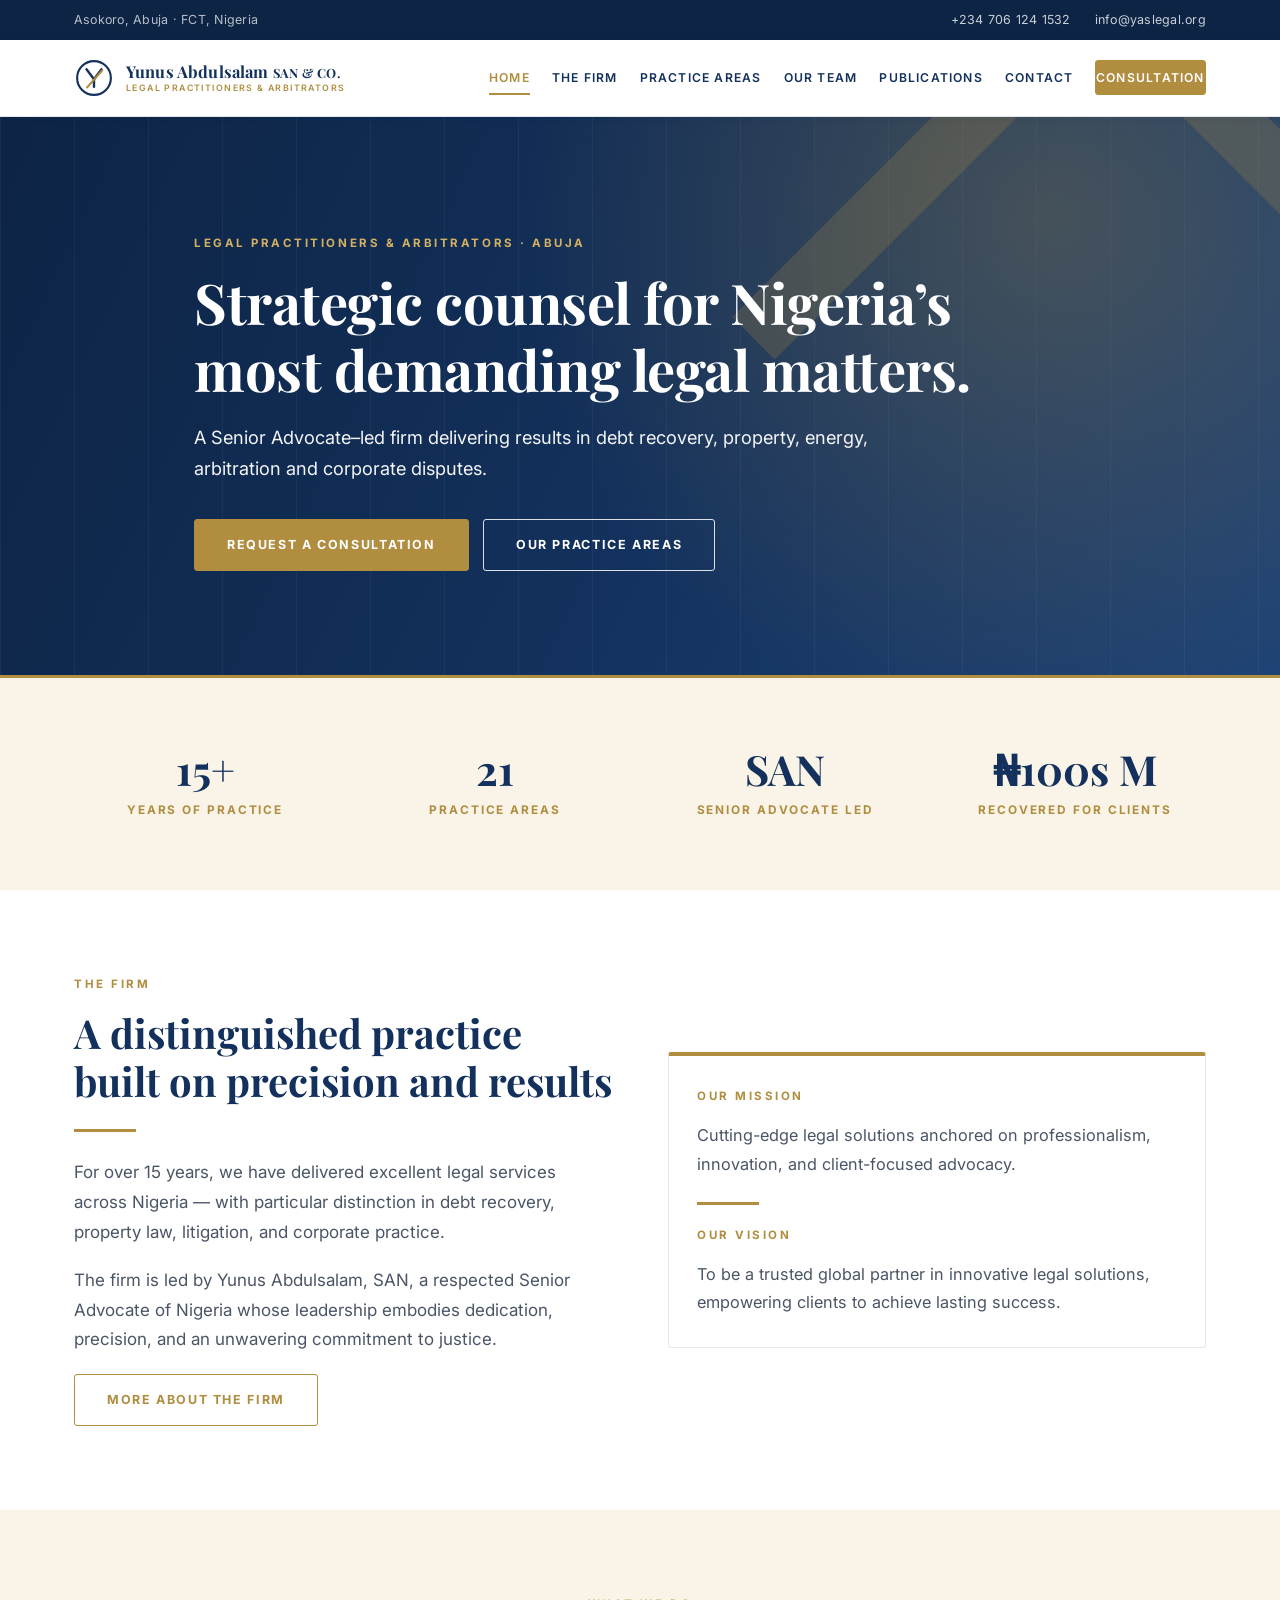
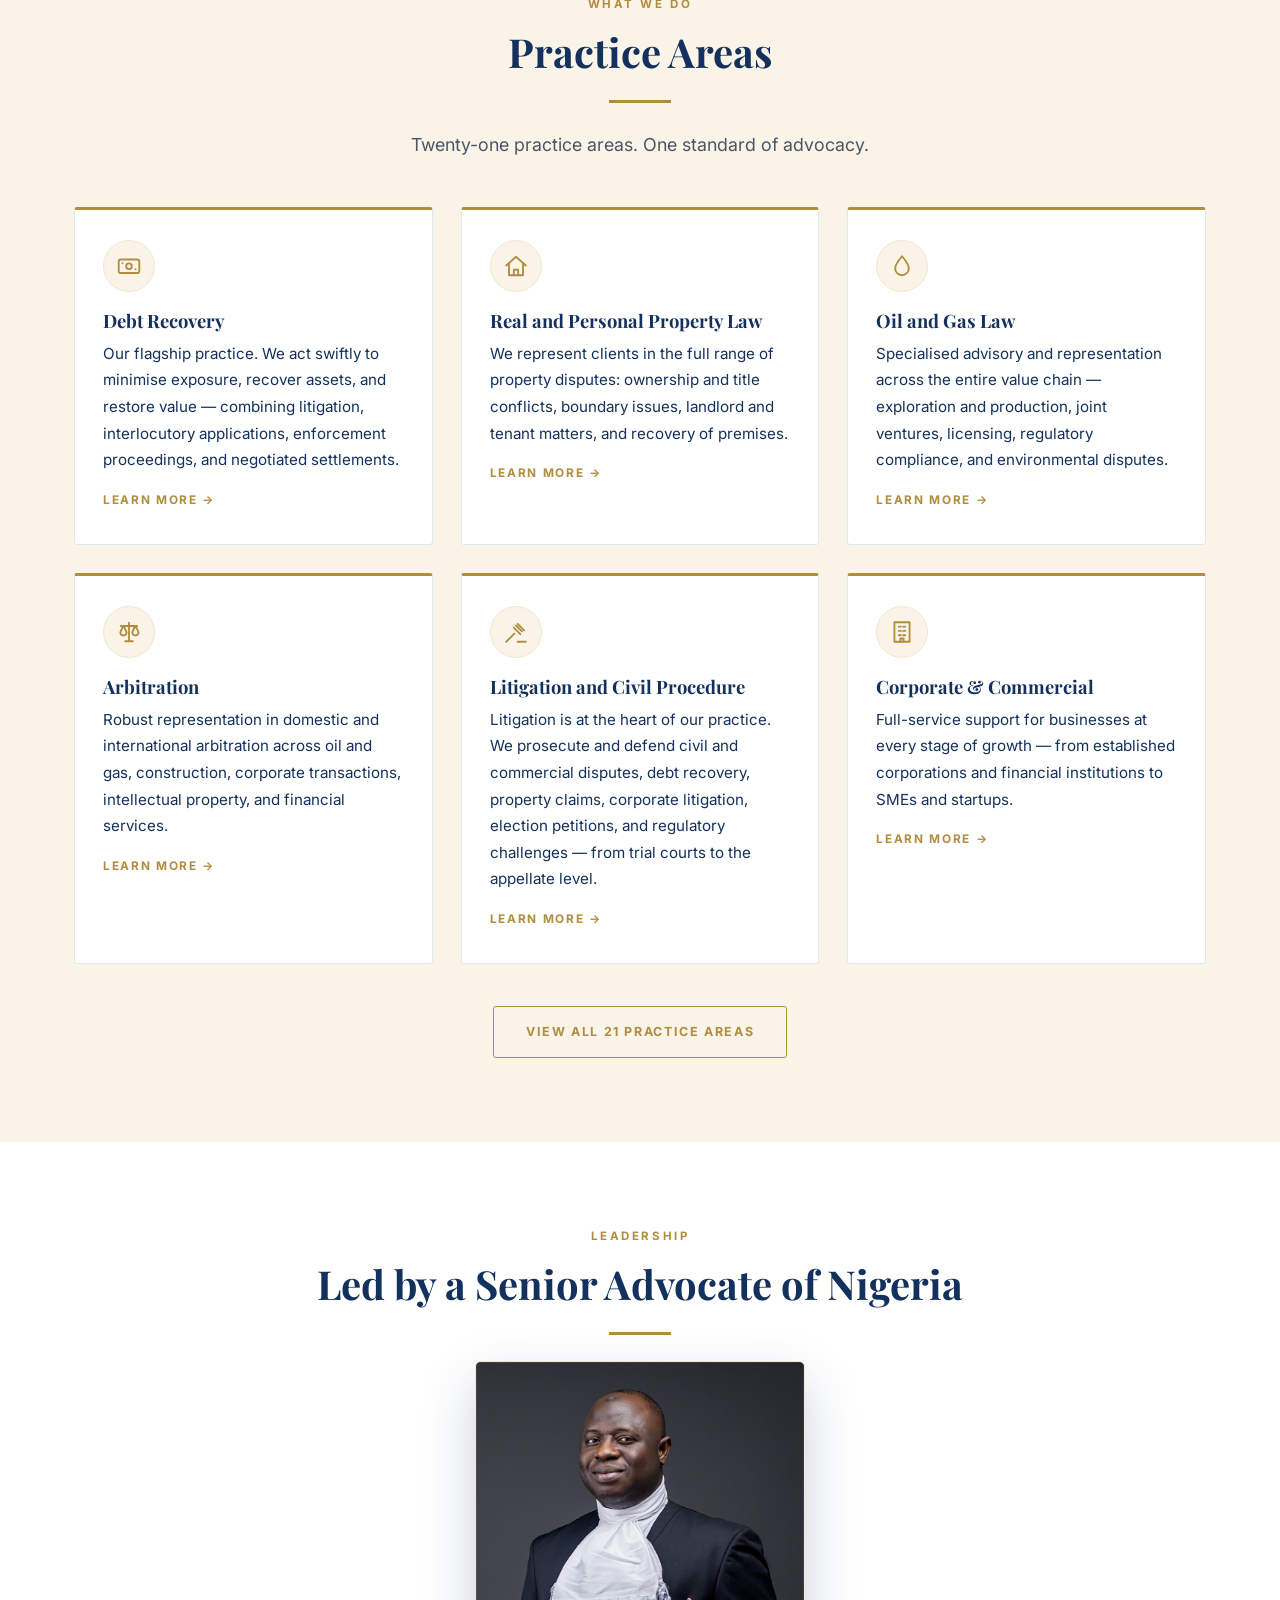
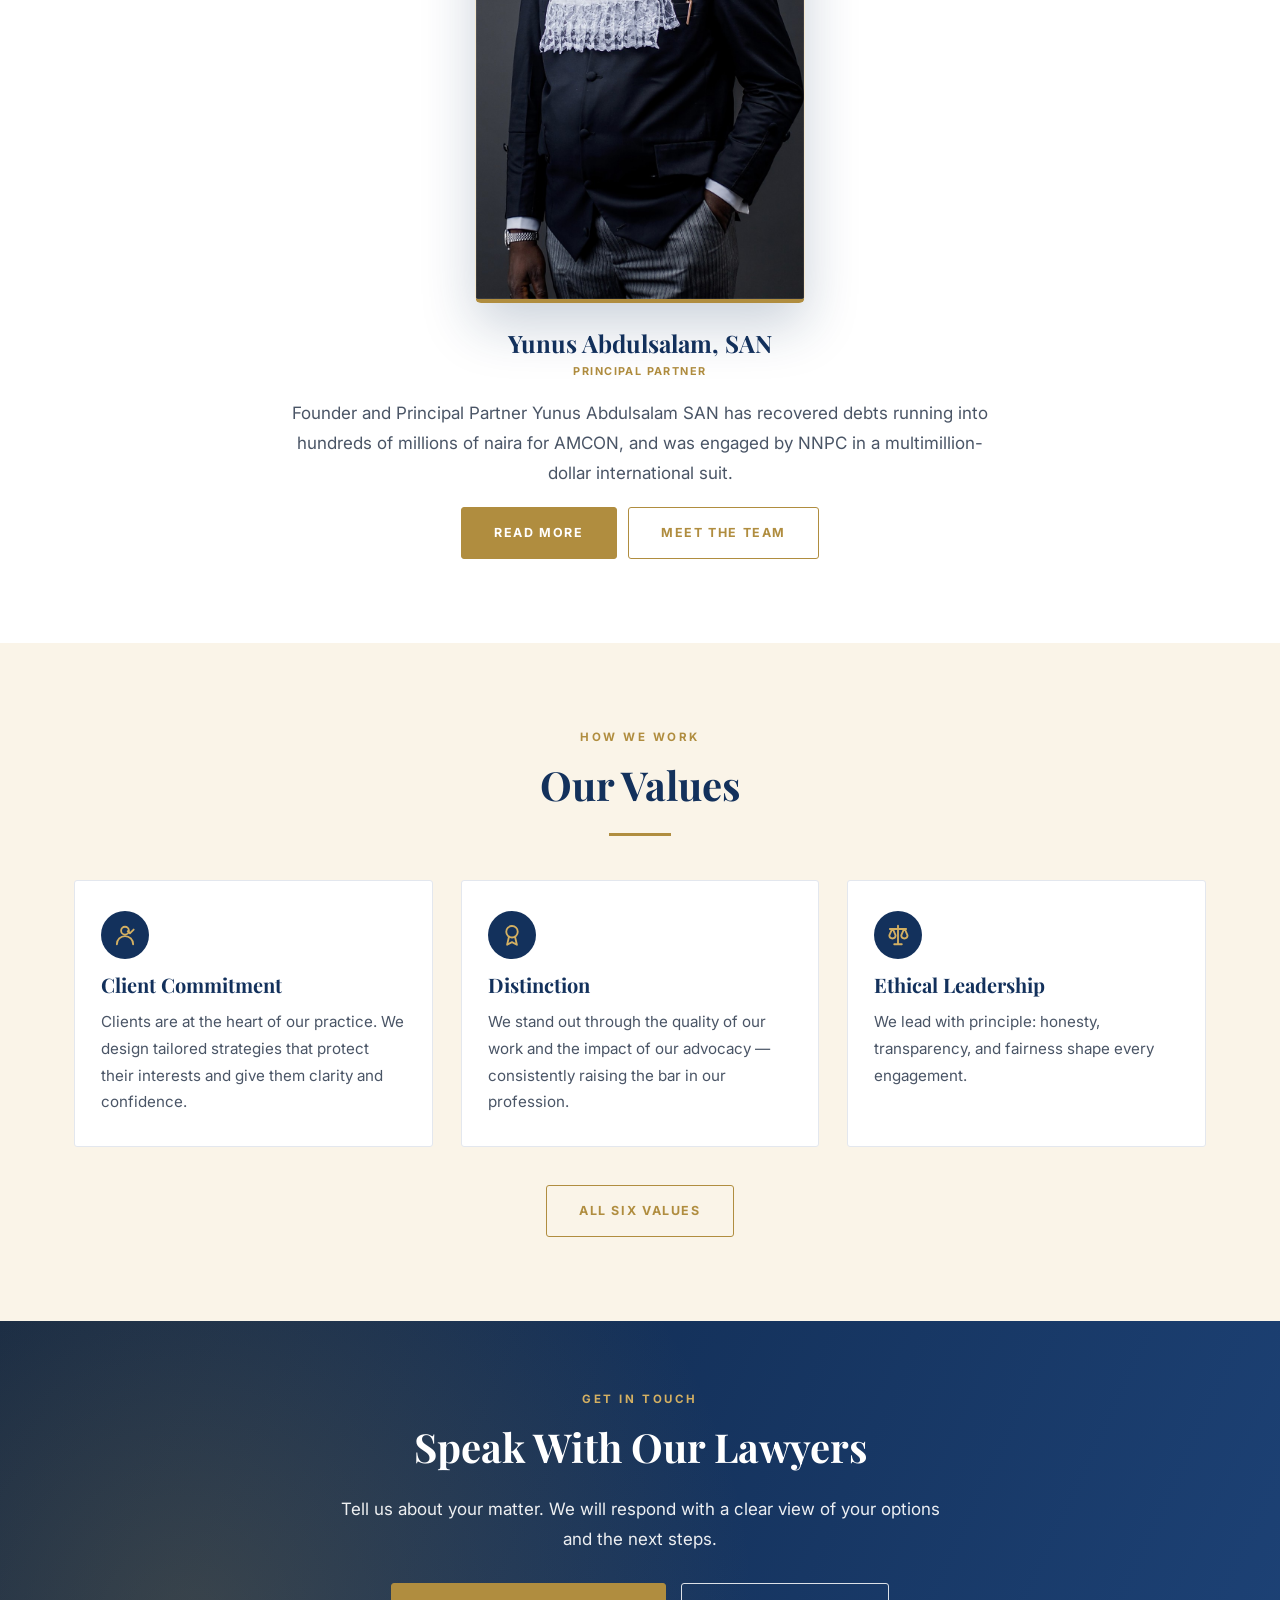
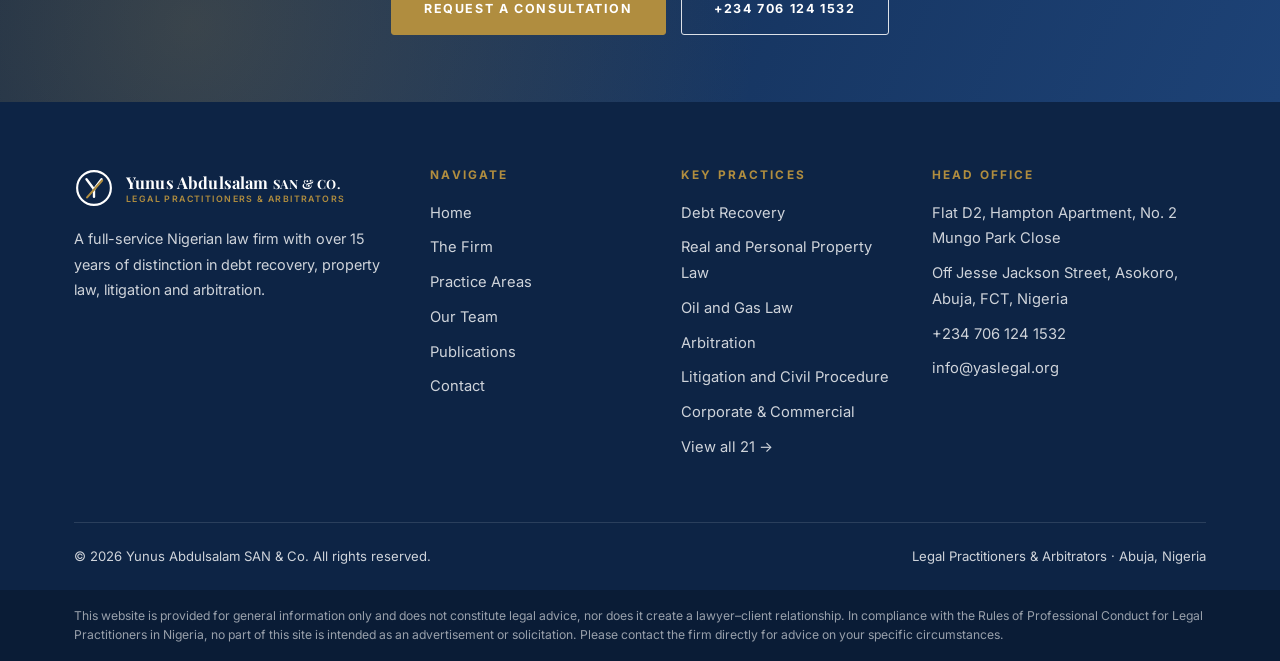
<file: index.html>
<!DOCTYPE html>
<html lang="en">
<head>
<meta charset="utf-8">
<meta name="viewport" content="width=device-width, initial-scale=1">
<title>Leading Law Firm in Abuja | Yunus Abdulsalam SAN &amp; Co.</title>
<meta name="description" content="Yunus Abdulsalam SAN & Co. is a full-service law firm in Asokoro, Abuja, with over 15 years of distinction in debt recovery, property law, litigation and arbitration.">
<meta name="theme-color" content="#13315c">
<meta property="og:title" content="Leading Law Firm in Abuja | Yunus Abdulsalam SAN &amp; Co.">
<meta property="og:description" content="Yunus Abdulsalam SAN & Co. is a full-service law firm in Asokoro, Abuja, with over 15 years of distinction in debt recovery, property law, litigation and arbitration.">
<meta property="og:type" content="website">
<meta property="og:site_name" content="Yunus Abdulsalam SAN &amp; Co.">
<meta property="og:locale" content="en_NG">
<meta property="og:url" content="https://yaslegal.org/">
<meta property="og:image" content="https://yaslegal.org/assets/img/og-card.jpg">
<meta property="og:image:width" content="1200">
<meta property="og:image:height" content="630">
<meta property="og:image:alt" content="Yunus Abdulsalam SAN &amp; Co., Legal Practitioners and Arbitrators, Asokoro, Abuja">
<meta name="twitter:card" content="summary_large_image">
<meta name="twitter:title" content="Leading Law Firm in Abuja | Yunus Abdulsalam SAN &amp; Co.">
<meta name="twitter:description" content="Yunus Abdulsalam SAN & Co. is a full-service law firm in Asokoro, Abuja, with over 15 years of distinction in debt recovery, property law, litigation and arbitration.">
<meta name="twitter:image" content="https://yaslegal.org/assets/img/og-card.jpg">
<meta name="robots" content="index, follow, max-image-preview:large, max-snippet:-1">
<meta name="geo.region" content="NG-FC">
<meta name="geo.placename" content="Asokoro, Abuja">
<link rel="canonical" href="https://yaslegal.org/">
<link rel="icon" href="/favicon.ico" sizes="any">
<link rel="apple-touch-icon" href="/apple-touch-icon.png">
<link rel="manifest" href="/site.webmanifest">
<script type="application/ld+json">{"@context": "https://schema.org", "@type": "LegalService", "name": "Yunus Abdulsalam SAN & Co.", "alternateName": "Yunus Abdulsalam SAN and Co", "description": "Full-service Nigerian law firm in Asokoro, Abuja — debt recovery, property law, litigation, arbitration, energy law and corporate practice.", "url": "https://yaslegal.org/", "telephone": "+2347061241532", "email": "info@yaslegal.org", "address": {"@type": "PostalAddress", "streetAddress": "Flat D2, Hampton Apartment, No. 2 Mungo Park Close, Off Jesse Jackson Street", "addressLocality": "Asokoro, Abuja", "addressRegion": "Federal Capital Territory", "addressCountry": "NG"}, "areaServed": "Nigeria", "founder": {"@type": "Person", "name": "Yunus Abdulsalam", "honorificSuffix": "SAN", "jobTitle": "Principal Partner"}, "knowsAbout": ["Debt Recovery", "Energy Law", "Tax Litigation", "Shipping and Maritime", "Real and Personal Property Law", "Oil and Gas Law", "Administrative Law", "Arbitration", "Litigation and Civil Procedure", "Labour and Employment", "Assets Recovery", "Chieftaincy Matters", "Intellectual Property", "Fundamental Rights", "Consultancy and Advisory Services", "Corporate & Commercial", "Family Law", "Election Petition", "Corporate Litigation", "Criminal Law", "Tort and Personal Injury"], "openingHours": "Mo-Fr 09:00-17:00"}</script>
<link rel="preconnect" href="https://fonts.googleapis.com">
<link rel="preconnect" href="https://fonts.gstatic.com" crossorigin>
<link href="https://fonts.googleapis.com/css2?family=Playfair+Display:wght@500;600;700&amp;family=Inter:wght@400;500;600;700&amp;display=swap" rel="stylesheet">
<link rel="stylesheet" href="assets/styles.css">
</head>
<body>

<div class="topbar">
  <div class="wrap">
    <div class="topbar-items">
      <span class="hide-sm">Asokoro, Abuja &middot; FCT, Nigeria</span>
    </div>
    <div class="topbar-items">
      <a href="tel:+2347061241532">+234 706 124 1532</a>
      <a href="mailto:info@yaslegal.org">info@yaslegal.org</a>
    </div>
  </div>
</div>

<header class="site-header">
  <div class="wrap">
    <a class="logo" href="index.html" aria-label="Yunus Abdulsalam SAN &amp; Co. home">
      <svg viewBox="0 0 64 64" role="img" aria-label="Yunus Abdulsalam SAN &amp; Co. monogram"><circle cx="32" cy="32" r="27" fill="none" stroke="#13315c" stroke-width="3.4"/><path d="M20 18 L32 34 L44 18" fill="none" stroke="#13315c" stroke-width="3.8" stroke-linecap="round" stroke-linejoin="round"/><path d="M32 34 L32 46" fill="none" stroke="#13315c" stroke-width="3.8" stroke-linecap="round"/><path d="M45 20 L21 47" fill="none" stroke="#b08d3f" stroke-width="3.4" stroke-linecap="round"/></svg>
      <span class="logo-text">
        <span class="logo-name">Yunus Abdulsalam <span class="san">SAN &amp; CO.</span></span>
        <span class="logo-tag">Legal Practitioners &amp; Arbitrators</span>
      </span>
    </a>
    <button class="burger" id="burger" aria-label="Menu" aria-expanded="false" aria-controls="nav">
      <span></span><span></span><span></span>
    </button>
    <nav class="nav" id="nav">
        <a href="index.html" class="active">Home</a>
        <a href="about.html">The Firm</a>
        <a href="practice-areas.html">Practice Areas</a>
        <a href="team.html">Our Team</a>
        <a href="publications.html">Publications</a>
        <a href="contact.html">Contact</a>
        <a class="btn btn--nav" href="contact.html">Consultation</a>
    </nav>
  </div>
</header>

<section class="hero">
  <div class="hero-chev" aria-hidden="true"></div>
  <div class="wrap hero-in">
    <span class="eyebrow">Legal Practitioners &amp; Arbitrators &middot; Abuja</span>
    <h1>Strategic counsel for Nigeria&rsquo;s most demanding legal matters.</h1>
    <p>A Senior Advocate&ndash;led firm delivering results in debt recovery, property, energy, arbitration and corporate disputes.</p>
    <div class="hero-actions">
      <a class="btn" href="contact.html">Request a Consultation</a>
      <a class="btn btn--light" href="practice-areas.html">Our Practice Areas</a>
    </div>
  </div>
</section>

<section class="stats section--tight">
  <div class="wrap">
    <div class="grid grid-4">
      <div class="stat"><b>15+</b><span>Years of practice</span></div>
      <div class="stat"><b>21</b><span>Practice areas</span></div>
      <div class="stat"><b>SAN</b><span>Senior Advocate led</span></div>
      <div class="stat"><b>&#8358;100s M</b><span>Recovered for clients</span></div>
    </div>
  </div>
</section>

<section class="section">
  <div class="wrap">
    <div class="grid grid-2" style="gap:56px;align-items:center">
      <div>
        <span class="eyebrow">The Firm</span>
        <h2>A distinguished practice built on precision and results</h2>
        <hr class="rule">
        <p>For over 15 years, we have delivered excellent legal services across Nigeria &mdash; with particular distinction in debt recovery, property law, litigation, and corporate practice.</p>
        <p>The firm is led by Yunus Abdulsalam, SAN, a respected Senior Advocate of Nigeria whose leadership embodies dedication, precision, and an unwavering commitment to justice.</p>
        <a class="btn btn--ghost" href="about.html">More About the Firm</a>
      </div>
      <div>
        <div class="card" style="border-top-width:4px">
          <span class="eyebrow">Our Mission</span>
          <p style="font-size:1.02rem">Cutting-edge legal solutions anchored on professionalism, innovation, and client-focused advocacy.</p>
          <hr class="rule" style="margin:24px 0 20px">
          <span class="eyebrow">Our Vision</span>
          <p style="font-size:1.02rem;margin-bottom:0">To be a trusted global partner in innovative legal solutions, empowering clients to achieve lasting success.</p>
        </div>
      </div>
    </div>
  </div>
</section>

<section class="section section--sand">
  <div class="wrap">
    <div class="center" style="max-width:640px;margin:0 auto 46px">
      <span class="eyebrow">What We Do</span>
      <h2>Practice Areas</h2>
      <hr class="rule rule--center">
      <p class="lead">Twenty-one practice areas. One standard of advocacy.</p>
    </div>
    <div class="grid grid-3">
      <a class="card" href="practice-areas.html#debt-recovery">
        <span class="card-ico"><svg class="ico" viewBox="0 0 24 24" fill="none" stroke="currentColor" stroke-width="1.7" stroke-linecap="round" stroke-linejoin="round" aria-hidden="true"><rect x="2.5" y="6" width="19" height="12.5" rx="2"/><circle cx="12" cy="12.2" r="2.6"/><path d="M6 9.5h.01M18 15h.01"/></svg></span>
        <h3>Debt Recovery</h3><p>Our flagship practice. We act swiftly to minimise exposure, recover assets, and restore value — combining litigation, interlocutory applications, enforcement proceedings, and negotiated settlements.</p>
        <span class="card-more">Learn more &rarr;</span>
      </a>
      <a class="card" href="practice-areas.html#property-law">
        <span class="card-ico"><svg class="ico" viewBox="0 0 24 24" fill="none" stroke="currentColor" stroke-width="1.7" stroke-linecap="round" stroke-linejoin="round" aria-hidden="true"><path d="M3 11.5 12 3.5l9 8"/><path d="M5.5 10v10.5h13V10"/><path d="M10 20.5v-5h4v5"/></svg></span>
        <h3>Real and Personal Property Law</h3><p>We represent clients in the full range of property disputes: ownership and title conflicts, boundary issues, landlord and tenant matters, and recovery of premises.</p>
        <span class="card-more">Learn more &rarr;</span>
      </a>
      <a class="card" href="practice-areas.html#oil-and-gas">
        <span class="card-ico"><svg class="ico" viewBox="0 0 24 24" fill="none" stroke="currentColor" stroke-width="1.7" stroke-linecap="round" stroke-linejoin="round" aria-hidden="true"><path d="M12 3s6.3 7.3 6.3 11.2a6.3 6.3 0 0 1-12.6 0C5.7 10.3 12 3 12 3z"/></svg></span>
        <h3>Oil and Gas Law</h3><p>Specialised advisory and representation across the entire value chain — exploration and production, joint ventures, licensing, regulatory compliance, and environmental disputes.</p>
        <span class="card-more">Learn more &rarr;</span>
      </a>
      <a class="card" href="practice-areas.html#arbitration">
        <span class="card-ico"><svg class="ico" viewBox="0 0 24 24" fill="none" stroke="currentColor" stroke-width="1.7" stroke-linecap="round" stroke-linejoin="round" aria-hidden="true"><path d="M12 3.5v17M8.5 20.5h7M4.5 6.5h15"/><path d="M6.5 6.5 4 12.3a2.9 2.9 0 0 0 5.8 0L7.3 6.5M17.5 6.5l-2.5 5.8a2.9 2.9 0 0 0 5.8 0l-2.5-5.8"/></svg></span>
        <h3>Arbitration</h3><p>Robust representation in domestic and international arbitration across oil and gas, construction, corporate transactions, intellectual property, and financial services.</p>
        <span class="card-more">Learn more &rarr;</span>
      </a>
      <a class="card" href="practice-areas.html#litigation">
        <span class="card-ico"><svg class="ico" viewBox="0 0 24 24" fill="none" stroke="currentColor" stroke-width="1.7" stroke-linecap="round" stroke-linejoin="round" aria-hidden="true"><path d="m13.5 4.5 6 6"/><path d="m10 8 6 6"/><path d="m12 6 5.5 5.5"/><path d="M3 21l7.5-7.5"/><path d="M13.5 21H21"/></svg></span>
        <h3>Litigation and Civil Procedure</h3><p>Litigation is at the heart of our practice. We prosecute and defend civil and commercial disputes, debt recovery, property claims, corporate litigation, election petitions, and regulatory challenges — from trial courts to the appellate level.</p>
        <span class="card-more">Learn more &rarr;</span>
      </a>
      <a class="card" href="practice-areas.html#corporate-commercial">
        <span class="card-ico"><svg class="ico" viewBox="0 0 24 24" fill="none" stroke="currentColor" stroke-width="1.7" stroke-linecap="round" stroke-linejoin="round" aria-hidden="true"><rect x="5" y="3" width="14" height="18"/><path d="M9 7h2m2 0h2M9 11h2m2 0h2M9 15h2m2 0h2"/><path d="M10.5 21v-3h3v3"/></svg></span>
        <h3>Corporate &amp; Commercial</h3><p>Full-service support for businesses at every stage of growth — from established corporations and financial institutions to SMEs and startups.</p>
        <span class="card-more">Learn more &rarr;</span>
      </a>
    </div>
    <div class="center" style="margin-top:42px">
      <a class="btn btn--ghost" href="practice-areas.html">View All 21 Practice Areas</a>
    </div>
  </div>
</section>

<section class="section">
  <div class="wrap center" style="max-width:760px">
    <span class="eyebrow">Leadership</span>
    <h2>Led by a Senior Advocate of Nigeria</h2>
    <hr class="rule rule--center">
    <span class="lead-portrait reveal">
      <img src="assets/img/yunus-abdulsalam-robe.jpg" alt="Yunus Abdulsalam, SAN, Principal Partner, in Senior Advocate robes" width="880" height="1441" loading="lazy" decoding="async">
    </span>
    <h3 style="font-size:1.5rem;margin-bottom:.15em">Yunus Abdulsalam, SAN</h3>
    <p class="mini-role" style="margin-bottom:18px">Principal Partner</p>
    <p>Founder and Principal Partner Yunus Abdulsalam SAN has recovered debts running into hundreds of millions of naira for AMCON, and was engaged by NNPC in a multimillion-dollar international suit.</p>
    <div style="display:flex;gap:12px;justify-content:center;flex-wrap:wrap;margin-top:6px">
      <a class="btn" href="yunus-abdulsalam.html">Read More</a>
      <a class="btn btn--ghost" href="team.html">Meet the Team</a>
    </div>
  </div>
</section>

<section class="section section--sand">
  <div class="wrap">
    <div class="center" style="max-width:620px;margin:0 auto 44px">
      <span class="eyebrow">How We Work</span>
      <h2>Our Values</h2>
      <hr class="rule rule--center">
    </div>
    <div class="grid grid-3">
      <div class="value-card"><span class="value-ico"><svg class="ico" viewBox="0 0 24 24" fill="none" stroke="currentColor" stroke-width="1.7" stroke-linecap="round" stroke-linejoin="round" aria-hidden="true"><circle cx="12" cy="8" r="3.6"/><path d="M4.5 20.5a7.5 7.5 0 0 1 15 0"/><path d="m14.5 8.5 2 2 3.5-3.5"/></svg></span><h3>Client Commitment</h3><p style="font-size:.95rem;margin:0">Clients are at the heart of our practice. We design tailored strategies that protect their interests and give them clarity and confidence.</p></div>
      <div class="value-card"><span class="value-ico"><svg class="ico" viewBox="0 0 24 24" fill="none" stroke="currentColor" stroke-width="1.7" stroke-linecap="round" stroke-linejoin="round" aria-hidden="true"><circle cx="12" cy="9" r="5.3"/><path d="M9.2 13.6 7.5 21l4.5-2.4L16.5 21l-1.7-7.4"/></svg></span><h3>Distinction</h3><p style="font-size:.95rem;margin:0">We stand out through the quality of our work and the impact of our advocacy — consistently raising the bar in our profession.</p></div>
      <div class="value-card"><span class="value-ico"><svg class="ico" viewBox="0 0 24 24" fill="none" stroke="currentColor" stroke-width="1.7" stroke-linecap="round" stroke-linejoin="round" aria-hidden="true"><path d="M12 3.5v17M8.5 20.5h7M4.5 6.5h15"/><path d="M6.5 6.5 4 12.3a2.9 2.9 0 0 0 5.8 0L7.3 6.5M17.5 6.5l-2.5 5.8a2.9 2.9 0 0 0 5.8 0l-2.5-5.8"/></svg></span><h3>Ethical Leadership</h3><p style="font-size:.95rem;margin:0">We lead with principle: honesty, transparency, and fairness shape every engagement.</p></div>
    </div>
    <div class="center" style="margin-top:38px"><a class="btn btn--ghost" href="about.html#values">All Six Values</a></div>
  </div>
</section>

<section class="cta">
  <div class="wrap">
    <span class="eyebrow" style="color:var(--gold-light)">Get in touch</span>
    <h2>Speak With Our Lawyers</h2>
    <p>Tell us about your matter. We will respond with a clear view of your options and the next steps.</p>
    <a class="btn" href="contact.html">Request a Consultation</a>
    <a class="btn btn--light" href="tel:+2347061241532" style="margin-left:10px">+234 706 124 1532</a>
  </div>
</section>

<footer class="site-footer">
  <div class="wrap">
    <div class="footer-grid">
      <div class="footer-brand">
        <a class="logo logo--light" href="index.html" aria-label="Yunus Abdulsalam SAN &amp; Co. home">
      <svg viewBox="0 0 64 64" role="img" aria-label="Yunus Abdulsalam SAN &amp; Co. monogram"><circle cx="32" cy="32" r="27" fill="none" stroke="#ffffff" stroke-width="3.4"/><path d="M20 18 L32 34 L44 18" fill="none" stroke="#ffffff" stroke-width="3.8" stroke-linecap="round" stroke-linejoin="round"/><path d="M32 34 L32 46" fill="none" stroke="#ffffff" stroke-width="3.8" stroke-linecap="round"/><path d="M45 20 L21 47" fill="none" stroke="#b08d3f" stroke-width="3.4" stroke-linecap="round"/></svg>
      <span class="logo-text">
        <span class="logo-name">Yunus Abdulsalam <span class="san">SAN &amp; CO.</span></span>
        <span class="logo-tag">Legal Practitioners &amp; Arbitrators</span>
      </span>
    </a>
        <p>A full-service Nigerian law firm with over 15 years of distinction in debt recovery, property law, litigation and arbitration.</p>
      </div>
      <div>
        <h4>Navigate</h4>
        <ul>
      <li><a href="index.html">Home</a></li>
      <li><a href="about.html">The Firm</a></li>
      <li><a href="practice-areas.html">Practice Areas</a></li>
      <li><a href="team.html">Our Team</a></li>
      <li><a href="publications.html">Publications</a></li>
      <li><a href="contact.html">Contact</a></li>
        </ul>
      </div>
      <div>
        <h4>Key Practices</h4>
        <ul>
      <li><a href="practice-areas.html#debt-recovery">Debt Recovery</a></li>
      <li><a href="practice-areas.html#property-law">Real and Personal Property Law</a></li>
      <li><a href="practice-areas.html#oil-and-gas">Oil and Gas Law</a></li>
      <li><a href="practice-areas.html#arbitration">Arbitration</a></li>
      <li><a href="practice-areas.html#litigation">Litigation and Civil Procedure</a></li>
      <li><a href="practice-areas.html#corporate-commercial">Corporate &amp; Commercial</a></li>
          <li><a href="practice-areas.html">View all 21 &rarr;</a></li>
        </ul>
      </div>
      <div>
        <h4>Head Office</h4>
        <ul>
          <li>Flat D2, Hampton Apartment, No. 2 Mungo Park Close</li>
          <li>Off Jesse Jackson Street, Asokoro, Abuja, FCT, Nigeria</li>
          <li><a href="tel:+2347061241532">+234 706 124 1532</a></li>
          <li><a href="mailto:info@yaslegal.org">info@yaslegal.org</a></li>
        </ul>
      </div>
    </div>
    <div class="footer-bottom">
      <span>&copy; 2026 Yunus Abdulsalam SAN &amp; Co. All rights reserved.</span>
      <span>Legal Practitioners &amp; Arbitrators &middot; Abuja, Nigeria</span>
    </div>
  </div>
  <div class="disclaimer">
    <div class="wrap">
      This website is provided for general information only and does not constitute legal advice, nor does it create a lawyer&ndash;client relationship. In compliance with the Rules of Professional Conduct for Legal Practitioners in Nigeria, no part of this site is intended as an advertisement or solicitation. Please contact the firm directly for advice on your specific circumstances.
    </div>
  </div>
</footer>

<script>
(function(){
  var b=document.getElementById('burger'), n=document.getElementById('nav');
  if(b&&n){
    b.addEventListener('click',function(){
      var open=n.classList.toggle('open');
      b.setAttribute('aria-expanded',open?'true':'false');
      document.body.style.overflow=open?'hidden':'';
    });
    n.addEventListener('click',function(e){
      if(e.target.tagName==='A'){n.classList.remove('open');b.setAttribute('aria-expanded','false');document.body.style.overflow='';}
    });
  }
  var reduce = window.matchMedia && window.matchMedia('(prefers-reduced-motion: reduce)').matches;
  var els = document.querySelectorAll('.reveal, .card, .value-card, .person, .pub-item, .fact, .stat');
  if (reduce || !('IntersectionObserver' in window)) {
    for (var i=0;i<els.length;i++) els[i].classList.add('is-in');
  } else {
    for (var j=0;j<els.length;j++) els[j].classList.add('will-reveal');
    var io = new IntersectionObserver(function(entries){
      entries.forEach(function(en){
        if (en.isIntersecting) { en.target.classList.add('is-in'); io.unobserve(en.target); }
      });
    }, { rootMargin: '0px 0px -40px 0px', threshold: 0.06 });
    for (var k=0;k<els.length;k++) io.observe(els[k]);
  }
  var f=document.getElementById('enquiry');
  if(f){
    f.addEventListener('submit',function(e){
      e.preventDefault();
      var d=new FormData(f);
      var body='Name: '+d.get('name')+'%0D%0APhone: '+d.get('phone')
        +'%0D%0AArea of interest: '+d.get('area')+'%0D%0A%0D%0A'+encodeURIComponent(d.get('message')||'');
      window.location.href='mailto:info@yaslegal.org?subject='
        +encodeURIComponent('Website enquiry — '+(d.get('name')||''))+'&body='+body;
      document.getElementById('formStatus').textContent='Opening your email client…';
    });
  }
})();
</script>
</body>
</html>
</file>
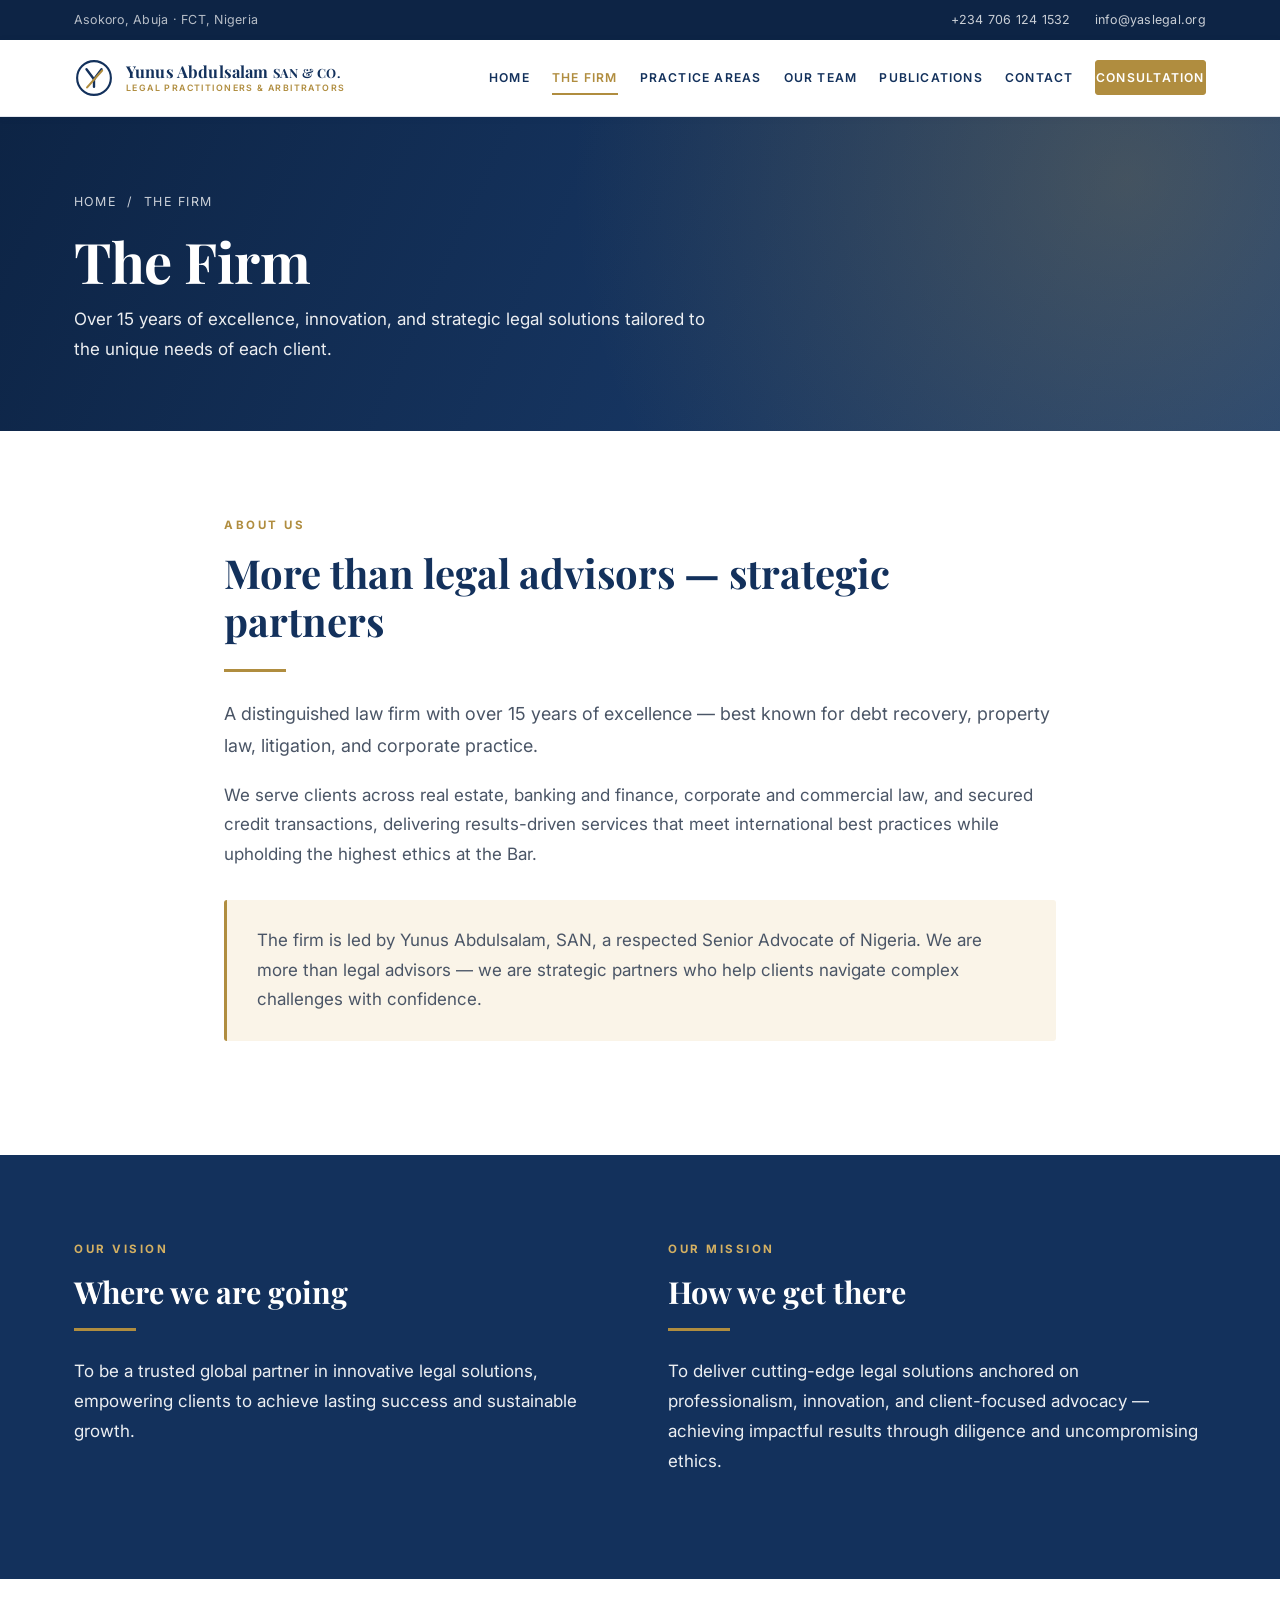
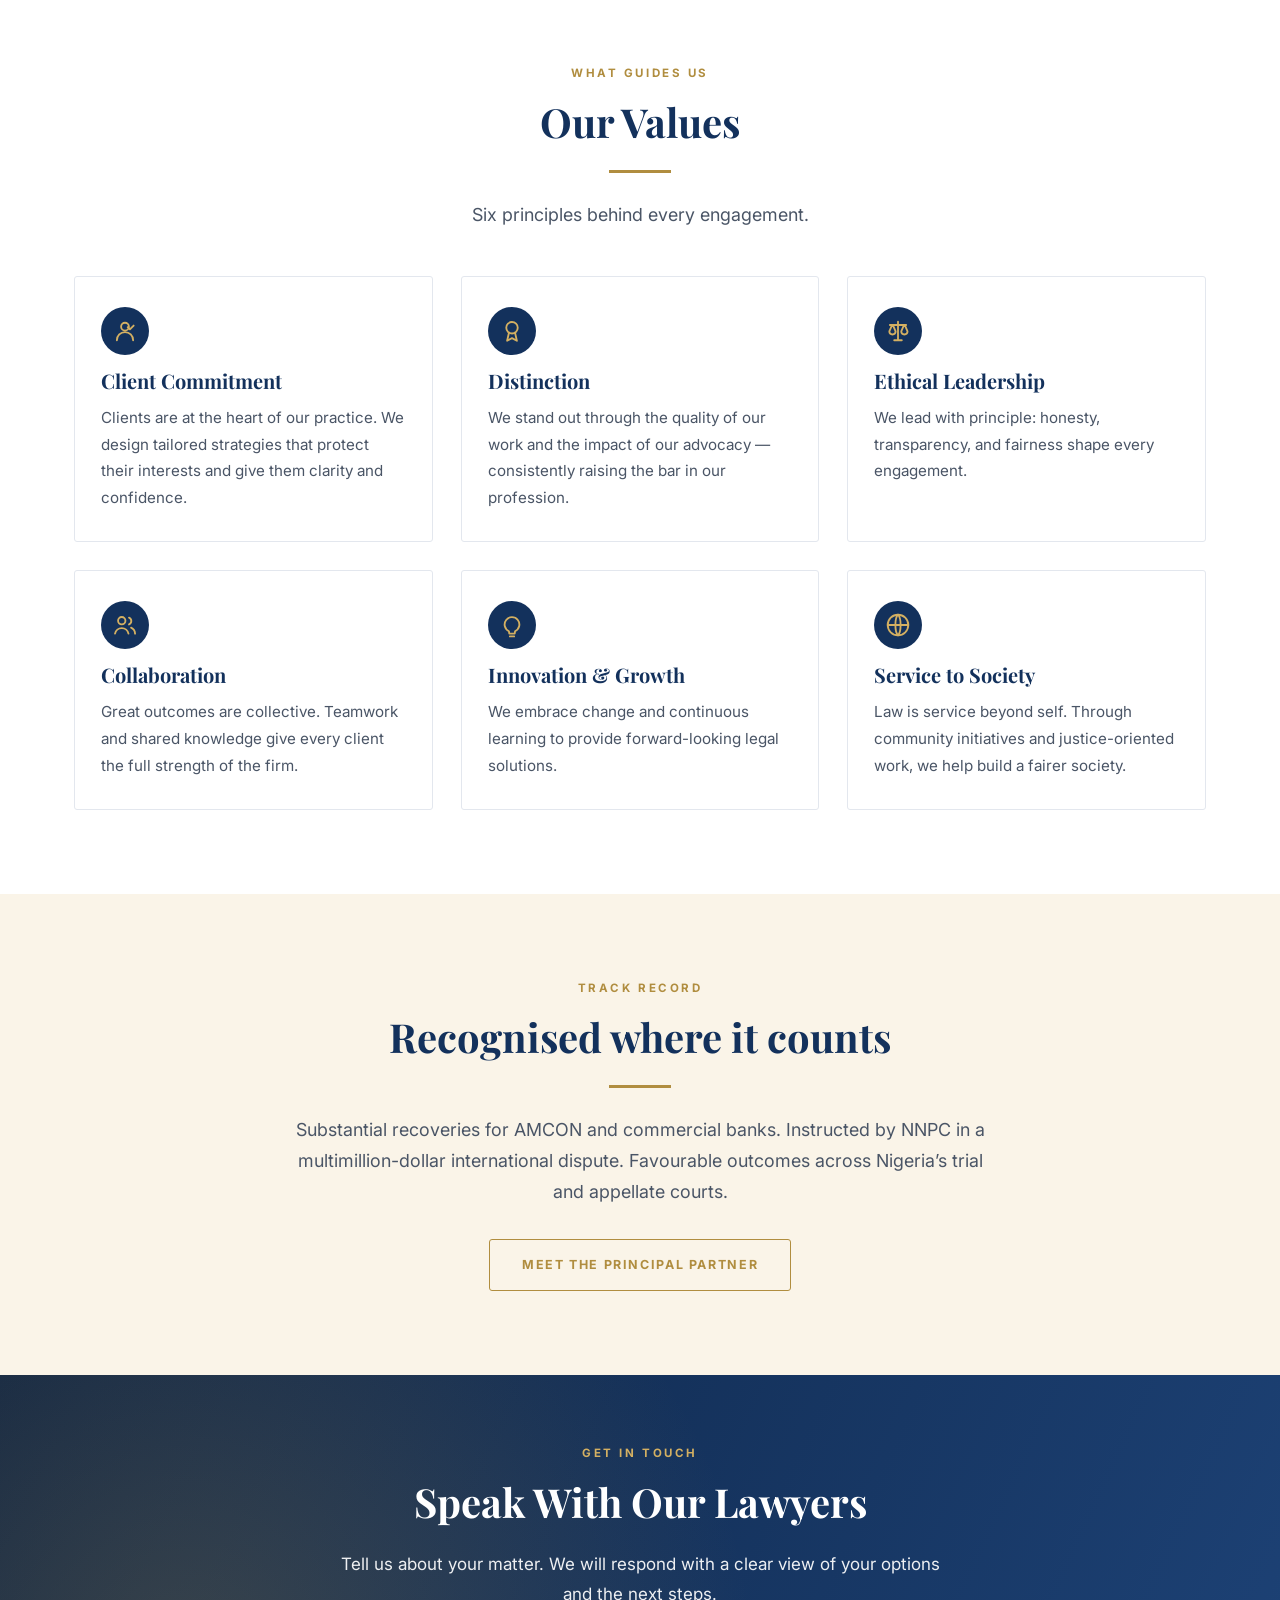
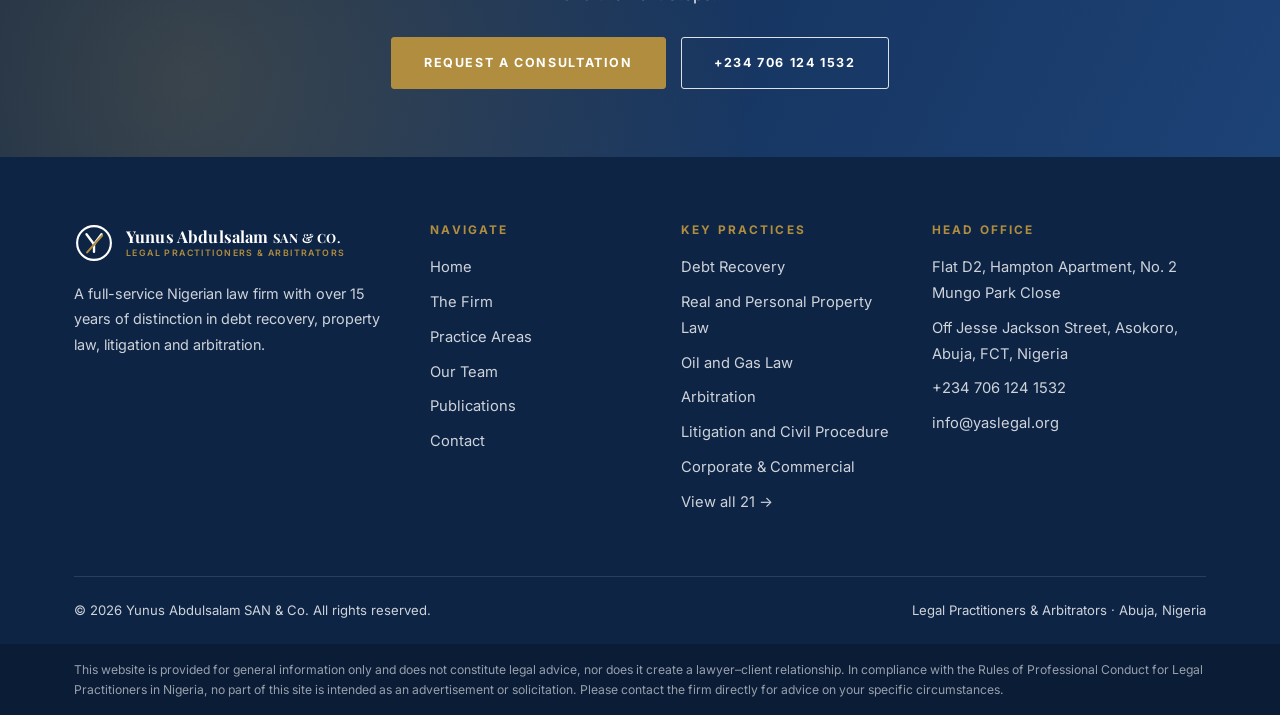
<file: about.html>
<!DOCTYPE html>
<html lang="en">
<head>
<meta charset="utf-8">
<meta name="viewport" content="width=device-width, initial-scale=1">
<title>The Firm | Yunus Abdulsalam SAN &amp; Co.</title>
<meta name="description" content="Learn about Yunus Abdulsalam SAN & Co. — a distinguished Abuja law firm with over 15 years of excellence in Nigerian legal practice.">
<meta name="theme-color" content="#13315c">
<meta property="og:title" content="The Firm | Yunus Abdulsalam SAN &amp; Co.">
<meta property="og:description" content="Learn about Yunus Abdulsalam SAN & Co. — a distinguished Abuja law firm with over 15 years of excellence in Nigerian legal practice.">
<meta property="og:type" content="website">
<meta property="og:site_name" content="Yunus Abdulsalam SAN &amp; Co.">
<meta property="og:locale" content="en_NG">
<meta property="og:url" content="https://yaslegal.org/about.html">
<meta property="og:image" content="https://yaslegal.org/assets/img/og-card.jpg">
<meta property="og:image:width" content="1200">
<meta property="og:image:height" content="630">
<meta property="og:image:alt" content="Yunus Abdulsalam SAN &amp; Co., Legal Practitioners and Arbitrators, Asokoro, Abuja">
<meta name="twitter:card" content="summary_large_image">
<meta name="twitter:title" content="The Firm | Yunus Abdulsalam SAN &amp; Co.">
<meta name="twitter:description" content="Learn about Yunus Abdulsalam SAN & Co. — a distinguished Abuja law firm with over 15 years of excellence in Nigerian legal practice.">
<meta name="twitter:image" content="https://yaslegal.org/assets/img/og-card.jpg">
<meta name="robots" content="index, follow, max-image-preview:large, max-snippet:-1">
<meta name="geo.region" content="NG-FC">
<meta name="geo.placename" content="Asokoro, Abuja">
<link rel="canonical" href="https://yaslegal.org/about.html">
<link rel="icon" href="/favicon.ico" sizes="any">
<link rel="apple-touch-icon" href="/apple-touch-icon.png">
<link rel="manifest" href="/site.webmanifest">
<script type="application/ld+json">{"@context": "https://schema.org", "@type": "LegalService", "name": "Yunus Abdulsalam SAN & Co.", "alternateName": "Yunus Abdulsalam SAN and Co", "description": "Full-service Nigerian law firm in Asokoro, Abuja — debt recovery, property law, litigation, arbitration, energy law and corporate practice.", "url": "https://yaslegal.org/", "telephone": "+2347061241532", "email": "info@yaslegal.org", "address": {"@type": "PostalAddress", "streetAddress": "Flat D2, Hampton Apartment, No. 2 Mungo Park Close, Off Jesse Jackson Street", "addressLocality": "Asokoro, Abuja", "addressRegion": "Federal Capital Territory", "addressCountry": "NG"}, "areaServed": "Nigeria", "founder": {"@type": "Person", "name": "Yunus Abdulsalam", "honorificSuffix": "SAN", "jobTitle": "Principal Partner"}, "knowsAbout": ["Debt Recovery", "Energy Law", "Tax Litigation", "Shipping and Maritime", "Real and Personal Property Law", "Oil and Gas Law", "Administrative Law", "Arbitration", "Litigation and Civil Procedure", "Labour and Employment", "Assets Recovery", "Chieftaincy Matters", "Intellectual Property", "Fundamental Rights", "Consultancy and Advisory Services", "Corporate & Commercial", "Family Law", "Election Petition", "Corporate Litigation", "Criminal Law", "Tort and Personal Injury"], "openingHours": "Mo-Fr 09:00-17:00"}</script>
<script type="application/ld+json">{"@context": "https://schema.org", "@type": "BreadcrumbList", "itemListElement": [{"@type": "ListItem", "position": 1, "name": "Home", "item": "https://yaslegal.org/"}, {"@type": "ListItem", "position": 2, "name": "The Firm", "item": "https://yaslegal.org/about.html"}]}</script>
<link rel="preconnect" href="https://fonts.googleapis.com">
<link rel="preconnect" href="https://fonts.gstatic.com" crossorigin>
<link href="https://fonts.googleapis.com/css2?family=Playfair+Display:wght@500;600;700&amp;family=Inter:wght@400;500;600;700&amp;display=swap" rel="stylesheet">
<link rel="stylesheet" href="assets/styles.css">
</head>
<body>

<div class="topbar">
  <div class="wrap">
    <div class="topbar-items">
      <span class="hide-sm">Asokoro, Abuja &middot; FCT, Nigeria</span>
    </div>
    <div class="topbar-items">
      <a href="tel:+2347061241532">+234 706 124 1532</a>
      <a href="mailto:info@yaslegal.org">info@yaslegal.org</a>
    </div>
  </div>
</div>

<header class="site-header">
  <div class="wrap">
    <a class="logo" href="index.html" aria-label="Yunus Abdulsalam SAN &amp; Co. home">
      <svg viewBox="0 0 64 64" role="img" aria-label="Yunus Abdulsalam SAN &amp; Co. monogram"><circle cx="32" cy="32" r="27" fill="none" stroke="#13315c" stroke-width="3.4"/><path d="M20 18 L32 34 L44 18" fill="none" stroke="#13315c" stroke-width="3.8" stroke-linecap="round" stroke-linejoin="round"/><path d="M32 34 L32 46" fill="none" stroke="#13315c" stroke-width="3.8" stroke-linecap="round"/><path d="M45 20 L21 47" fill="none" stroke="#b08d3f" stroke-width="3.4" stroke-linecap="round"/></svg>
      <span class="logo-text">
        <span class="logo-name">Yunus Abdulsalam <span class="san">SAN &amp; CO.</span></span>
        <span class="logo-tag">Legal Practitioners &amp; Arbitrators</span>
      </span>
    </a>
    <button class="burger" id="burger" aria-label="Menu" aria-expanded="false" aria-controls="nav">
      <span></span><span></span><span></span>
    </button>
    <nav class="nav" id="nav">
        <a href="index.html">Home</a>
        <a href="about.html" class="active">The Firm</a>
        <a href="practice-areas.html">Practice Areas</a>
        <a href="team.html">Our Team</a>
        <a href="publications.html">Publications</a>
        <a href="contact.html">Contact</a>
        <a class="btn btn--nav" href="contact.html">Consultation</a>
    </nav>
  </div>
</header>

<section class="pagehead">
  <div class="wrap">
    <div class="crumbs"><a href="index.html">Home</a> &nbsp;/&nbsp; The Firm</div>
    <h1>The Firm</h1>
    <p>Over 15 years of excellence, innovation, and strategic legal solutions tailored to the unique needs of each client.</p>
  </div>
</section>

<section class="section">
  <div class="wrap" style="max-width:880px">
    <span class="eyebrow">About Us</span>
    <h2>More than legal advisors &mdash; strategic partners</h2>
    <hr class="rule">
    <p class="lead">A distinguished law firm with over 15 years of excellence &mdash; best known for debt recovery, property law, litigation, and corporate practice.</p>
    <p>We serve clients across real estate, banking and finance, corporate and commercial law, and secured credit transactions, delivering results-driven services that meet international best practices while upholding the highest ethics at the Bar.</p>
    <div class="highlight-box">
      <p>The firm is led by Yunus Abdulsalam, SAN, a respected Senior Advocate of Nigeria. We are more than legal advisors &mdash; we are strategic partners who help clients navigate complex challenges with confidence.</p>
    </div>
  </div>
</section>

<section class="section section--navy">
  <div class="wrap">
    <div class="grid grid-2" style="gap:56px">
      <div>
        <span class="eyebrow" style="color:var(--gold-light)">Our Vision</span>
        <h2 style="font-size:1.9rem">Where we are going</h2>
        <hr class="rule">
        <p>To be a trusted global partner in innovative legal solutions, empowering clients to achieve lasting success and sustainable growth.</p>
      </div>
      <div>
        <span class="eyebrow" style="color:var(--gold-light)">Our Mission</span>
        <h2 style="font-size:1.9rem">How we get there</h2>
        <hr class="rule">
        <p>To deliver cutting-edge legal solutions anchored on professionalism, innovation, and client-focused advocacy &mdash; achieving impactful results through diligence and uncompromising ethics.</p>
      </div>
    </div>
  </div>
</section>

<section class="section" id="values">
  <div class="wrap">
    <div class="center" style="max-width:640px;margin:0 auto 46px">
      <span class="eyebrow">What Guides Us</span>
      <h2>Our Values</h2>
      <hr class="rule rule--center">
      <p class="lead">Six principles behind every engagement.</p>
    </div>
    <div class="grid grid-3">
      <div class="value-card"><span class="value-ico"><svg class="ico" viewBox="0 0 24 24" fill="none" stroke="currentColor" stroke-width="1.7" stroke-linecap="round" stroke-linejoin="round" aria-hidden="true"><circle cx="12" cy="8" r="3.6"/><path d="M4.5 20.5a7.5 7.5 0 0 1 15 0"/><path d="m14.5 8.5 2 2 3.5-3.5"/></svg></span><h3>Client Commitment</h3><p style="font-size:.95rem;margin:0">Clients are at the heart of our practice. We design tailored strategies that protect their interests and give them clarity and confidence.</p></div>
      <div class="value-card"><span class="value-ico"><svg class="ico" viewBox="0 0 24 24" fill="none" stroke="currentColor" stroke-width="1.7" stroke-linecap="round" stroke-linejoin="round" aria-hidden="true"><circle cx="12" cy="9" r="5.3"/><path d="M9.2 13.6 7.5 21l4.5-2.4L16.5 21l-1.7-7.4"/></svg></span><h3>Distinction</h3><p style="font-size:.95rem;margin:0">We stand out through the quality of our work and the impact of our advocacy — consistently raising the bar in our profession.</p></div>
      <div class="value-card"><span class="value-ico"><svg class="ico" viewBox="0 0 24 24" fill="none" stroke="currentColor" stroke-width="1.7" stroke-linecap="round" stroke-linejoin="round" aria-hidden="true"><path d="M12 3.5v17M8.5 20.5h7M4.5 6.5h15"/><path d="M6.5 6.5 4 12.3a2.9 2.9 0 0 0 5.8 0L7.3 6.5M17.5 6.5l-2.5 5.8a2.9 2.9 0 0 0 5.8 0l-2.5-5.8"/></svg></span><h3>Ethical Leadership</h3><p style="font-size:.95rem;margin:0">We lead with principle: honesty, transparency, and fairness shape every engagement.</p></div>
      <div class="value-card"><span class="value-ico"><svg class="ico" viewBox="0 0 24 24" fill="none" stroke="currentColor" stroke-width="1.7" stroke-linecap="round" stroke-linejoin="round" aria-hidden="true"><circle cx="9" cy="8" r="3.4"/><path d="M2.8 20a6.3 6.3 0 0 1 12.4 0"/><path d="M15.7 5.2a3.4 3.4 0 0 1 0 6.3"/><path d="M17.6 14.4a6.3 6.3 0 0 1 3.7 5.6"/></svg></span><h3>Collaboration</h3><p style="font-size:.95rem;margin:0">Great outcomes are collective. Teamwork and shared knowledge give every client the full strength of the firm.</p></div>
      <div class="value-card"><span class="value-ico"><svg class="ico" viewBox="0 0 24 24" fill="none" stroke="currentColor" stroke-width="1.7" stroke-linecap="round" stroke-linejoin="round" aria-hidden="true"><path d="M9.2 17.8a6.8 6.8 0 1 1 5.6 0l-.3 2.2H9.5z"/><path d="M10 22.5h4"/></svg></span><h3>Innovation &amp; Growth</h3><p style="font-size:.95rem;margin:0">We embrace change and continuous learning to provide forward-looking legal solutions.</p></div>
      <div class="value-card"><span class="value-ico"><svg class="ico" viewBox="0 0 24 24" fill="none" stroke="currentColor" stroke-width="1.7" stroke-linecap="round" stroke-linejoin="round" aria-hidden="true"><circle cx="12" cy="12" r="9.5"/><path d="M2.5 12h19"/><path d="M12 2.5c3.2 3.2 3.2 15.8 0 19-3.2-3.2-3.2-15.8 0-19z"/></svg></span><h3>Service to Society</h3><p style="font-size:.95rem;margin:0">Law is service beyond self. Through community initiatives and justice-oriented work, we help build a fairer society.</p></div>
    </div>
  </div>
</section>

<section class="section section--sand">
  <div class="wrap center" style="max-width:760px;margin:0 auto">
    <span class="eyebrow">Track Record</span>
    <h2>Recognised where it counts</h2>
    <hr class="rule rule--center">
    <p class="lead">Substantial recoveries for AMCON and commercial banks. Instructed by NNPC in a multimillion-dollar international dispute. Favourable outcomes across Nigeria&rsquo;s trial and appellate courts.</p>
    <a class="btn btn--ghost" href="yunus-abdulsalam.html" style="margin-top:12px">Meet the Principal Partner</a>
  </div>
</section>

<section class="cta">
  <div class="wrap">
    <span class="eyebrow" style="color:var(--gold-light)">Get in touch</span>
    <h2>Speak With Our Lawyers</h2>
    <p>Tell us about your matter. We will respond with a clear view of your options and the next steps.</p>
    <a class="btn" href="contact.html">Request a Consultation</a>
    <a class="btn btn--light" href="tel:+2347061241532" style="margin-left:10px">+234 706 124 1532</a>
  </div>
</section>

<footer class="site-footer">
  <div class="wrap">
    <div class="footer-grid">
      <div class="footer-brand">
        <a class="logo logo--light" href="index.html" aria-label="Yunus Abdulsalam SAN &amp; Co. home">
      <svg viewBox="0 0 64 64" role="img" aria-label="Yunus Abdulsalam SAN &amp; Co. monogram"><circle cx="32" cy="32" r="27" fill="none" stroke="#ffffff" stroke-width="3.4"/><path d="M20 18 L32 34 L44 18" fill="none" stroke="#ffffff" stroke-width="3.8" stroke-linecap="round" stroke-linejoin="round"/><path d="M32 34 L32 46" fill="none" stroke="#ffffff" stroke-width="3.8" stroke-linecap="round"/><path d="M45 20 L21 47" fill="none" stroke="#b08d3f" stroke-width="3.4" stroke-linecap="round"/></svg>
      <span class="logo-text">
        <span class="logo-name">Yunus Abdulsalam <span class="san">SAN &amp; CO.</span></span>
        <span class="logo-tag">Legal Practitioners &amp; Arbitrators</span>
      </span>
    </a>
        <p>A full-service Nigerian law firm with over 15 years of distinction in debt recovery, property law, litigation and arbitration.</p>
      </div>
      <div>
        <h4>Navigate</h4>
        <ul>
      <li><a href="index.html">Home</a></li>
      <li><a href="about.html">The Firm</a></li>
      <li><a href="practice-areas.html">Practice Areas</a></li>
      <li><a href="team.html">Our Team</a></li>
      <li><a href="publications.html">Publications</a></li>
      <li><a href="contact.html">Contact</a></li>
        </ul>
      </div>
      <div>
        <h4>Key Practices</h4>
        <ul>
      <li><a href="practice-areas.html#debt-recovery">Debt Recovery</a></li>
      <li><a href="practice-areas.html#property-law">Real and Personal Property Law</a></li>
      <li><a href="practice-areas.html#oil-and-gas">Oil and Gas Law</a></li>
      <li><a href="practice-areas.html#arbitration">Arbitration</a></li>
      <li><a href="practice-areas.html#litigation">Litigation and Civil Procedure</a></li>
      <li><a href="practice-areas.html#corporate-commercial">Corporate &amp; Commercial</a></li>
          <li><a href="practice-areas.html">View all 21 &rarr;</a></li>
        </ul>
      </div>
      <div>
        <h4>Head Office</h4>
        <ul>
          <li>Flat D2, Hampton Apartment, No. 2 Mungo Park Close</li>
          <li>Off Jesse Jackson Street, Asokoro, Abuja, FCT, Nigeria</li>
          <li><a href="tel:+2347061241532">+234 706 124 1532</a></li>
          <li><a href="mailto:info@yaslegal.org">info@yaslegal.org</a></li>
        </ul>
      </div>
    </div>
    <div class="footer-bottom">
      <span>&copy; 2026 Yunus Abdulsalam SAN &amp; Co. All rights reserved.</span>
      <span>Legal Practitioners &amp; Arbitrators &middot; Abuja, Nigeria</span>
    </div>
  </div>
  <div class="disclaimer">
    <div class="wrap">
      This website is provided for general information only and does not constitute legal advice, nor does it create a lawyer&ndash;client relationship. In compliance with the Rules of Professional Conduct for Legal Practitioners in Nigeria, no part of this site is intended as an advertisement or solicitation. Please contact the firm directly for advice on your specific circumstances.
    </div>
  </div>
</footer>

<script>
(function(){
  var b=document.getElementById('burger'), n=document.getElementById('nav');
  if(b&&n){
    b.addEventListener('click',function(){
      var open=n.classList.toggle('open');
      b.setAttribute('aria-expanded',open?'true':'false');
      document.body.style.overflow=open?'hidden':'';
    });
    n.addEventListener('click',function(e){
      if(e.target.tagName==='A'){n.classList.remove('open');b.setAttribute('aria-expanded','false');document.body.style.overflow='';}
    });
  }
  var reduce = window.matchMedia && window.matchMedia('(prefers-reduced-motion: reduce)').matches;
  var els = document.querySelectorAll('.reveal, .card, .value-card, .person, .pub-item, .fact, .stat');
  if (reduce || !('IntersectionObserver' in window)) {
    for (var i=0;i<els.length;i++) els[i].classList.add('is-in');
  } else {
    for (var j=0;j<els.length;j++) els[j].classList.add('will-reveal');
    var io = new IntersectionObserver(function(entries){
      entries.forEach(function(en){
        if (en.isIntersecting) { en.target.classList.add('is-in'); io.unobserve(en.target); }
      });
    }, { rootMargin: '0px 0px -40px 0px', threshold: 0.06 });
    for (var k=0;k<els.length;k++) io.observe(els[k]);
  }
  var f=document.getElementById('enquiry');
  if(f){
    f.addEventListener('submit',function(e){
      e.preventDefault();
      var d=new FormData(f);
      var body='Name: '+d.get('name')+'%0D%0APhone: '+d.get('phone')
        +'%0D%0AArea of interest: '+d.get('area')+'%0D%0A%0D%0A'+encodeURIComponent(d.get('message')||'');
      window.location.href='mailto:info@yaslegal.org?subject='
        +encodeURIComponent('Website enquiry — '+(d.get('name')||''))+'&body='+body;
      document.getElementById('formStatus').textContent='Opening your email client…';
    });
  }
})();
</script>
</body>
</html>
</file>
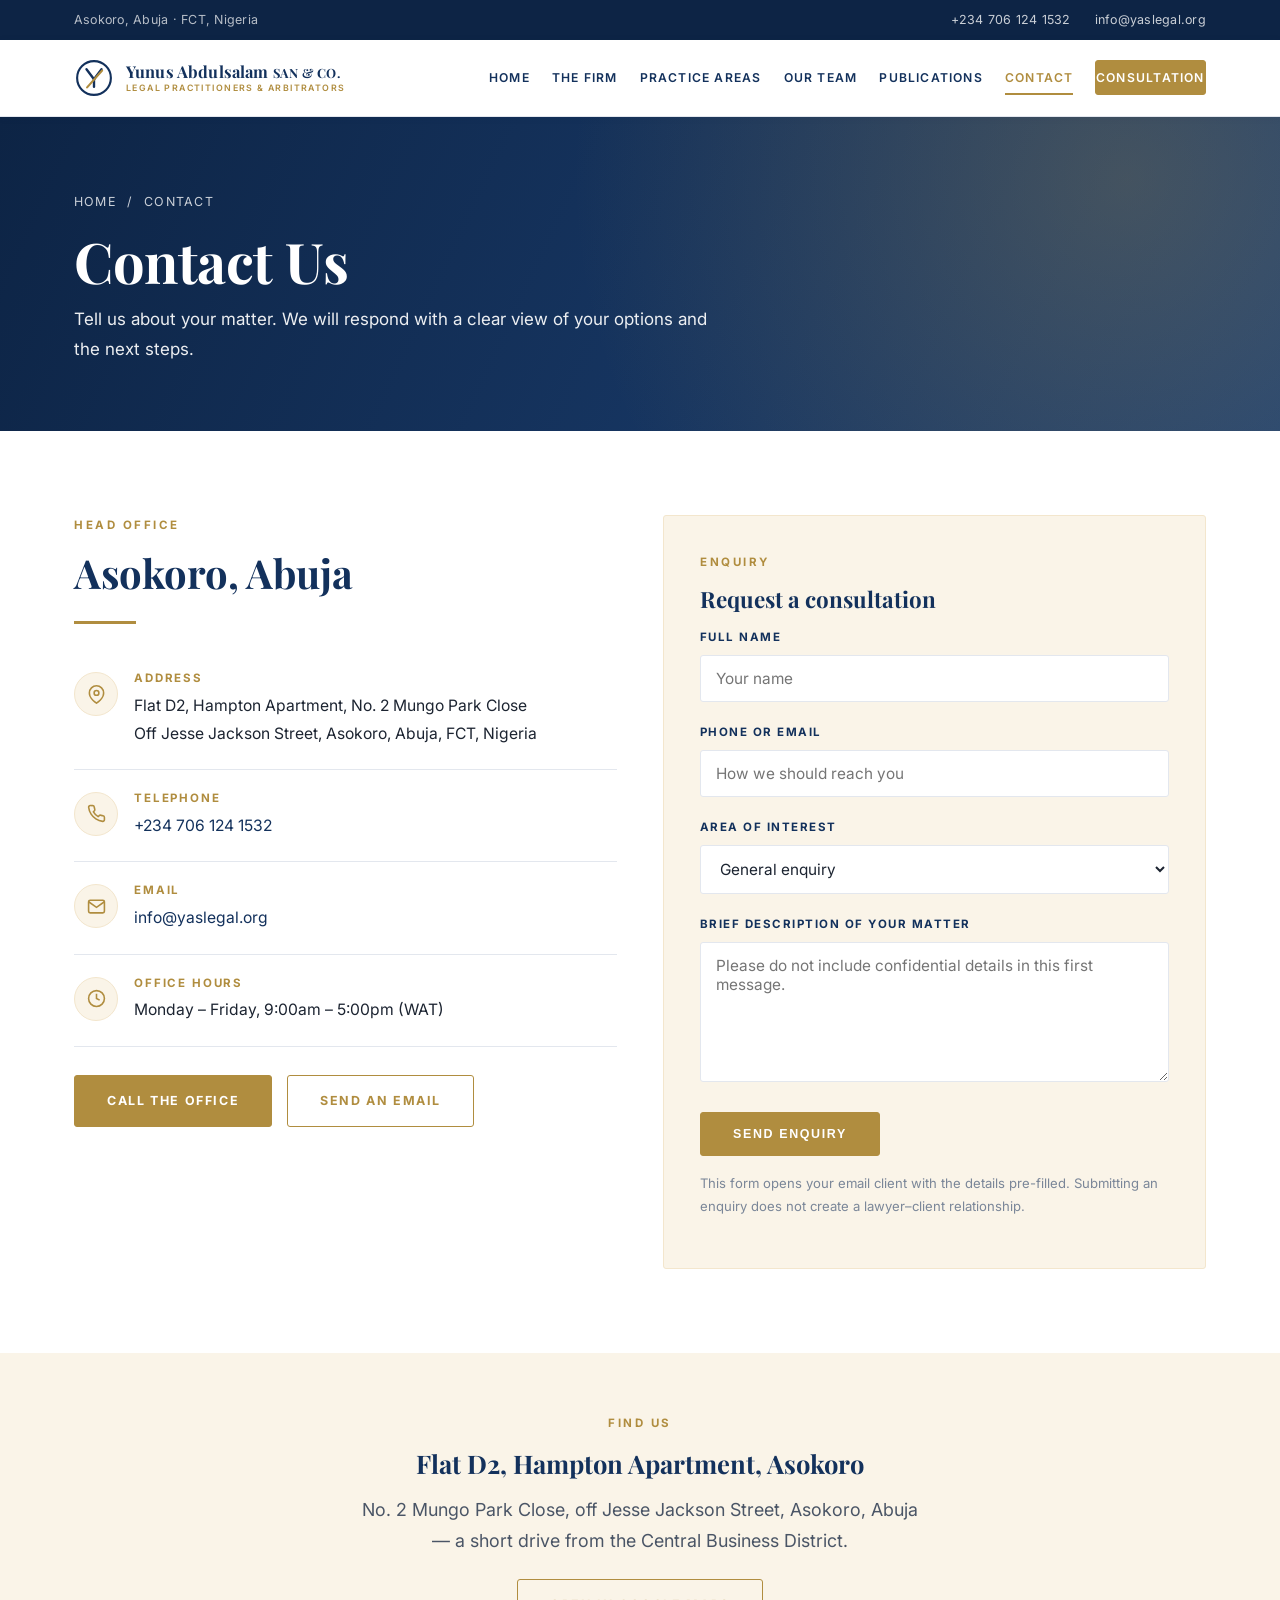
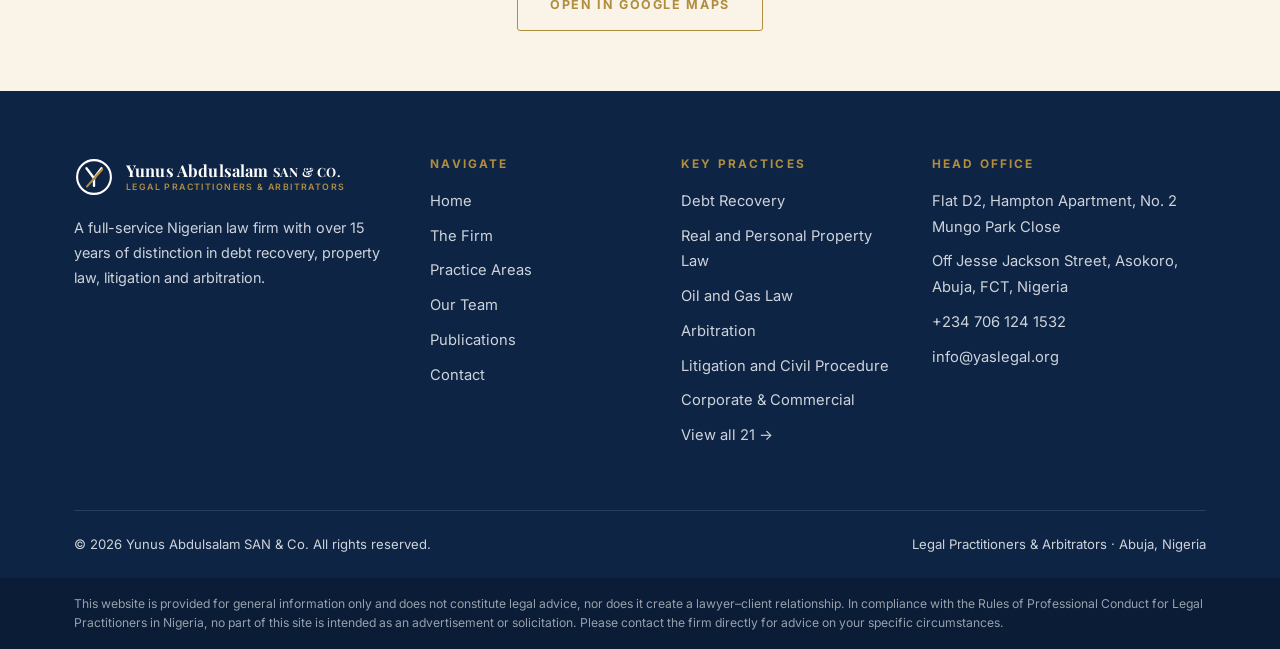
<file: contact.html>
<!DOCTYPE html>
<html lang="en">
<head>
<meta charset="utf-8">
<meta name="viewport" content="width=device-width, initial-scale=1">
<title>Contact | Yunus Abdulsalam SAN &amp; Co.</title>
<meta name="description" content="Contact Yunus Abdulsalam SAN & Co. — Flat D2, Hampton Apartment, No. 2 Mungo Park Close, Off Jesse Jackson Street, Asokoro, Abuja, FCT, Nigeria. Telephone +234 706 124 1532.">
<meta name="theme-color" content="#13315c">
<meta property="og:title" content="Contact | Yunus Abdulsalam SAN &amp; Co.">
<meta property="og:description" content="Contact Yunus Abdulsalam SAN & Co. — Flat D2, Hampton Apartment, No. 2 Mungo Park Close, Off Jesse Jackson Street, Asokoro, Abuja, FCT, Nigeria. Telephone +234 706 124 1532.">
<meta property="og:type" content="website">
<meta property="og:site_name" content="Yunus Abdulsalam SAN &amp; Co.">
<meta property="og:locale" content="en_NG">
<meta property="og:url" content="https://yaslegal.org/contact.html">
<meta property="og:image" content="https://yaslegal.org/assets/img/og-card.jpg">
<meta property="og:image:width" content="1200">
<meta property="og:image:height" content="630">
<meta property="og:image:alt" content="Yunus Abdulsalam SAN &amp; Co., Legal Practitioners and Arbitrators, Asokoro, Abuja">
<meta name="twitter:card" content="summary_large_image">
<meta name="twitter:title" content="Contact | Yunus Abdulsalam SAN &amp; Co.">
<meta name="twitter:description" content="Contact Yunus Abdulsalam SAN & Co. — Flat D2, Hampton Apartment, No. 2 Mungo Park Close, Off Jesse Jackson Street, Asokoro, Abuja, FCT, Nigeria. Telephone +234 706 124 1532.">
<meta name="twitter:image" content="https://yaslegal.org/assets/img/og-card.jpg">
<meta name="robots" content="index, follow, max-image-preview:large, max-snippet:-1">
<meta name="geo.region" content="NG-FC">
<meta name="geo.placename" content="Asokoro, Abuja">
<link rel="canonical" href="https://yaslegal.org/contact.html">
<link rel="icon" href="/favicon.ico" sizes="any">
<link rel="apple-touch-icon" href="/apple-touch-icon.png">
<link rel="manifest" href="/site.webmanifest">
<script type="application/ld+json">{"@context": "https://schema.org", "@type": "LegalService", "name": "Yunus Abdulsalam SAN & Co.", "alternateName": "Yunus Abdulsalam SAN and Co", "description": "Full-service Nigerian law firm in Asokoro, Abuja — debt recovery, property law, litigation, arbitration, energy law and corporate practice.", "url": "https://yaslegal.org/", "telephone": "+2347061241532", "email": "info@yaslegal.org", "address": {"@type": "PostalAddress", "streetAddress": "Flat D2, Hampton Apartment, No. 2 Mungo Park Close, Off Jesse Jackson Street", "addressLocality": "Asokoro, Abuja", "addressRegion": "Federal Capital Territory", "addressCountry": "NG"}, "areaServed": "Nigeria", "founder": {"@type": "Person", "name": "Yunus Abdulsalam", "honorificSuffix": "SAN", "jobTitle": "Principal Partner"}, "knowsAbout": ["Debt Recovery", "Energy Law", "Tax Litigation", "Shipping and Maritime", "Real and Personal Property Law", "Oil and Gas Law", "Administrative Law", "Arbitration", "Litigation and Civil Procedure", "Labour and Employment", "Assets Recovery", "Chieftaincy Matters", "Intellectual Property", "Fundamental Rights", "Consultancy and Advisory Services", "Corporate & Commercial", "Family Law", "Election Petition", "Corporate Litigation", "Criminal Law", "Tort and Personal Injury"], "openingHours": "Mo-Fr 09:00-17:00"}</script>
<script type="application/ld+json">{"@context": "https://schema.org", "@type": "BreadcrumbList", "itemListElement": [{"@type": "ListItem", "position": 1, "name": "Home", "item": "https://yaslegal.org/"}, {"@type": "ListItem", "position": 2, "name": "Contact", "item": "https://yaslegal.org/contact.html"}]}</script>
<link rel="preconnect" href="https://fonts.googleapis.com">
<link rel="preconnect" href="https://fonts.gstatic.com" crossorigin>
<link href="https://fonts.googleapis.com/css2?family=Playfair+Display:wght@500;600;700&amp;family=Inter:wght@400;500;600;700&amp;display=swap" rel="stylesheet">
<link rel="stylesheet" href="assets/styles.css">
</head>
<body>

<div class="topbar">
  <div class="wrap">
    <div class="topbar-items">
      <span class="hide-sm">Asokoro, Abuja &middot; FCT, Nigeria</span>
    </div>
    <div class="topbar-items">
      <a href="tel:+2347061241532">+234 706 124 1532</a>
      <a href="mailto:info@yaslegal.org">info@yaslegal.org</a>
    </div>
  </div>
</div>

<header class="site-header">
  <div class="wrap">
    <a class="logo" href="index.html" aria-label="Yunus Abdulsalam SAN &amp; Co. home">
      <svg viewBox="0 0 64 64" role="img" aria-label="Yunus Abdulsalam SAN &amp; Co. monogram"><circle cx="32" cy="32" r="27" fill="none" stroke="#13315c" stroke-width="3.4"/><path d="M20 18 L32 34 L44 18" fill="none" stroke="#13315c" stroke-width="3.8" stroke-linecap="round" stroke-linejoin="round"/><path d="M32 34 L32 46" fill="none" stroke="#13315c" stroke-width="3.8" stroke-linecap="round"/><path d="M45 20 L21 47" fill="none" stroke="#b08d3f" stroke-width="3.4" stroke-linecap="round"/></svg>
      <span class="logo-text">
        <span class="logo-name">Yunus Abdulsalam <span class="san">SAN &amp; CO.</span></span>
        <span class="logo-tag">Legal Practitioners &amp; Arbitrators</span>
      </span>
    </a>
    <button class="burger" id="burger" aria-label="Menu" aria-expanded="false" aria-controls="nav">
      <span></span><span></span><span></span>
    </button>
    <nav class="nav" id="nav">
        <a href="index.html">Home</a>
        <a href="about.html">The Firm</a>
        <a href="practice-areas.html">Practice Areas</a>
        <a href="team.html">Our Team</a>
        <a href="publications.html">Publications</a>
        <a href="contact.html" class="active">Contact</a>
        <a class="btn btn--nav" href="contact.html">Consultation</a>
    </nav>
  </div>
</header>

<section class="pagehead">
  <div class="wrap">
    <div class="crumbs"><a href="index.html">Home</a> &nbsp;/&nbsp; Contact</div>
    <h1>Contact Us</h1>
    <p>Tell us about your matter. We will respond with a clear view of your options and the next steps.</p>
  </div>
</section>

<section class="section">
  <div class="wrap">
    <div class="contact-grid">
      <div>
        <span class="eyebrow">Head Office</span>
        <h2>Asokoro, Abuja</h2>
        <hr class="rule">
        <div class="info-item">
          <div class="info-ico" aria-hidden="true">
            <svg width="19" height="19" viewBox="0 0 24 24" fill="none" stroke="currentColor" stroke-width="2"><path d="M21 10c0 7-9 13-9 13s-9-6-9-13a9 9 0 0118 0z"/><circle cx="12" cy="10" r="3"/></svg>
          </div>
          <div><h4>Address</h4><p>Flat D2, Hampton Apartment, No. 2 Mungo Park Close<br>Off Jesse Jackson Street, Asokoro, Abuja, FCT, Nigeria</p></div>
        </div>
        <div class="info-item">
          <div class="info-ico" aria-hidden="true">
            <svg width="19" height="19" viewBox="0 0 24 24" fill="none" stroke="currentColor" stroke-width="2"><path d="M22 16.9v3a2 2 0 01-2.2 2 19.8 19.8 0 01-8.6-3.1 19.5 19.5 0 01-6-6A19.8 19.8 0 012.1 4.2 2 2 0 014.1 2h3a2 2 0 012 1.7c.1 1 .4 1.9.7 2.8a2 2 0 01-.5 2.1L8.1 9.9a16 16 0 006 6l1.3-1.2a2 2 0 012.1-.5c.9.3 1.8.6 2.8.7a2 2 0 011.7 2z"/></svg>
          </div>
          <div><h4>Telephone</h4><p><a href="tel:+2347061241532">+234 706 124 1532</a></p></div>
        </div>
        <div class="info-item">
          <div class="info-ico" aria-hidden="true">
            <svg width="19" height="19" viewBox="0 0 24 24" fill="none" stroke="currentColor" stroke-width="2"><rect x="2" y="4" width="20" height="16" rx="2"/><path d="M22 6l-10 7L2 6"/></svg>
          </div>
          <div><h4>Email</h4><p><a href="mailto:info@yaslegal.org">info@yaslegal.org</a></p></div>
        </div>
        <div class="info-item">
          <div class="info-ico" aria-hidden="true">
            <svg width="19" height="19" viewBox="0 0 24 24" fill="none" stroke="currentColor" stroke-width="2"><circle cx="12" cy="12" r="10"/><path d="M12 6v6l4 2"/></svg>
          </div>
          <div><h4>Office Hours</h4><p>Monday &ndash; Friday, 9:00am &ndash; 5:00pm (WAT)</p></div>
        </div>
        <div style="margin-top:28px">
          <a class="btn" href="tel:+2347061241532">Call the Office</a>
          <a class="btn btn--ghost" href="mailto:info@yaslegal.org" style="margin-left:10px">Send an Email</a>
        </div>
      </div>

      <div>
        <div class="form-card">
          <span class="eyebrow">Enquiry</span>
          <h3 style="font-size:1.4rem">Request a consultation</h3>
          <form id="enquiry" novalidate>
            <div class="field">
              <label for="name">Full name</label>
              <input id="name" name="name" type="text" required placeholder="Your name">
            </div>
            <div class="field">
              <label for="phone">Phone or email</label>
              <input id="phone" name="phone" type="text" required placeholder="How we should reach you">
            </div>
            <div class="field">
              <label for="area">Area of interest</label>
              <select id="area" name="area">
                <option>General enquiry</option>
          <option>Debt Recovery</option>
          <option>Energy Law</option>
          <option>Tax Litigation</option>
          <option>Shipping and Maritime</option>
          <option>Real and Personal Property Law</option>
          <option>Oil and Gas Law</option>
          <option>Administrative Law</option>
          <option>Arbitration</option>
          <option>Litigation and Civil Procedure</option>
          <option>Labour and Employment</option>
          <option>Assets Recovery</option>
          <option>Chieftaincy Matters</option>
          <option>Intellectual Property</option>
          <option>Fundamental Rights</option>
          <option>Consultancy and Advisory Services</option>
          <option>Corporate &amp; Commercial</option>
          <option>Family Law</option>
          <option>Election Petition</option>
          <option>Corporate Litigation</option>
          <option>Criminal Law</option>
          <option>Tort and Personal Injury</option>
              </select>
            </div>
            <div class="field">
              <label for="message">Brief description of your matter</label>
              <textarea id="message" name="message" placeholder="Please do not include confidential details in this first message."></textarea>
            </div>
            <button class="btn" type="submit">Send Enquiry</button>
            <p class="form-status" id="formStatus" role="status"></p>
            <p class="form-note">This form opens your email client with the details pre-filled. Submitting an enquiry does not create a lawyer&ndash;client relationship.</p>
          </form>
        </div>
      </div>
    </div>
  </div>
</section>

<section class="section--tight section--sand">
  <div class="wrap center">
    <span class="eyebrow">Find Us</span>
    <h2 style="font-size:1.6rem">Flat D2, Hampton Apartment, Asokoro</h2>
    <p class="lead" style="max-width:560px;margin:0 auto 22px">No. 2 Mungo Park Close, off Jesse Jackson Street, Asokoro, Abuja &mdash; a short drive from the Central Business District.</p>
    <a class="btn btn--ghost" href="https://www.google.com/maps/search/?api=1&amp;query=2+Mungo+Park+Close+Asokoro+Abuja" target="_blank" rel="noopener">Open in Google Maps</a>
  </div>
</section>

<footer class="site-footer">
  <div class="wrap">
    <div class="footer-grid">
      <div class="footer-brand">
        <a class="logo logo--light" href="index.html" aria-label="Yunus Abdulsalam SAN &amp; Co. home">
      <svg viewBox="0 0 64 64" role="img" aria-label="Yunus Abdulsalam SAN &amp; Co. monogram"><circle cx="32" cy="32" r="27" fill="none" stroke="#ffffff" stroke-width="3.4"/><path d="M20 18 L32 34 L44 18" fill="none" stroke="#ffffff" stroke-width="3.8" stroke-linecap="round" stroke-linejoin="round"/><path d="M32 34 L32 46" fill="none" stroke="#ffffff" stroke-width="3.8" stroke-linecap="round"/><path d="M45 20 L21 47" fill="none" stroke="#b08d3f" stroke-width="3.4" stroke-linecap="round"/></svg>
      <span class="logo-text">
        <span class="logo-name">Yunus Abdulsalam <span class="san">SAN &amp; CO.</span></span>
        <span class="logo-tag">Legal Practitioners &amp; Arbitrators</span>
      </span>
    </a>
        <p>A full-service Nigerian law firm with over 15 years of distinction in debt recovery, property law, litigation and arbitration.</p>
      </div>
      <div>
        <h4>Navigate</h4>
        <ul>
      <li><a href="index.html">Home</a></li>
      <li><a href="about.html">The Firm</a></li>
      <li><a href="practice-areas.html">Practice Areas</a></li>
      <li><a href="team.html">Our Team</a></li>
      <li><a href="publications.html">Publications</a></li>
      <li><a href="contact.html">Contact</a></li>
        </ul>
      </div>
      <div>
        <h4>Key Practices</h4>
        <ul>
      <li><a href="practice-areas.html#debt-recovery">Debt Recovery</a></li>
      <li><a href="practice-areas.html#property-law">Real and Personal Property Law</a></li>
      <li><a href="practice-areas.html#oil-and-gas">Oil and Gas Law</a></li>
      <li><a href="practice-areas.html#arbitration">Arbitration</a></li>
      <li><a href="practice-areas.html#litigation">Litigation and Civil Procedure</a></li>
      <li><a href="practice-areas.html#corporate-commercial">Corporate &amp; Commercial</a></li>
          <li><a href="practice-areas.html">View all 21 &rarr;</a></li>
        </ul>
      </div>
      <div>
        <h4>Head Office</h4>
        <ul>
          <li>Flat D2, Hampton Apartment, No. 2 Mungo Park Close</li>
          <li>Off Jesse Jackson Street, Asokoro, Abuja, FCT, Nigeria</li>
          <li><a href="tel:+2347061241532">+234 706 124 1532</a></li>
          <li><a href="mailto:info@yaslegal.org">info@yaslegal.org</a></li>
        </ul>
      </div>
    </div>
    <div class="footer-bottom">
      <span>&copy; 2026 Yunus Abdulsalam SAN &amp; Co. All rights reserved.</span>
      <span>Legal Practitioners &amp; Arbitrators &middot; Abuja, Nigeria</span>
    </div>
  </div>
  <div class="disclaimer">
    <div class="wrap">
      This website is provided for general information only and does not constitute legal advice, nor does it create a lawyer&ndash;client relationship. In compliance with the Rules of Professional Conduct for Legal Practitioners in Nigeria, no part of this site is intended as an advertisement or solicitation. Please contact the firm directly for advice on your specific circumstances.
    </div>
  </div>
</footer>

<script>
(function(){
  var b=document.getElementById('burger'), n=document.getElementById('nav');
  if(b&&n){
    b.addEventListener('click',function(){
      var open=n.classList.toggle('open');
      b.setAttribute('aria-expanded',open?'true':'false');
      document.body.style.overflow=open?'hidden':'';
    });
    n.addEventListener('click',function(e){
      if(e.target.tagName==='A'){n.classList.remove('open');b.setAttribute('aria-expanded','false');document.body.style.overflow='';}
    });
  }
  var reduce = window.matchMedia && window.matchMedia('(prefers-reduced-motion: reduce)').matches;
  var els = document.querySelectorAll('.reveal, .card, .value-card, .person, .pub-item, .fact, .stat');
  if (reduce || !('IntersectionObserver' in window)) {
    for (var i=0;i<els.length;i++) els[i].classList.add('is-in');
  } else {
    for (var j=0;j<els.length;j++) els[j].classList.add('will-reveal');
    var io = new IntersectionObserver(function(entries){
      entries.forEach(function(en){
        if (en.isIntersecting) { en.target.classList.add('is-in'); io.unobserve(en.target); }
      });
    }, { rootMargin: '0px 0px -40px 0px', threshold: 0.06 });
    for (var k=0;k<els.length;k++) io.observe(els[k]);
  }
  var f=document.getElementById('enquiry');
  if(f){
    f.addEventListener('submit',function(e){
      e.preventDefault();
      var d=new FormData(f);
      var body='Name: '+d.get('name')+'%0D%0APhone: '+d.get('phone')
        +'%0D%0AArea of interest: '+d.get('area')+'%0D%0A%0D%0A'+encodeURIComponent(d.get('message')||'');
      window.location.href='mailto:info@yaslegal.org?subject='
        +encodeURIComponent('Website enquiry — '+(d.get('name')||''))+'&body='+body;
      document.getElementById('formStatus').textContent='Opening your email client…';
    });
  }
})();
</script>
</body>
</html>
</file>
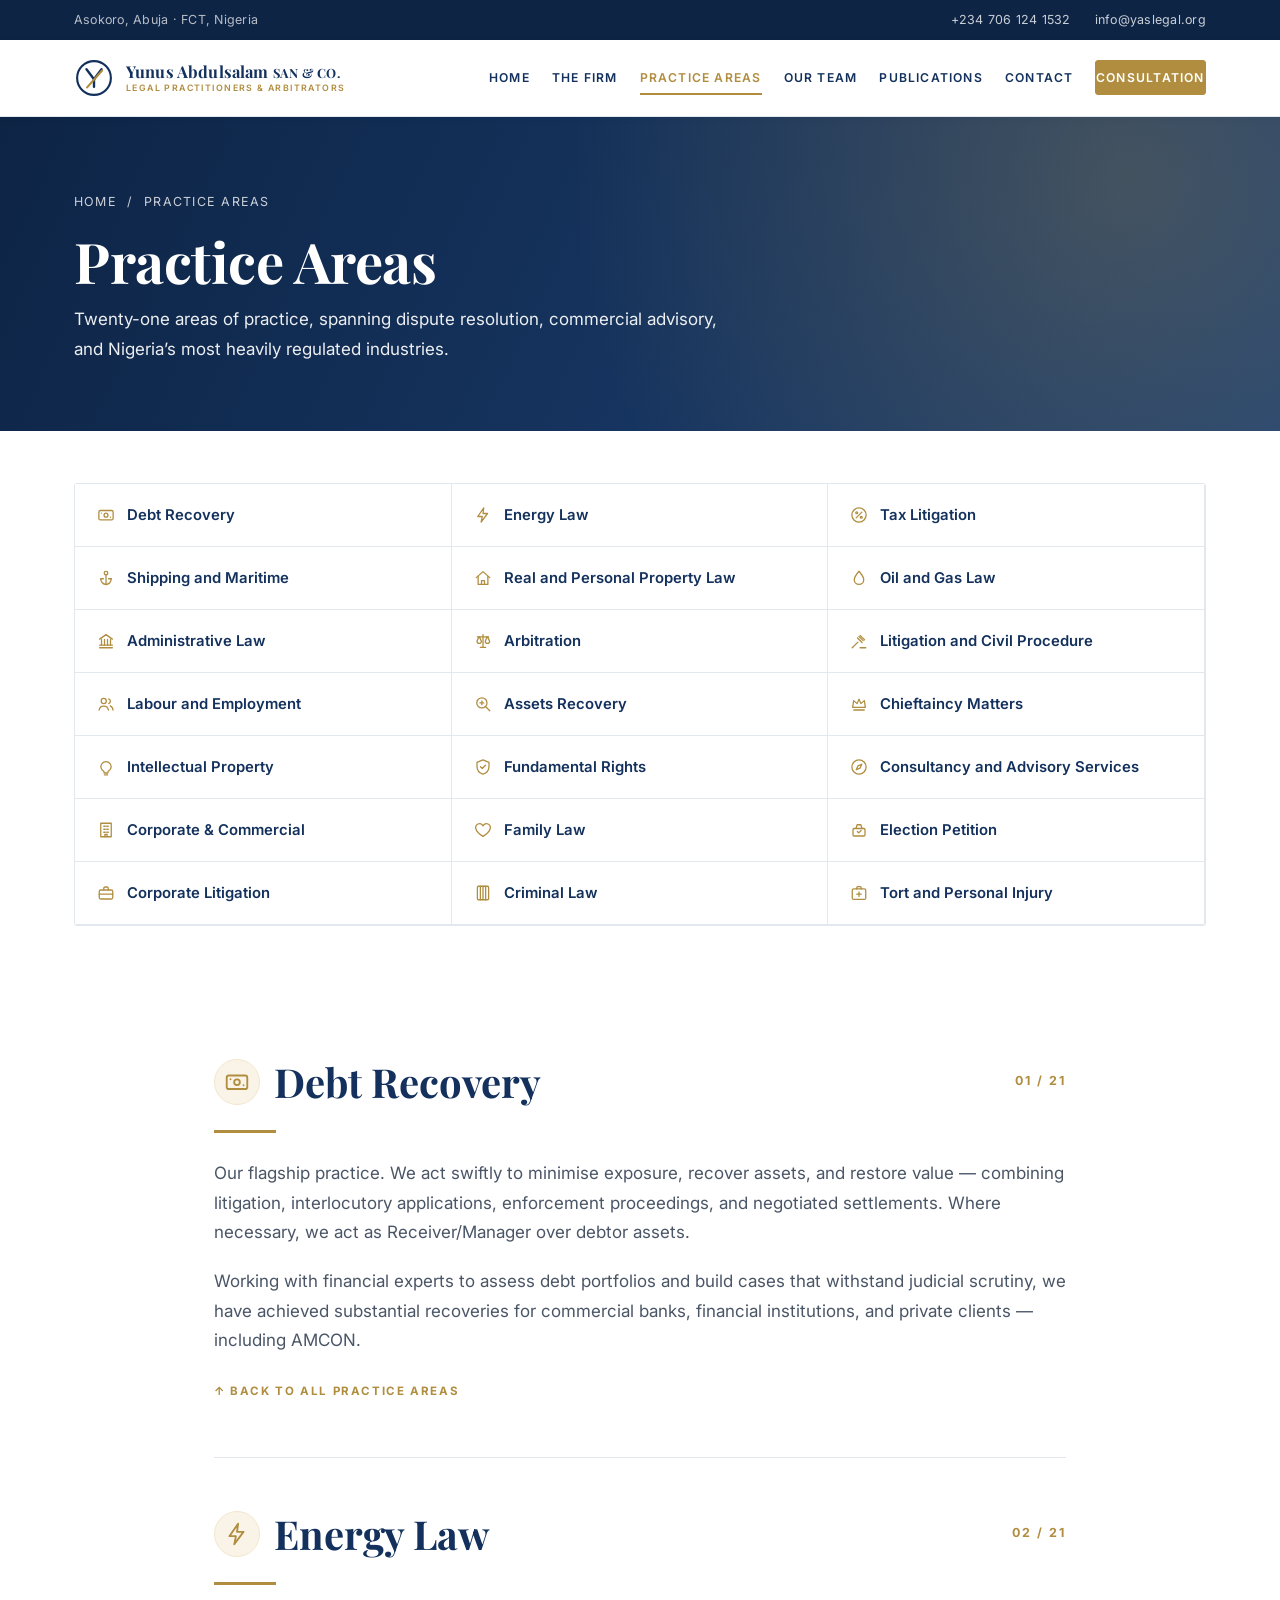
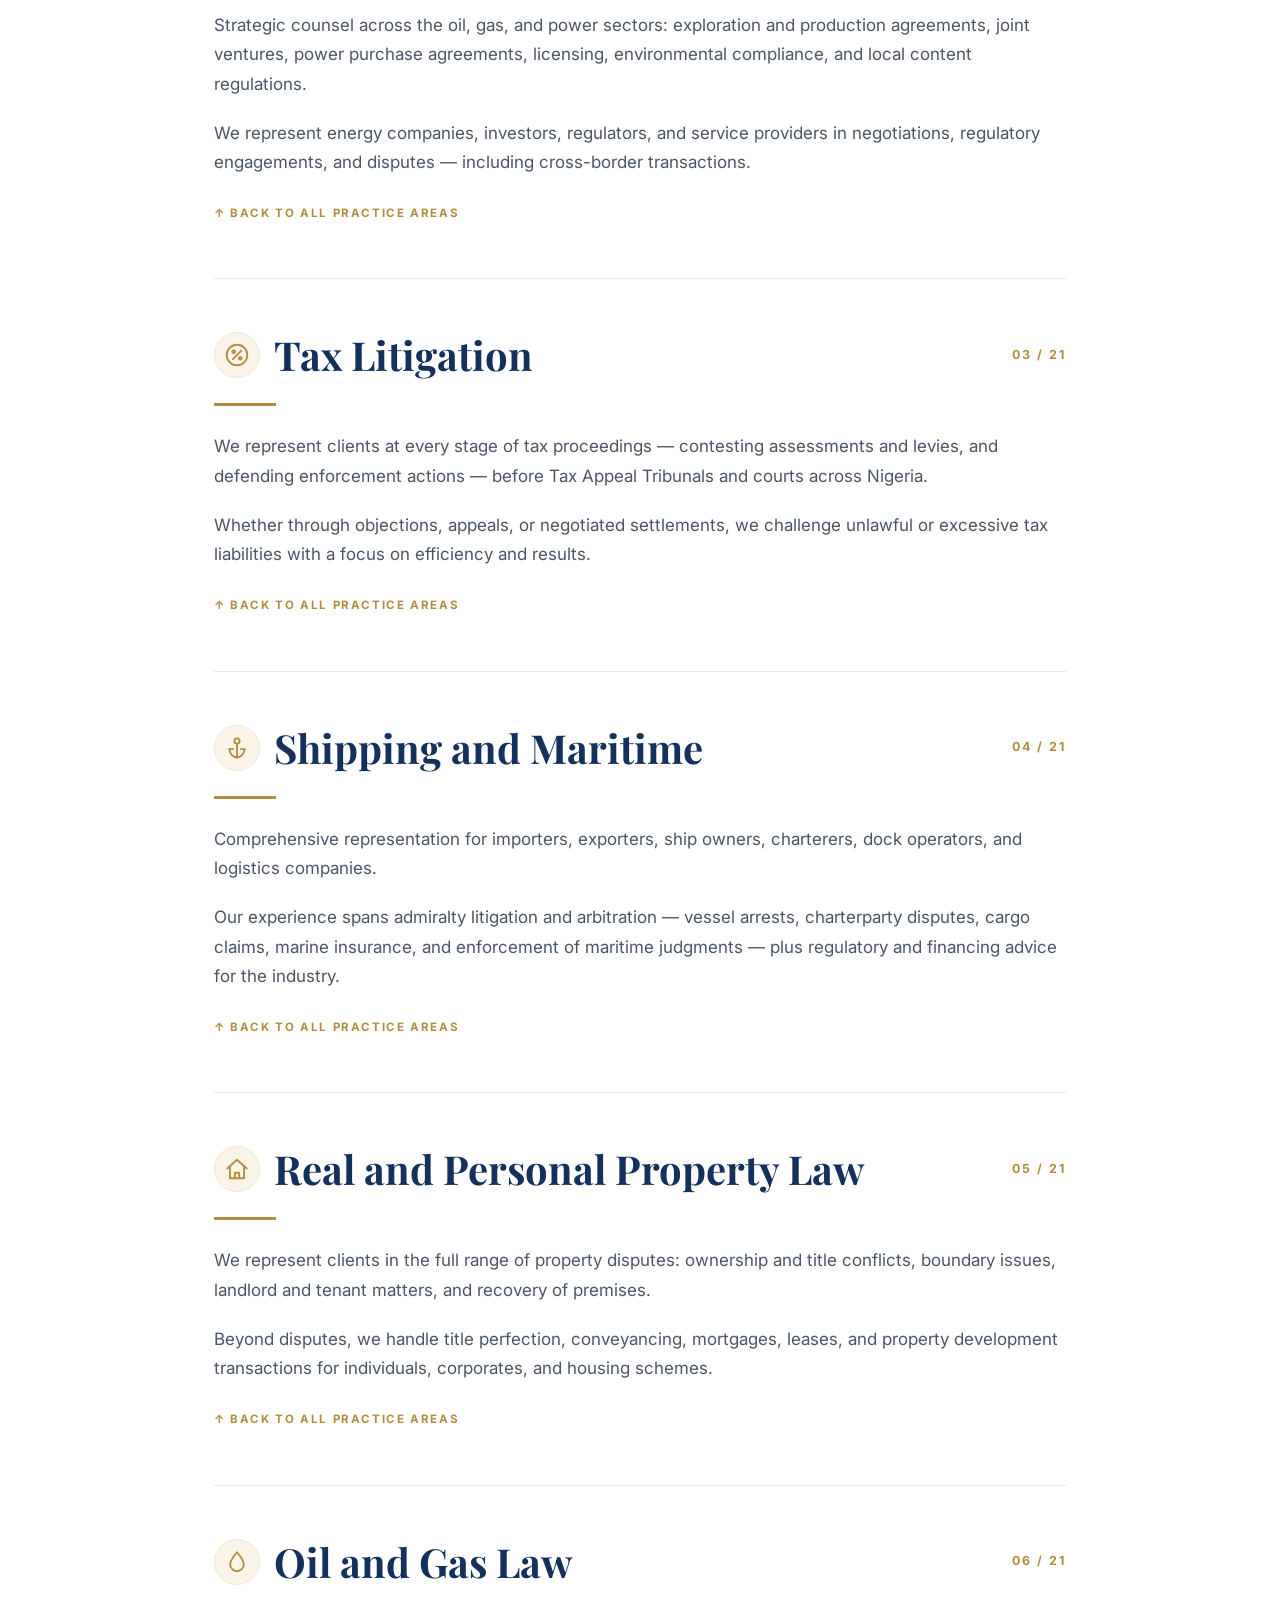
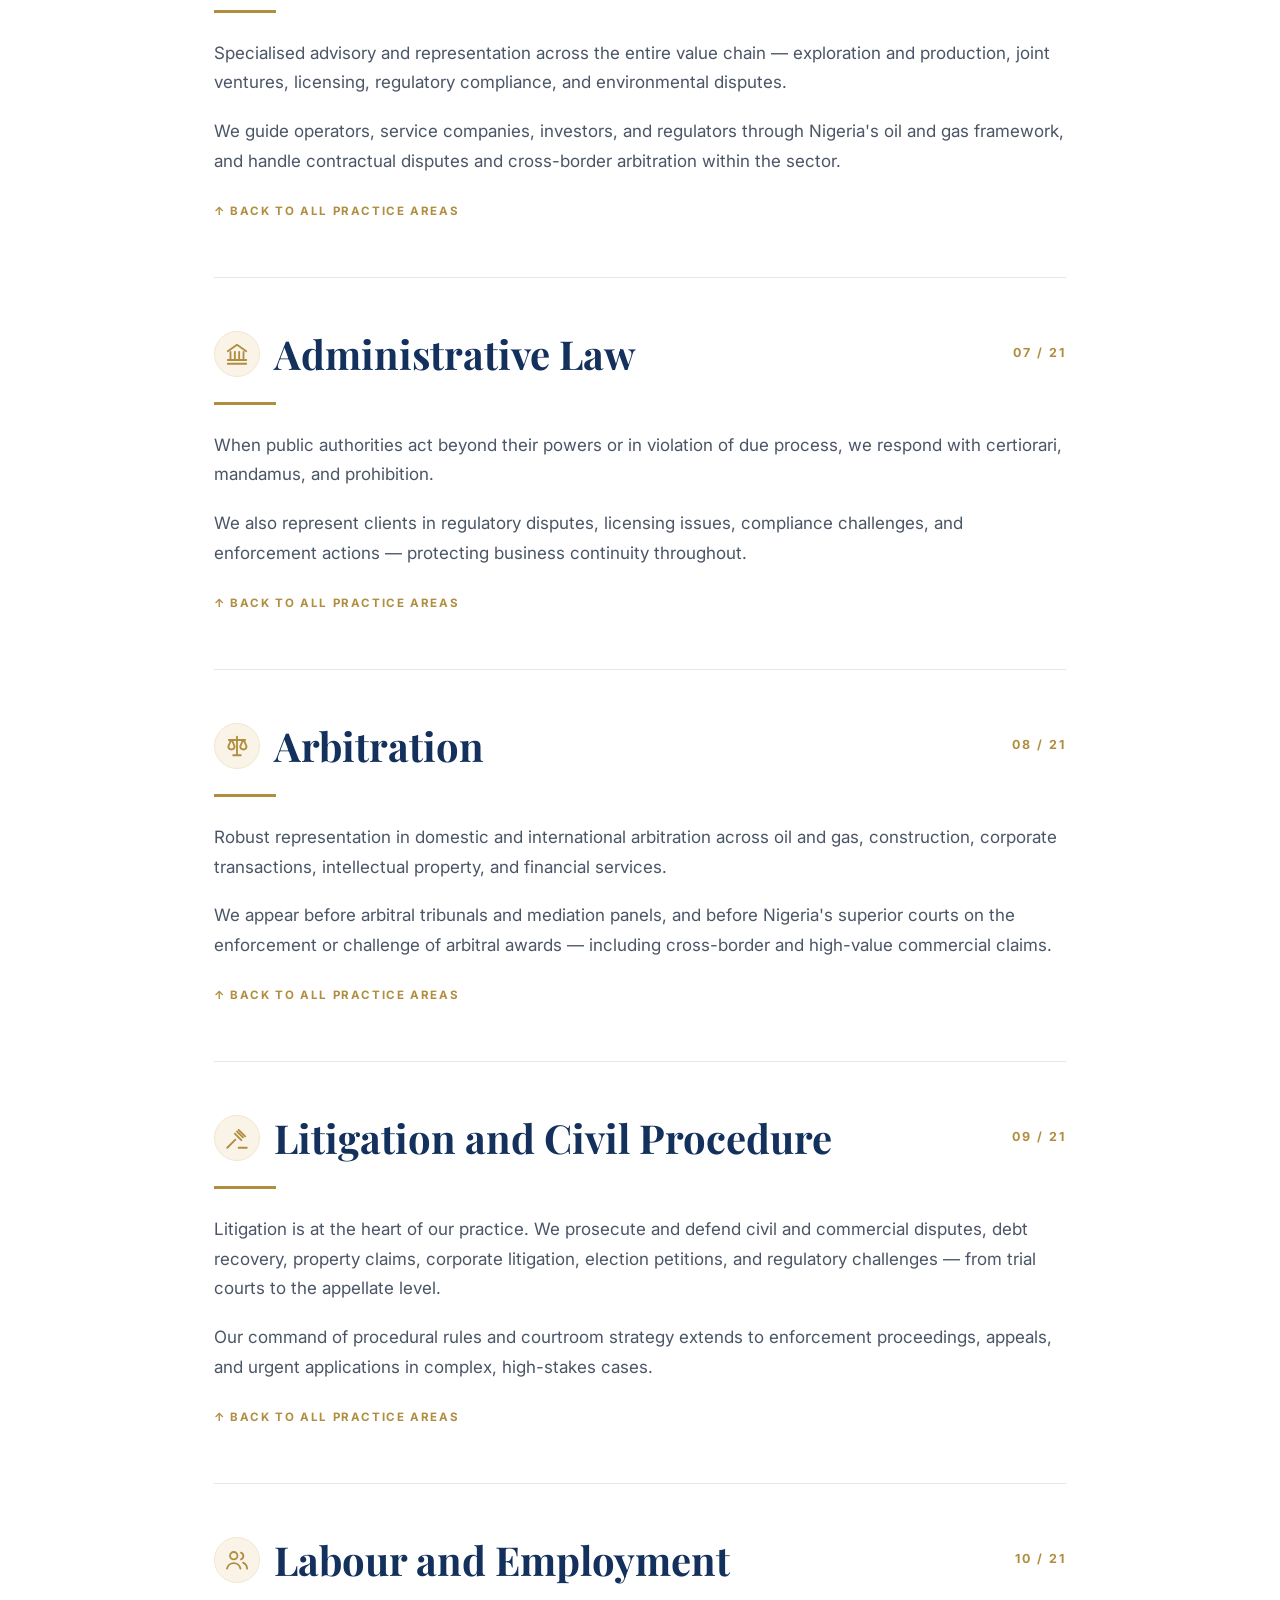
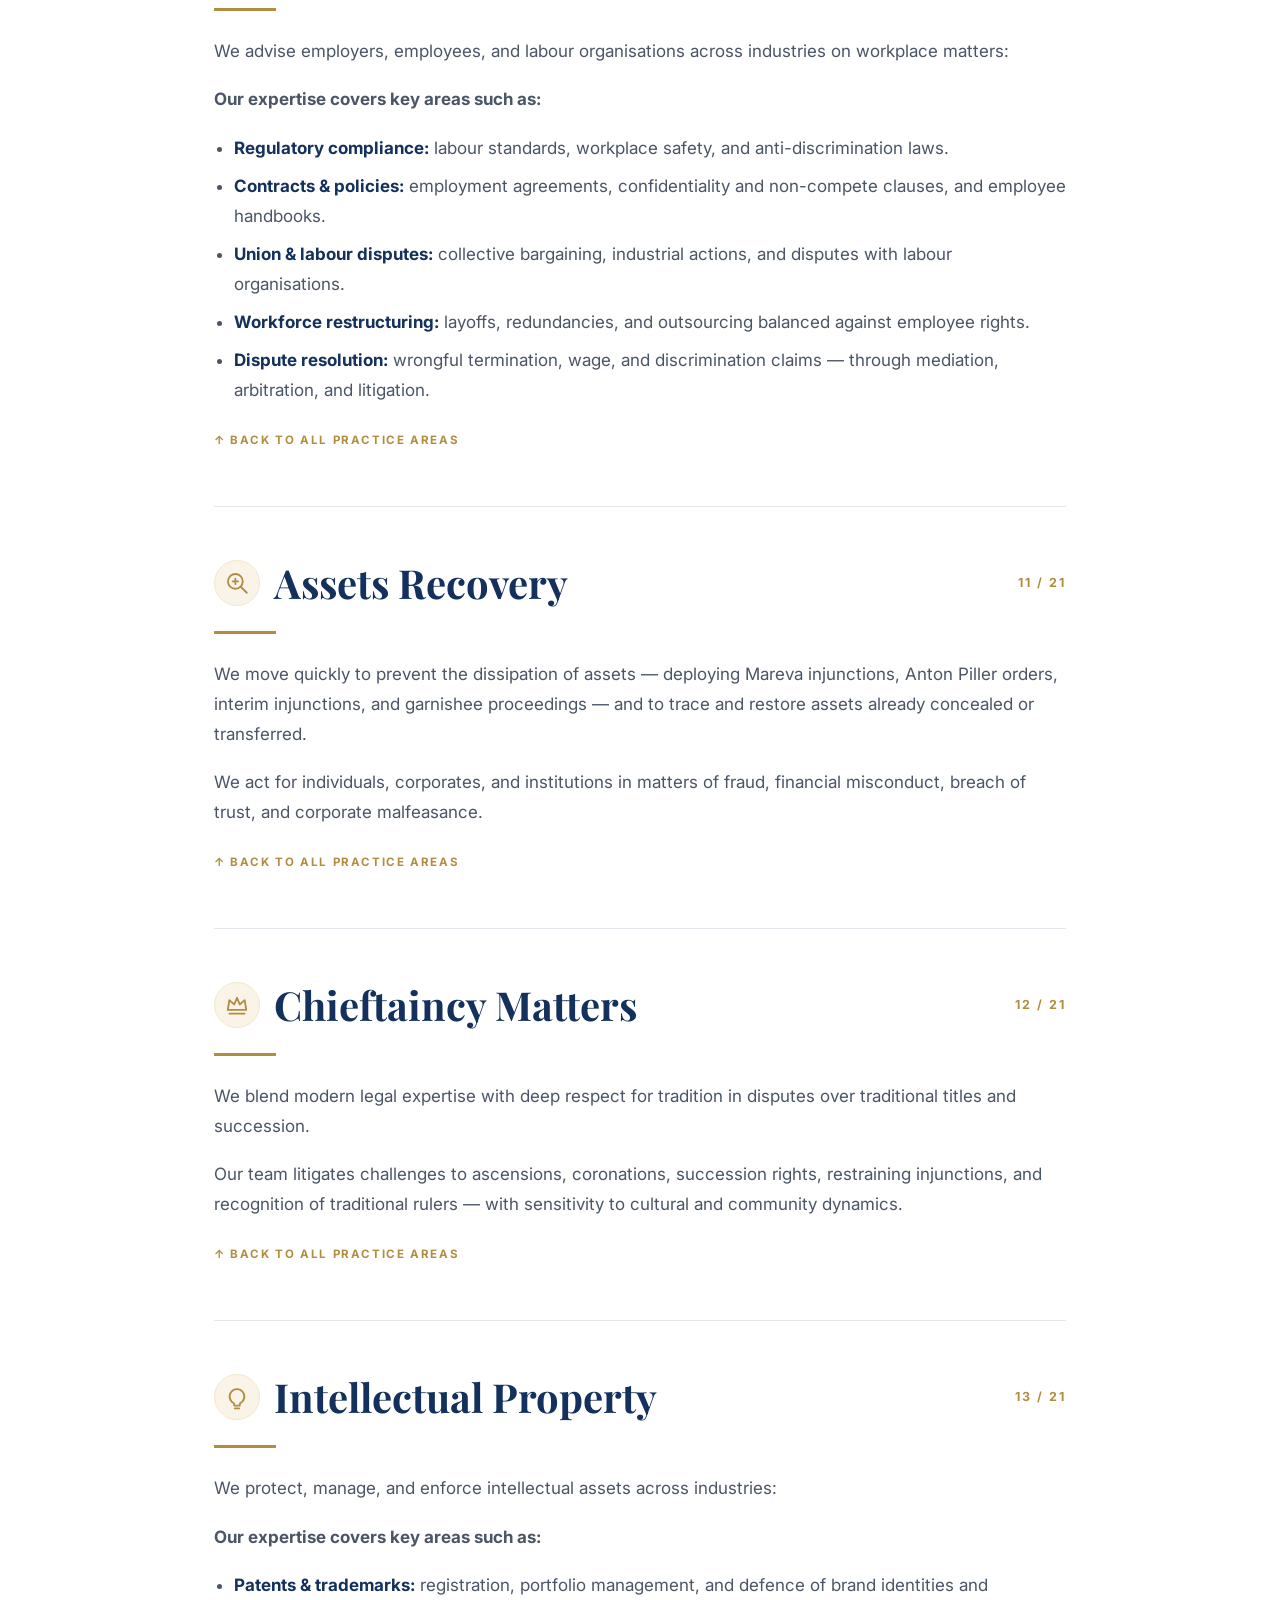
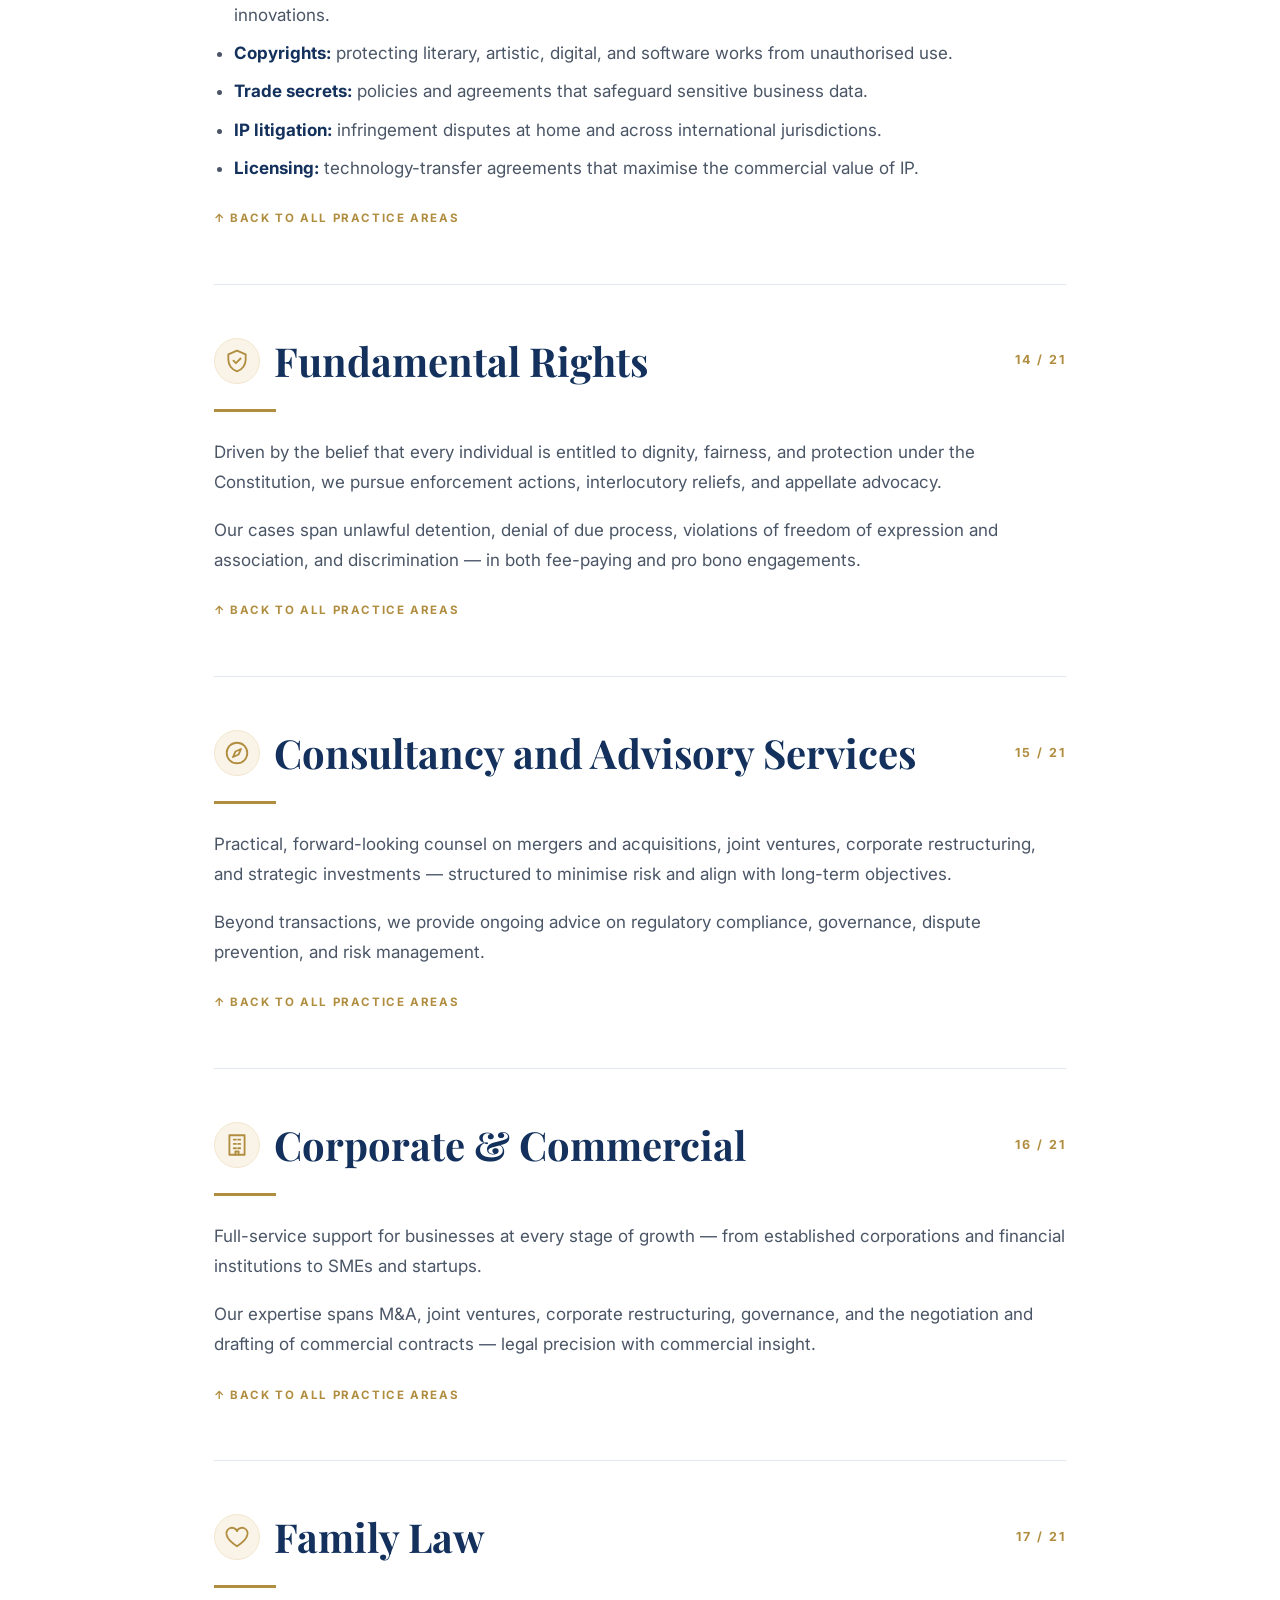
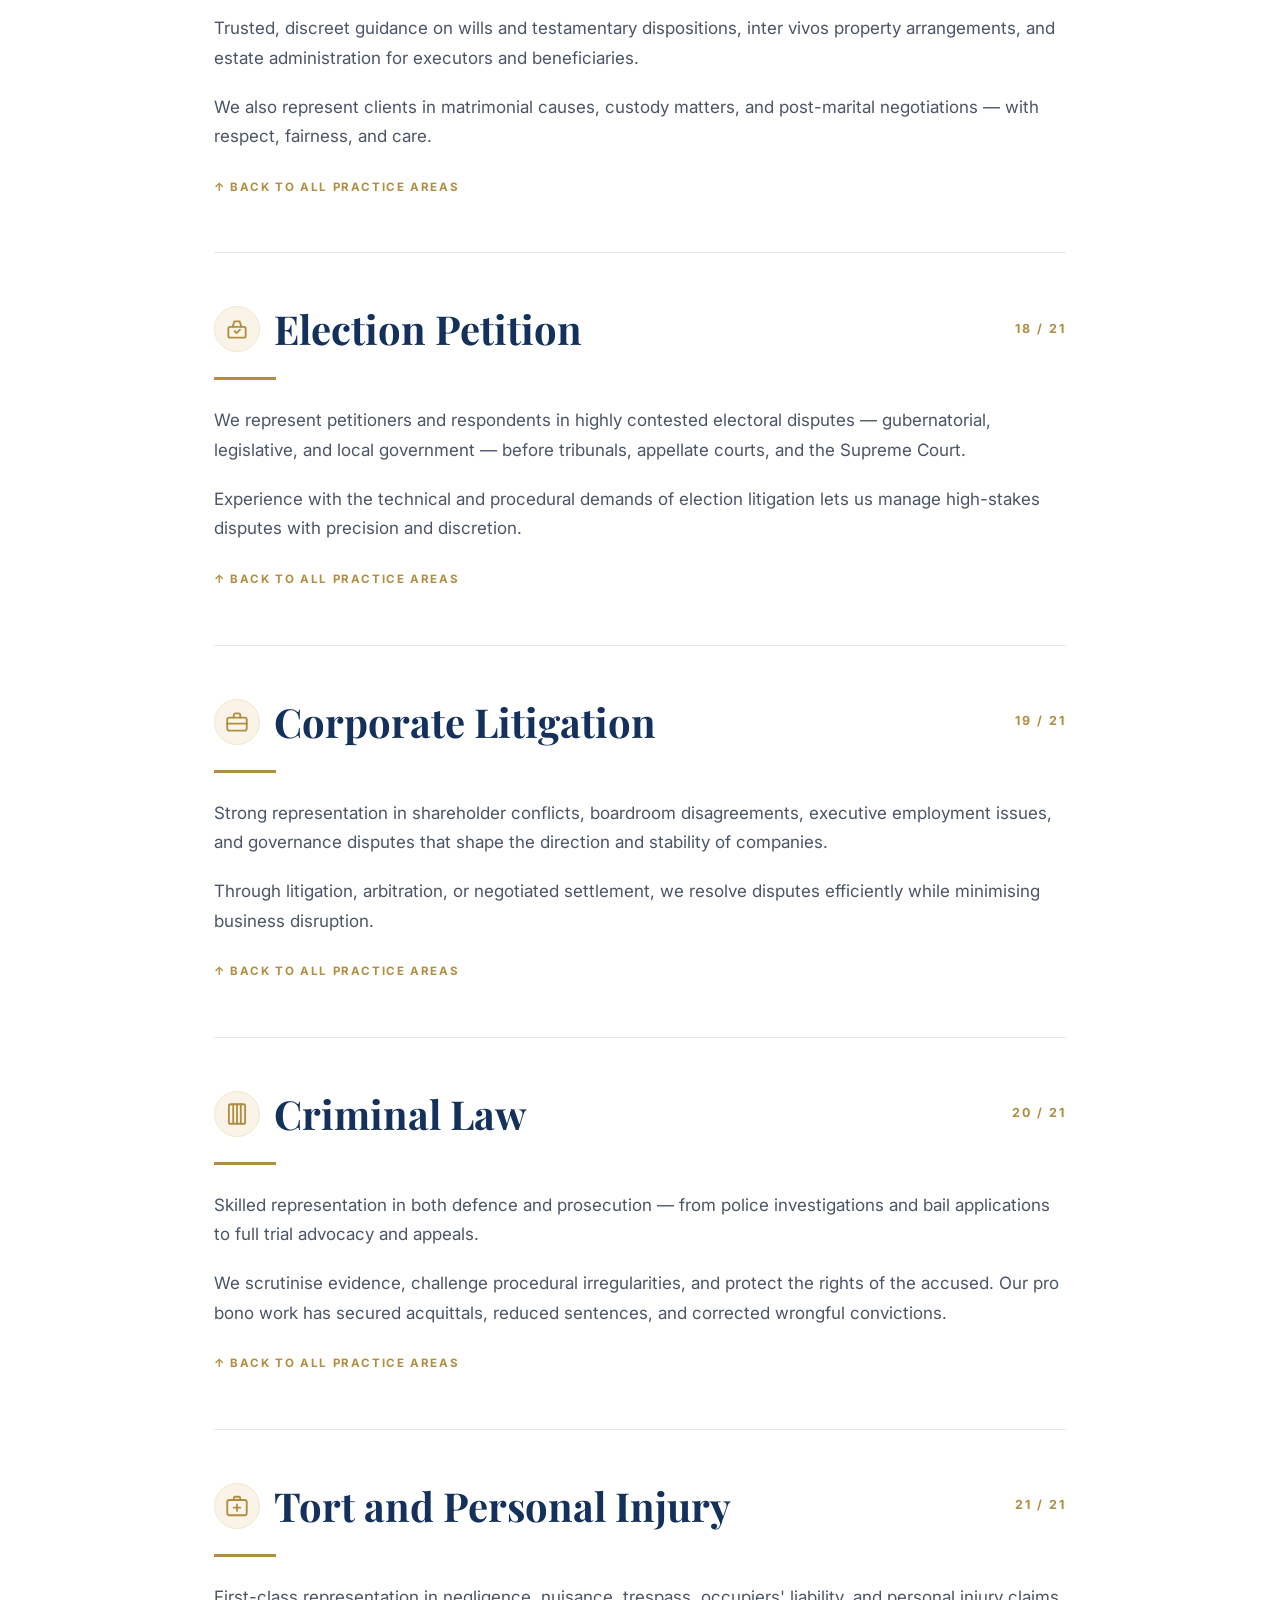
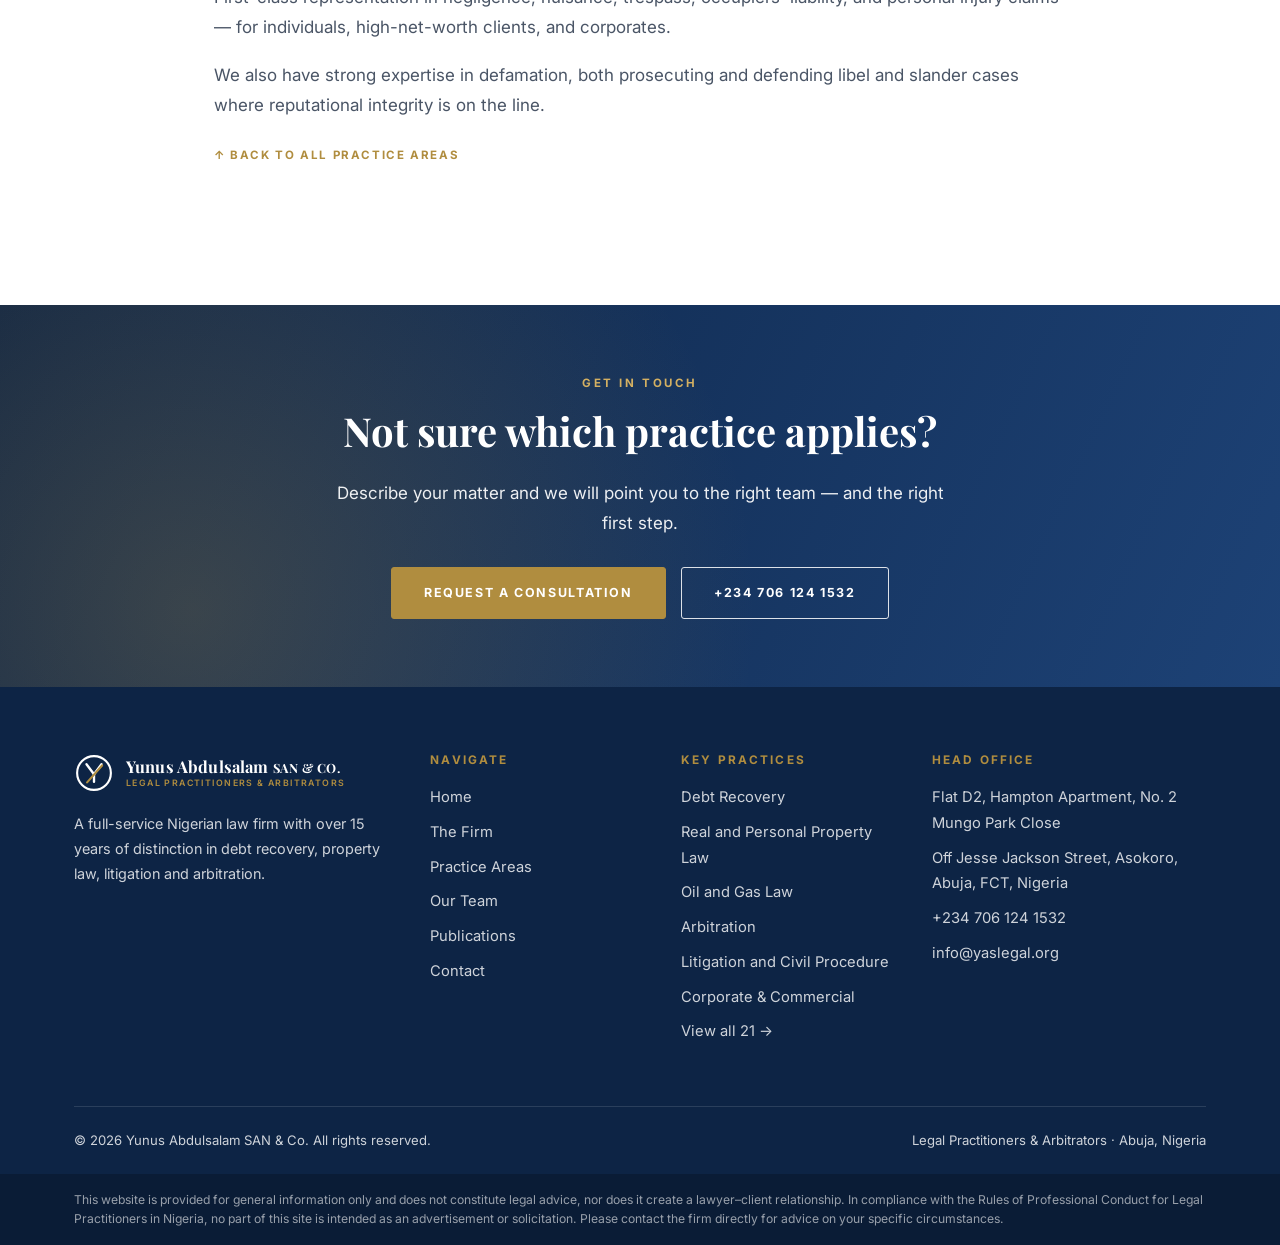
<file: practice-areas.html>
<!DOCTYPE html>
<html lang="en">
<head>
<meta charset="utf-8">
<meta name="viewport" content="width=device-width, initial-scale=1">
<title>Practice Areas | Yunus Abdulsalam SAN &amp; Co.</title>
<meta name="description" content="21 practice areas — debt recovery, litigation, arbitration, energy, property, corporate, tax, maritime, IP and more, from Yunus Abdulsalam SAN & Co., Abuja.">
<meta name="theme-color" content="#13315c">
<meta property="og:title" content="Practice Areas | Yunus Abdulsalam SAN &amp; Co.">
<meta property="og:description" content="21 practice areas — debt recovery, litigation, arbitration, energy, property, corporate, tax, maritime, IP and more, from Yunus Abdulsalam SAN & Co., Abuja.">
<meta property="og:type" content="website">
<meta property="og:site_name" content="Yunus Abdulsalam SAN &amp; Co.">
<meta property="og:locale" content="en_NG">
<meta property="og:url" content="https://yaslegal.org/practice-areas.html">
<meta property="og:image" content="https://yaslegal.org/assets/img/og-card.jpg">
<meta property="og:image:width" content="1200">
<meta property="og:image:height" content="630">
<meta property="og:image:alt" content="Yunus Abdulsalam SAN &amp; Co., Legal Practitioners and Arbitrators, Asokoro, Abuja">
<meta name="twitter:card" content="summary_large_image">
<meta name="twitter:title" content="Practice Areas | Yunus Abdulsalam SAN &amp; Co.">
<meta name="twitter:description" content="21 practice areas — debt recovery, litigation, arbitration, energy, property, corporate, tax, maritime, IP and more, from Yunus Abdulsalam SAN & Co., Abuja.">
<meta name="twitter:image" content="https://yaslegal.org/assets/img/og-card.jpg">
<meta name="robots" content="index, follow, max-image-preview:large, max-snippet:-1">
<meta name="geo.region" content="NG-FC">
<meta name="geo.placename" content="Asokoro, Abuja">
<link rel="canonical" href="https://yaslegal.org/practice-areas.html">
<link rel="icon" href="/favicon.ico" sizes="any">
<link rel="apple-touch-icon" href="/apple-touch-icon.png">
<link rel="manifest" href="/site.webmanifest">
<script type="application/ld+json">{"@context": "https://schema.org", "@type": "LegalService", "name": "Yunus Abdulsalam SAN & Co.", "alternateName": "Yunus Abdulsalam SAN and Co", "description": "Full-service Nigerian law firm in Asokoro, Abuja — debt recovery, property law, litigation, arbitration, energy law and corporate practice.", "url": "https://yaslegal.org/", "telephone": "+2347061241532", "email": "info@yaslegal.org", "address": {"@type": "PostalAddress", "streetAddress": "Flat D2, Hampton Apartment, No. 2 Mungo Park Close, Off Jesse Jackson Street", "addressLocality": "Asokoro, Abuja", "addressRegion": "Federal Capital Territory", "addressCountry": "NG"}, "areaServed": "Nigeria", "founder": {"@type": "Person", "name": "Yunus Abdulsalam", "honorificSuffix": "SAN", "jobTitle": "Principal Partner"}, "knowsAbout": ["Debt Recovery", "Energy Law", "Tax Litigation", "Shipping and Maritime", "Real and Personal Property Law", "Oil and Gas Law", "Administrative Law", "Arbitration", "Litigation and Civil Procedure", "Labour and Employment", "Assets Recovery", "Chieftaincy Matters", "Intellectual Property", "Fundamental Rights", "Consultancy and Advisory Services", "Corporate & Commercial", "Family Law", "Election Petition", "Corporate Litigation", "Criminal Law", "Tort and Personal Injury"], "openingHours": "Mo-Fr 09:00-17:00"}</script>
<script type="application/ld+json">{"@context": "https://schema.org", "@type": "BreadcrumbList", "itemListElement": [{"@type": "ListItem", "position": 1, "name": "Home", "item": "https://yaslegal.org/"}, {"@type": "ListItem", "position": 2, "name": "Practice Areas", "item": "https://yaslegal.org/practice-areas.html"}]}</script>
<link rel="preconnect" href="https://fonts.googleapis.com">
<link rel="preconnect" href="https://fonts.gstatic.com" crossorigin>
<link href="https://fonts.googleapis.com/css2?family=Playfair+Display:wght@500;600;700&amp;family=Inter:wght@400;500;600;700&amp;display=swap" rel="stylesheet">
<link rel="stylesheet" href="assets/styles.css">
</head>
<body>

<div class="topbar">
  <div class="wrap">
    <div class="topbar-items">
      <span class="hide-sm">Asokoro, Abuja &middot; FCT, Nigeria</span>
    </div>
    <div class="topbar-items">
      <a href="tel:+2347061241532">+234 706 124 1532</a>
      <a href="mailto:info@yaslegal.org">info@yaslegal.org</a>
    </div>
  </div>
</div>

<header class="site-header">
  <div class="wrap">
    <a class="logo" href="index.html" aria-label="Yunus Abdulsalam SAN &amp; Co. home">
      <svg viewBox="0 0 64 64" role="img" aria-label="Yunus Abdulsalam SAN &amp; Co. monogram"><circle cx="32" cy="32" r="27" fill="none" stroke="#13315c" stroke-width="3.4"/><path d="M20 18 L32 34 L44 18" fill="none" stroke="#13315c" stroke-width="3.8" stroke-linecap="round" stroke-linejoin="round"/><path d="M32 34 L32 46" fill="none" stroke="#13315c" stroke-width="3.8" stroke-linecap="round"/><path d="M45 20 L21 47" fill="none" stroke="#b08d3f" stroke-width="3.4" stroke-linecap="round"/></svg>
      <span class="logo-text">
        <span class="logo-name">Yunus Abdulsalam <span class="san">SAN &amp; CO.</span></span>
        <span class="logo-tag">Legal Practitioners &amp; Arbitrators</span>
      </span>
    </a>
    <button class="burger" id="burger" aria-label="Menu" aria-expanded="false" aria-controls="nav">
      <span></span><span></span><span></span>
    </button>
    <nav class="nav" id="nav">
        <a href="index.html">Home</a>
        <a href="about.html">The Firm</a>
        <a href="practice-areas.html" class="active">Practice Areas</a>
        <a href="team.html">Our Team</a>
        <a href="publications.html">Publications</a>
        <a href="contact.html">Contact</a>
        <a class="btn btn--nav" href="contact.html">Consultation</a>
    </nav>
  </div>
</header>

<section class="pagehead">
  <div class="wrap">
    <div class="crumbs"><a href="index.html">Home</a> &nbsp;/&nbsp; Practice Areas</div>
    <h1>Practice Areas</h1>
    <p>Twenty-one areas of practice, spanning dispute resolution, commercial advisory, and Nigeria&rsquo;s most heavily regulated industries.</p>
  </div>
</section>

<section class="section--tight" style="padding-top:52px" id="index">
  <div class="wrap">
    <div class="pa-list">
      <a href="#debt-recovery"><svg class="ico ico-sm" viewBox="0 0 24 24" fill="none" stroke="currentColor" stroke-width="1.7" stroke-linecap="round" stroke-linejoin="round" aria-hidden="true"><rect x="2.5" y="6" width="19" height="12.5" rx="2"/><circle cx="12" cy="12.2" r="2.6"/><path d="M6 9.5h.01M18 15h.01"/></svg> Debt Recovery</a>
      <a href="#energy-law"><svg class="ico ico-sm" viewBox="0 0 24 24" fill="none" stroke="currentColor" stroke-width="1.7" stroke-linecap="round" stroke-linejoin="round" aria-hidden="true"><path d="M13 2.5 5 14h6l-1.5 7.5L18 10h-6z"/></svg> Energy Law</a>
      <a href="#tax-litigation"><svg class="ico ico-sm" viewBox="0 0 24 24" fill="none" stroke="currentColor" stroke-width="1.7" stroke-linecap="round" stroke-linejoin="round" aria-hidden="true"><circle cx="12" cy="12" r="9.5"/><path d="M8.2 15.8 15.8 8.2"/><circle cx="9" cy="9" r="1.3"/><circle cx="15" cy="15" r="1.3"/></svg> Tax Litigation</a>
      <a href="#shipping-maritime"><svg class="ico ico-sm" viewBox="0 0 24 24" fill="none" stroke="currentColor" stroke-width="1.7" stroke-linecap="round" stroke-linejoin="round" aria-hidden="true"><circle cx="12" cy="5.5" r="2.4"/><path d="M12 8v13"/><path d="M5 13a7 7.5 0 0 0 14 0"/><path d="M8.5 13H5M19 13h-3.5"/></svg> Shipping and Maritime</a>
      <a href="#property-law"><svg class="ico ico-sm" viewBox="0 0 24 24" fill="none" stroke="currentColor" stroke-width="1.7" stroke-linecap="round" stroke-linejoin="round" aria-hidden="true"><path d="M3 11.5 12 3.5l9 8"/><path d="M5.5 10v10.5h13V10"/><path d="M10 20.5v-5h4v5"/></svg> Real and Personal Property Law</a>
      <a href="#oil-and-gas"><svg class="ico ico-sm" viewBox="0 0 24 24" fill="none" stroke="currentColor" stroke-width="1.7" stroke-linecap="round" stroke-linejoin="round" aria-hidden="true"><path d="M12 3s6.3 7.3 6.3 11.2a6.3 6.3 0 0 1-12.6 0C5.7 10.3 12 3 12 3z"/></svg> Oil and Gas Law</a>
      <a href="#administrative-law"><svg class="ico ico-sm" viewBox="0 0 24 24" fill="none" stroke="currentColor" stroke-width="1.7" stroke-linecap="round" stroke-linejoin="round" aria-hidden="true"><path d="M3.5 9.5 12 3.5l8.5 6"/><path d="M6 10v7.5M10 10v7.5M14 10v7.5M18 10v7.5"/><path d="M3.5 21h17M3.5 17.5h17"/></svg> Administrative Law</a>
      <a href="#arbitration"><svg class="ico ico-sm" viewBox="0 0 24 24" fill="none" stroke="currentColor" stroke-width="1.7" stroke-linecap="round" stroke-linejoin="round" aria-hidden="true"><path d="M12 3.5v17M8.5 20.5h7M4.5 6.5h15"/><path d="M6.5 6.5 4 12.3a2.9 2.9 0 0 0 5.8 0L7.3 6.5M17.5 6.5l-2.5 5.8a2.9 2.9 0 0 0 5.8 0l-2.5-5.8"/></svg> Arbitration</a>
      <a href="#litigation"><svg class="ico ico-sm" viewBox="0 0 24 24" fill="none" stroke="currentColor" stroke-width="1.7" stroke-linecap="round" stroke-linejoin="round" aria-hidden="true"><path d="m13.5 4.5 6 6"/><path d="m10 8 6 6"/><path d="m12 6 5.5 5.5"/><path d="M3 21l7.5-7.5"/><path d="M13.5 21H21"/></svg> Litigation and Civil Procedure</a>
      <a href="#labour-employment"><svg class="ico ico-sm" viewBox="0 0 24 24" fill="none" stroke="currentColor" stroke-width="1.7" stroke-linecap="round" stroke-linejoin="round" aria-hidden="true"><circle cx="9" cy="8" r="3.4"/><path d="M2.8 20a6.3 6.3 0 0 1 12.4 0"/><path d="M15.7 5.2a3.4 3.4 0 0 1 0 6.3"/><path d="M17.6 14.4a6.3 6.3 0 0 1 3.7 5.6"/></svg> Labour and Employment</a>
      <a href="#assets-recovery"><svg class="ico ico-sm" viewBox="0 0 24 24" fill="none" stroke="currentColor" stroke-width="1.7" stroke-linecap="round" stroke-linejoin="round" aria-hidden="true"><circle cx="10.5" cy="10.5" r="6.8"/><path d="m15.6 15.6 5.4 5.4"/><path d="M8 10.5h5M10.5 8v5"/></svg> Assets Recovery</a>
      <a href="#chieftaincy"><svg class="ico ico-sm" viewBox="0 0 24 24" fill="none" stroke="currentColor" stroke-width="1.7" stroke-linecap="round" stroke-linejoin="round" aria-hidden="true"><path d="m3.5 16.5 1.4-9 4.6 4 2.5-6 2.5 6 4.6-4 1.4 9z"/><path d="M5 20h14"/></svg> Chieftaincy Matters</a>
      <a href="#intellectual-property"><svg class="ico ico-sm" viewBox="0 0 24 24" fill="none" stroke="currentColor" stroke-width="1.7" stroke-linecap="round" stroke-linejoin="round" aria-hidden="true"><path d="M9.2 17.8a6.8 6.8 0 1 1 5.6 0l-.3 2.2H9.5z"/><path d="M10 22.5h4"/></svg> Intellectual Property</a>
      <a href="#fundamental-rights"><svg class="ico ico-sm" viewBox="0 0 24 24" fill="none" stroke="currentColor" stroke-width="1.7" stroke-linecap="round" stroke-linejoin="round" aria-hidden="true"><path d="m12 2.5 8 3.4v5c0 4.9-3.4 9.2-8 10.7-4.6-1.5-8-5.8-8-10.7v-5z"/><path d="m8.7 11.7 2.3 2.3 4.3-4.3"/></svg> Fundamental Rights</a>
      <a href="#consultancy-advisory"><svg class="ico ico-sm" viewBox="0 0 24 24" fill="none" stroke="currentColor" stroke-width="1.7" stroke-linecap="round" stroke-linejoin="round" aria-hidden="true"><circle cx="12" cy="12" r="9.5"/><path d="m15.7 8.3-2.3 5.1-5.1 2.3 2.3-5.1z"/></svg> Consultancy and Advisory Services</a>
      <a href="#corporate-commercial"><svg class="ico ico-sm" viewBox="0 0 24 24" fill="none" stroke="currentColor" stroke-width="1.7" stroke-linecap="round" stroke-linejoin="round" aria-hidden="true"><rect x="5" y="3" width="14" height="18"/><path d="M9 7h2m2 0h2M9 11h2m2 0h2M9 15h2m2 0h2"/><path d="M10.5 21v-3h3v3"/></svg> Corporate &amp; Commercial</a>
      <a href="#family-law"><svg class="ico ico-sm" viewBox="0 0 24 24" fill="none" stroke="currentColor" stroke-width="1.7" stroke-linecap="round" stroke-linejoin="round" aria-hidden="true"><path d="M12 20.5S3.8 15.4 2.6 10.7A5.1 5.1 0 0 1 12 6.6a5.1 5.1 0 0 1 9.4 4.1C20.2 15.4 12 20.5 12 20.5z"/></svg> Family Law</a>
      <a href="#election-petition"><svg class="ico ico-sm" viewBox="0 0 24 24" fill="none" stroke="currentColor" stroke-width="1.7" stroke-linecap="round" stroke-linejoin="round" aria-hidden="true"><rect x="4" y="10" width="16" height="10" rx="1.5"/><path d="m8 10 1.5-5h5L16 10"/><path d="m9.8 14 1.8 1.8 3.2-3.2"/></svg> Election Petition</a>
      <a href="#corporate-litigation"><svg class="ico ico-sm" viewBox="0 0 24 24" fill="none" stroke="currentColor" stroke-width="1.7" stroke-linecap="round" stroke-linejoin="round" aria-hidden="true"><rect x="3" y="8" width="18" height="12" rx="2"/><path d="M9 8V5.7A1.7 1.7 0 0 1 10.7 4h2.6A1.7 1.7 0 0 1 15 5.7V8"/><path d="M3 13.5h18"/></svg> Corporate Litigation</a>
      <a href="#criminal-law"><svg class="ico ico-sm" viewBox="0 0 24 24" fill="none" stroke="currentColor" stroke-width="1.7" stroke-linecap="round" stroke-linejoin="round" aria-hidden="true"><rect x="4.5" y="3" width="15" height="18" rx="1.5"/><path d="M8.5 3v18M12 3v18M15.5 3v18"/></svg> Criminal Law</a>
      <a href="#tort-personal-injury"><svg class="ico ico-sm" viewBox="0 0 24 24" fill="none" stroke="currentColor" stroke-width="1.7" stroke-linecap="round" stroke-linejoin="round" aria-hidden="true"><rect x="3" y="6.5" width="18" height="14" rx="2"/><path d="M12 10.5v6M9 13.5h6"/><path d="M9 6.5V5a1.5 1.5 0 0 1 1.5-1.5h3A1.5 1.5 0 0 1 15 5v1.5"/></svg> Tort and Personal Injury</a>
    </div>
  </div>
</section>

<section class="section" style="padding-top:20px">
  <div class="wrap" style="max-width:900px">
  <div class="pa-block" id="debt-recovery">
    <h2><span class="pa-ico"><svg class="ico" viewBox="0 0 24 24" fill="none" stroke="currentColor" stroke-width="1.7" stroke-linecap="round" stroke-linejoin="round" aria-hidden="true"><rect x="2.5" y="6" width="19" height="12.5" rx="2"/><circle cx="12" cy="12.2" r="2.6"/><path d="M6 9.5h.01M18 15h.01"/></svg></span> Debt Recovery <span class="pa-num">01 / 21</span></h2>
    <hr class="rule">
    <p>Our flagship practice. We act swiftly to minimise exposure, recover assets, and restore value — combining litigation, interlocutory applications, enforcement proceedings, and negotiated settlements. Where necessary, we act as Receiver/Manager over debtor assets.</p>
    <p>Working with financial experts to assess debt portfolios and build cases that withstand judicial scrutiny, we have achieved substantial recoveries for commercial banks, financial institutions, and private clients — including AMCON.</p>
    <a class="backtop" href="#index">&uarr; Back to all practice areas</a>
  </div>
  <div class="pa-block" id="energy-law">
    <h2><span class="pa-ico"><svg class="ico" viewBox="0 0 24 24" fill="none" stroke="currentColor" stroke-width="1.7" stroke-linecap="round" stroke-linejoin="round" aria-hidden="true"><path d="M13 2.5 5 14h6l-1.5 7.5L18 10h-6z"/></svg></span> Energy Law <span class="pa-num">02 / 21</span></h2>
    <hr class="rule">
    <p>Strategic counsel across the oil, gas, and power sectors: exploration and production agreements, joint ventures, power purchase agreements, licensing, environmental compliance, and local content regulations.</p>
    <p>We represent energy companies, investors, regulators, and service providers in negotiations, regulatory engagements, and disputes — including cross-border transactions.</p>
    <a class="backtop" href="#index">&uarr; Back to all practice areas</a>
  </div>
  <div class="pa-block" id="tax-litigation">
    <h2><span class="pa-ico"><svg class="ico" viewBox="0 0 24 24" fill="none" stroke="currentColor" stroke-width="1.7" stroke-linecap="round" stroke-linejoin="round" aria-hidden="true"><circle cx="12" cy="12" r="9.5"/><path d="M8.2 15.8 15.8 8.2"/><circle cx="9" cy="9" r="1.3"/><circle cx="15" cy="15" r="1.3"/></svg></span> Tax Litigation <span class="pa-num">03 / 21</span></h2>
    <hr class="rule">
    <p>We represent clients at every stage of tax proceedings — contesting assessments and levies, and defending enforcement actions — before Tax Appeal Tribunals and courts across Nigeria.</p>
    <p>Whether through objections, appeals, or negotiated settlements, we challenge unlawful or excessive tax liabilities with a focus on efficiency and results.</p>
    <a class="backtop" href="#index">&uarr; Back to all practice areas</a>
  </div>
  <div class="pa-block" id="shipping-maritime">
    <h2><span class="pa-ico"><svg class="ico" viewBox="0 0 24 24" fill="none" stroke="currentColor" stroke-width="1.7" stroke-linecap="round" stroke-linejoin="round" aria-hidden="true"><circle cx="12" cy="5.5" r="2.4"/><path d="M12 8v13"/><path d="M5 13a7 7.5 0 0 0 14 0"/><path d="M8.5 13H5M19 13h-3.5"/></svg></span> Shipping and Maritime <span class="pa-num">04 / 21</span></h2>
    <hr class="rule">
    <p>Comprehensive representation for importers, exporters, ship owners, charterers, dock operators, and logistics companies.</p>
    <p>Our experience spans admiralty litigation and arbitration — vessel arrests, charterparty disputes, cargo claims, marine insurance, and enforcement of maritime judgments — plus regulatory and financing advice for the industry.</p>
    <a class="backtop" href="#index">&uarr; Back to all practice areas</a>
  </div>
  <div class="pa-block" id="property-law">
    <h2><span class="pa-ico"><svg class="ico" viewBox="0 0 24 24" fill="none" stroke="currentColor" stroke-width="1.7" stroke-linecap="round" stroke-linejoin="round" aria-hidden="true"><path d="M3 11.5 12 3.5l9 8"/><path d="M5.5 10v10.5h13V10"/><path d="M10 20.5v-5h4v5"/></svg></span> Real and Personal Property Law <span class="pa-num">05 / 21</span></h2>
    <hr class="rule">
    <p>We represent clients in the full range of property disputes: ownership and title conflicts, boundary issues, landlord and tenant matters, and recovery of premises.</p>
    <p>Beyond disputes, we handle title perfection, conveyancing, mortgages, leases, and property development transactions for individuals, corporates, and housing schemes.</p>
    <a class="backtop" href="#index">&uarr; Back to all practice areas</a>
  </div>
  <div class="pa-block" id="oil-and-gas">
    <h2><span class="pa-ico"><svg class="ico" viewBox="0 0 24 24" fill="none" stroke="currentColor" stroke-width="1.7" stroke-linecap="round" stroke-linejoin="round" aria-hidden="true"><path d="M12 3s6.3 7.3 6.3 11.2a6.3 6.3 0 0 1-12.6 0C5.7 10.3 12 3 12 3z"/></svg></span> Oil and Gas Law <span class="pa-num">06 / 21</span></h2>
    <hr class="rule">
    <p>Specialised advisory and representation across the entire value chain — exploration and production, joint ventures, licensing, regulatory compliance, and environmental disputes.</p>
    <p>We guide operators, service companies, investors, and regulators through Nigeria's oil and gas framework, and handle contractual disputes and cross-border arbitration within the sector.</p>
    <a class="backtop" href="#index">&uarr; Back to all practice areas</a>
  </div>
  <div class="pa-block" id="administrative-law">
    <h2><span class="pa-ico"><svg class="ico" viewBox="0 0 24 24" fill="none" stroke="currentColor" stroke-width="1.7" stroke-linecap="round" stroke-linejoin="round" aria-hidden="true"><path d="M3.5 9.5 12 3.5l8.5 6"/><path d="M6 10v7.5M10 10v7.5M14 10v7.5M18 10v7.5"/><path d="M3.5 21h17M3.5 17.5h17"/></svg></span> Administrative Law <span class="pa-num">07 / 21</span></h2>
    <hr class="rule">
    <p>When public authorities act beyond their powers or in violation of due process, we respond with certiorari, mandamus, and prohibition.</p>
    <p>We also represent clients in regulatory disputes, licensing issues, compliance challenges, and enforcement actions — protecting business continuity throughout.</p>
    <a class="backtop" href="#index">&uarr; Back to all practice areas</a>
  </div>
  <div class="pa-block" id="arbitration">
    <h2><span class="pa-ico"><svg class="ico" viewBox="0 0 24 24" fill="none" stroke="currentColor" stroke-width="1.7" stroke-linecap="round" stroke-linejoin="round" aria-hidden="true"><path d="M12 3.5v17M8.5 20.5h7M4.5 6.5h15"/><path d="M6.5 6.5 4 12.3a2.9 2.9 0 0 0 5.8 0L7.3 6.5M17.5 6.5l-2.5 5.8a2.9 2.9 0 0 0 5.8 0l-2.5-5.8"/></svg></span> Arbitration <span class="pa-num">08 / 21</span></h2>
    <hr class="rule">
    <p>Robust representation in domestic and international arbitration across oil and gas, construction, corporate transactions, intellectual property, and financial services.</p>
    <p>We appear before arbitral tribunals and mediation panels, and before Nigeria's superior courts on the enforcement or challenge of arbitral awards — including cross-border and high-value commercial claims.</p>
    <a class="backtop" href="#index">&uarr; Back to all practice areas</a>
  </div>
  <div class="pa-block" id="litigation">
    <h2><span class="pa-ico"><svg class="ico" viewBox="0 0 24 24" fill="none" stroke="currentColor" stroke-width="1.7" stroke-linecap="round" stroke-linejoin="round" aria-hidden="true"><path d="m13.5 4.5 6 6"/><path d="m10 8 6 6"/><path d="m12 6 5.5 5.5"/><path d="M3 21l7.5-7.5"/><path d="M13.5 21H21"/></svg></span> Litigation and Civil Procedure <span class="pa-num">09 / 21</span></h2>
    <hr class="rule">
    <p>Litigation is at the heart of our practice. We prosecute and defend civil and commercial disputes, debt recovery, property claims, corporate litigation, election petitions, and regulatory challenges — from trial courts to the appellate level.</p>
    <p>Our command of procedural rules and courtroom strategy extends to enforcement proceedings, appeals, and urgent applications in complex, high-stakes cases.</p>
    <a class="backtop" href="#index">&uarr; Back to all practice areas</a>
  </div>
  <div class="pa-block" id="labour-employment">
    <h2><span class="pa-ico"><svg class="ico" viewBox="0 0 24 24" fill="none" stroke="currentColor" stroke-width="1.7" stroke-linecap="round" stroke-linejoin="round" aria-hidden="true"><circle cx="9" cy="8" r="3.4"/><path d="M2.8 20a6.3 6.3 0 0 1 12.4 0"/><path d="M15.7 5.2a3.4 3.4 0 0 1 0 6.3"/><path d="M17.6 14.4a6.3 6.3 0 0 1 3.7 5.6"/></svg></span> Labour and Employment <span class="pa-num">10 / 21</span></h2>
    <hr class="rule">
    <p>We advise employers, employees, and labour organisations across industries on workplace matters:</p>
    <p><strong>Our expertise covers key areas such as:</strong></p>
    <ul>
      <li><strong>Regulatory compliance:</strong> labour standards, workplace safety, and anti-discrimination laws.</li>
      <li><strong>Contracts &amp; policies:</strong> employment agreements, confidentiality and non-compete clauses, and employee handbooks.</li>
      <li><strong>Union &amp; labour disputes:</strong> collective bargaining, industrial actions, and disputes with labour organisations.</li>
      <li><strong>Workforce restructuring:</strong> layoffs, redundancies, and outsourcing balanced against employee rights.</li>
      <li><strong>Dispute resolution:</strong> wrongful termination, wage, and discrimination claims — through mediation, arbitration, and litigation.</li>
    </ul>
    <a class="backtop" href="#index">&uarr; Back to all practice areas</a>
  </div>
  <div class="pa-block" id="assets-recovery">
    <h2><span class="pa-ico"><svg class="ico" viewBox="0 0 24 24" fill="none" stroke="currentColor" stroke-width="1.7" stroke-linecap="round" stroke-linejoin="round" aria-hidden="true"><circle cx="10.5" cy="10.5" r="6.8"/><path d="m15.6 15.6 5.4 5.4"/><path d="M8 10.5h5M10.5 8v5"/></svg></span> Assets Recovery <span class="pa-num">11 / 21</span></h2>
    <hr class="rule">
    <p>We move quickly to prevent the dissipation of assets — deploying Mareva injunctions, Anton Piller orders, interim injunctions, and garnishee proceedings — and to trace and restore assets already concealed or transferred.</p>
    <p>We act for individuals, corporates, and institutions in matters of fraud, financial misconduct, breach of trust, and corporate malfeasance.</p>
    <a class="backtop" href="#index">&uarr; Back to all practice areas</a>
  </div>
  <div class="pa-block" id="chieftaincy">
    <h2><span class="pa-ico"><svg class="ico" viewBox="0 0 24 24" fill="none" stroke="currentColor" stroke-width="1.7" stroke-linecap="round" stroke-linejoin="round" aria-hidden="true"><path d="m3.5 16.5 1.4-9 4.6 4 2.5-6 2.5 6 4.6-4 1.4 9z"/><path d="M5 20h14"/></svg></span> Chieftaincy Matters <span class="pa-num">12 / 21</span></h2>
    <hr class="rule">
    <p>We blend modern legal expertise with deep respect for tradition in disputes over traditional titles and succession.</p>
    <p>Our team litigates challenges to ascensions, coronations, succession rights, restraining injunctions, and recognition of traditional rulers — with sensitivity to cultural and community dynamics.</p>
    <a class="backtop" href="#index">&uarr; Back to all practice areas</a>
  </div>
  <div class="pa-block" id="intellectual-property">
    <h2><span class="pa-ico"><svg class="ico" viewBox="0 0 24 24" fill="none" stroke="currentColor" stroke-width="1.7" stroke-linecap="round" stroke-linejoin="round" aria-hidden="true"><path d="M9.2 17.8a6.8 6.8 0 1 1 5.6 0l-.3 2.2H9.5z"/><path d="M10 22.5h4"/></svg></span> Intellectual Property <span class="pa-num">13 / 21</span></h2>
    <hr class="rule">
    <p>We protect, manage, and enforce intellectual assets across industries:</p>
    <p><strong>Our expertise covers key areas such as:</strong></p>
    <ul>
      <li><strong>Patents &amp; trademarks:</strong> registration, portfolio management, and defence of brand identities and innovations.</li>
      <li><strong>Copyrights:</strong> protecting literary, artistic, digital, and software works from unauthorised use.</li>
      <li><strong>Trade secrets:</strong> policies and agreements that safeguard sensitive business data.</li>
      <li><strong>IP litigation:</strong> infringement disputes at home and across international jurisdictions.</li>
      <li><strong>Licensing:</strong> technology-transfer agreements that maximise the commercial value of IP.</li>
    </ul>
    <a class="backtop" href="#index">&uarr; Back to all practice areas</a>
  </div>
  <div class="pa-block" id="fundamental-rights">
    <h2><span class="pa-ico"><svg class="ico" viewBox="0 0 24 24" fill="none" stroke="currentColor" stroke-width="1.7" stroke-linecap="round" stroke-linejoin="round" aria-hidden="true"><path d="m12 2.5 8 3.4v5c0 4.9-3.4 9.2-8 10.7-4.6-1.5-8-5.8-8-10.7v-5z"/><path d="m8.7 11.7 2.3 2.3 4.3-4.3"/></svg></span> Fundamental Rights <span class="pa-num">14 / 21</span></h2>
    <hr class="rule">
    <p>Driven by the belief that every individual is entitled to dignity, fairness, and protection under the Constitution, we pursue enforcement actions, interlocutory reliefs, and appellate advocacy.</p>
    <p>Our cases span unlawful detention, denial of due process, violations of freedom of expression and association, and discrimination — in both fee-paying and pro bono engagements.</p>
    <a class="backtop" href="#index">&uarr; Back to all practice areas</a>
  </div>
  <div class="pa-block" id="consultancy-advisory">
    <h2><span class="pa-ico"><svg class="ico" viewBox="0 0 24 24" fill="none" stroke="currentColor" stroke-width="1.7" stroke-linecap="round" stroke-linejoin="round" aria-hidden="true"><circle cx="12" cy="12" r="9.5"/><path d="m15.7 8.3-2.3 5.1-5.1 2.3 2.3-5.1z"/></svg></span> Consultancy and Advisory Services <span class="pa-num">15 / 21</span></h2>
    <hr class="rule">
    <p>Practical, forward-looking counsel on mergers and acquisitions, joint ventures, corporate restructuring, and strategic investments — structured to minimise risk and align with long-term objectives.</p>
    <p>Beyond transactions, we provide ongoing advice on regulatory compliance, governance, dispute prevention, and risk management.</p>
    <a class="backtop" href="#index">&uarr; Back to all practice areas</a>
  </div>
  <div class="pa-block" id="corporate-commercial">
    <h2><span class="pa-ico"><svg class="ico" viewBox="0 0 24 24" fill="none" stroke="currentColor" stroke-width="1.7" stroke-linecap="round" stroke-linejoin="round" aria-hidden="true"><rect x="5" y="3" width="14" height="18"/><path d="M9 7h2m2 0h2M9 11h2m2 0h2M9 15h2m2 0h2"/><path d="M10.5 21v-3h3v3"/></svg></span> Corporate &amp; Commercial <span class="pa-num">16 / 21</span></h2>
    <hr class="rule">
    <p>Full-service support for businesses at every stage of growth — from established corporations and financial institutions to SMEs and startups.</p>
    <p>Our expertise spans M&amp;A, joint ventures, corporate restructuring, governance, and the negotiation and drafting of commercial contracts — legal precision with commercial insight.</p>
    <a class="backtop" href="#index">&uarr; Back to all practice areas</a>
  </div>
  <div class="pa-block" id="family-law">
    <h2><span class="pa-ico"><svg class="ico" viewBox="0 0 24 24" fill="none" stroke="currentColor" stroke-width="1.7" stroke-linecap="round" stroke-linejoin="round" aria-hidden="true"><path d="M12 20.5S3.8 15.4 2.6 10.7A5.1 5.1 0 0 1 12 6.6a5.1 5.1 0 0 1 9.4 4.1C20.2 15.4 12 20.5 12 20.5z"/></svg></span> Family Law <span class="pa-num">17 / 21</span></h2>
    <hr class="rule">
    <p>Trusted, discreet guidance on wills and testamentary dispositions, inter vivos property arrangements, and estate administration for executors and beneficiaries.</p>
    <p>We also represent clients in matrimonial causes, custody matters, and post-marital negotiations — with respect, fairness, and care.</p>
    <a class="backtop" href="#index">&uarr; Back to all practice areas</a>
  </div>
  <div class="pa-block" id="election-petition">
    <h2><span class="pa-ico"><svg class="ico" viewBox="0 0 24 24" fill="none" stroke="currentColor" stroke-width="1.7" stroke-linecap="round" stroke-linejoin="round" aria-hidden="true"><rect x="4" y="10" width="16" height="10" rx="1.5"/><path d="m8 10 1.5-5h5L16 10"/><path d="m9.8 14 1.8 1.8 3.2-3.2"/></svg></span> Election Petition <span class="pa-num">18 / 21</span></h2>
    <hr class="rule">
    <p>We represent petitioners and respondents in highly contested electoral disputes — gubernatorial, legislative, and local government — before tribunals, appellate courts, and the Supreme Court.</p>
    <p>Experience with the technical and procedural demands of election litigation lets us manage high-stakes disputes with precision and discretion.</p>
    <a class="backtop" href="#index">&uarr; Back to all practice areas</a>
  </div>
  <div class="pa-block" id="corporate-litigation">
    <h2><span class="pa-ico"><svg class="ico" viewBox="0 0 24 24" fill="none" stroke="currentColor" stroke-width="1.7" stroke-linecap="round" stroke-linejoin="round" aria-hidden="true"><rect x="3" y="8" width="18" height="12" rx="2"/><path d="M9 8V5.7A1.7 1.7 0 0 1 10.7 4h2.6A1.7 1.7 0 0 1 15 5.7V8"/><path d="M3 13.5h18"/></svg></span> Corporate Litigation <span class="pa-num">19 / 21</span></h2>
    <hr class="rule">
    <p>Strong representation in shareholder conflicts, boardroom disagreements, executive employment issues, and governance disputes that shape the direction and stability of companies.</p>
    <p>Through litigation, arbitration, or negotiated settlement, we resolve disputes efficiently while minimising business disruption.</p>
    <a class="backtop" href="#index">&uarr; Back to all practice areas</a>
  </div>
  <div class="pa-block" id="criminal-law">
    <h2><span class="pa-ico"><svg class="ico" viewBox="0 0 24 24" fill="none" stroke="currentColor" stroke-width="1.7" stroke-linecap="round" stroke-linejoin="round" aria-hidden="true"><rect x="4.5" y="3" width="15" height="18" rx="1.5"/><path d="M8.5 3v18M12 3v18M15.5 3v18"/></svg></span> Criminal Law <span class="pa-num">20 / 21</span></h2>
    <hr class="rule">
    <p>Skilled representation in both defence and prosecution — from police investigations and bail applications to full trial advocacy and appeals.</p>
    <p>We scrutinise evidence, challenge procedural irregularities, and protect the rights of the accused. Our pro bono work has secured acquittals, reduced sentences, and corrected wrongful convictions.</p>
    <a class="backtop" href="#index">&uarr; Back to all practice areas</a>
  </div>
  <div class="pa-block" id="tort-personal-injury">
    <h2><span class="pa-ico"><svg class="ico" viewBox="0 0 24 24" fill="none" stroke="currentColor" stroke-width="1.7" stroke-linecap="round" stroke-linejoin="round" aria-hidden="true"><rect x="3" y="6.5" width="18" height="14" rx="2"/><path d="M12 10.5v6M9 13.5h6"/><path d="M9 6.5V5a1.5 1.5 0 0 1 1.5-1.5h3A1.5 1.5 0 0 1 15 5v1.5"/></svg></span> Tort and Personal Injury <span class="pa-num">21 / 21</span></h2>
    <hr class="rule">
    <p>First-class representation in negligence, nuisance, trespass, occupiers' liability, and personal injury claims — for individuals, high-net-worth clients, and corporates.</p>
    <p>We also have strong expertise in defamation, both prosecuting and defending libel and slander cases where reputational integrity is on the line.</p>
    <a class="backtop" href="#index">&uarr; Back to all practice areas</a>
  </div>
  </div>
</section>

<section class="cta">
  <div class="wrap">
    <span class="eyebrow" style="color:var(--gold-light)">Get in touch</span>
    <h2>Not sure which practice applies?</h2>
    <p>Describe your matter and we will point you to the right team &mdash; and the right first step.</p>
    <a class="btn" href="contact.html">Request a Consultation</a>
    <a class="btn btn--light" href="tel:+2347061241532" style="margin-left:10px">+234 706 124 1532</a>
  </div>
</section>

<footer class="site-footer">
  <div class="wrap">
    <div class="footer-grid">
      <div class="footer-brand">
        <a class="logo logo--light" href="index.html" aria-label="Yunus Abdulsalam SAN &amp; Co. home">
      <svg viewBox="0 0 64 64" role="img" aria-label="Yunus Abdulsalam SAN &amp; Co. monogram"><circle cx="32" cy="32" r="27" fill="none" stroke="#ffffff" stroke-width="3.4"/><path d="M20 18 L32 34 L44 18" fill="none" stroke="#ffffff" stroke-width="3.8" stroke-linecap="round" stroke-linejoin="round"/><path d="M32 34 L32 46" fill="none" stroke="#ffffff" stroke-width="3.8" stroke-linecap="round"/><path d="M45 20 L21 47" fill="none" stroke="#b08d3f" stroke-width="3.4" stroke-linecap="round"/></svg>
      <span class="logo-text">
        <span class="logo-name">Yunus Abdulsalam <span class="san">SAN &amp; CO.</span></span>
        <span class="logo-tag">Legal Practitioners &amp; Arbitrators</span>
      </span>
    </a>
        <p>A full-service Nigerian law firm with over 15 years of distinction in debt recovery, property law, litigation and arbitration.</p>
      </div>
      <div>
        <h4>Navigate</h4>
        <ul>
      <li><a href="index.html">Home</a></li>
      <li><a href="about.html">The Firm</a></li>
      <li><a href="practice-areas.html">Practice Areas</a></li>
      <li><a href="team.html">Our Team</a></li>
      <li><a href="publications.html">Publications</a></li>
      <li><a href="contact.html">Contact</a></li>
        </ul>
      </div>
      <div>
        <h4>Key Practices</h4>
        <ul>
      <li><a href="practice-areas.html#debt-recovery">Debt Recovery</a></li>
      <li><a href="practice-areas.html#property-law">Real and Personal Property Law</a></li>
      <li><a href="practice-areas.html#oil-and-gas">Oil and Gas Law</a></li>
      <li><a href="practice-areas.html#arbitration">Arbitration</a></li>
      <li><a href="practice-areas.html#litigation">Litigation and Civil Procedure</a></li>
      <li><a href="practice-areas.html#corporate-commercial">Corporate &amp; Commercial</a></li>
          <li><a href="practice-areas.html">View all 21 &rarr;</a></li>
        </ul>
      </div>
      <div>
        <h4>Head Office</h4>
        <ul>
          <li>Flat D2, Hampton Apartment, No. 2 Mungo Park Close</li>
          <li>Off Jesse Jackson Street, Asokoro, Abuja, FCT, Nigeria</li>
          <li><a href="tel:+2347061241532">+234 706 124 1532</a></li>
          <li><a href="mailto:info@yaslegal.org">info@yaslegal.org</a></li>
        </ul>
      </div>
    </div>
    <div class="footer-bottom">
      <span>&copy; 2026 Yunus Abdulsalam SAN &amp; Co. All rights reserved.</span>
      <span>Legal Practitioners &amp; Arbitrators &middot; Abuja, Nigeria</span>
    </div>
  </div>
  <div class="disclaimer">
    <div class="wrap">
      This website is provided for general information only and does not constitute legal advice, nor does it create a lawyer&ndash;client relationship. In compliance with the Rules of Professional Conduct for Legal Practitioners in Nigeria, no part of this site is intended as an advertisement or solicitation. Please contact the firm directly for advice on your specific circumstances.
    </div>
  </div>
</footer>

<script>
(function(){
  var b=document.getElementById('burger'), n=document.getElementById('nav');
  if(b&&n){
    b.addEventListener('click',function(){
      var open=n.classList.toggle('open');
      b.setAttribute('aria-expanded',open?'true':'false');
      document.body.style.overflow=open?'hidden':'';
    });
    n.addEventListener('click',function(e){
      if(e.target.tagName==='A'){n.classList.remove('open');b.setAttribute('aria-expanded','false');document.body.style.overflow='';}
    });
  }
  var reduce = window.matchMedia && window.matchMedia('(prefers-reduced-motion: reduce)').matches;
  var els = document.querySelectorAll('.reveal, .card, .value-card, .person, .pub-item, .fact, .stat');
  if (reduce || !('IntersectionObserver' in window)) {
    for (var i=0;i<els.length;i++) els[i].classList.add('is-in');
  } else {
    for (var j=0;j<els.length;j++) els[j].classList.add('will-reveal');
    var io = new IntersectionObserver(function(entries){
      entries.forEach(function(en){
        if (en.isIntersecting) { en.target.classList.add('is-in'); io.unobserve(en.target); }
      });
    }, { rootMargin: '0px 0px -40px 0px', threshold: 0.06 });
    for (var k=0;k<els.length;k++) io.observe(els[k]);
  }
  var f=document.getElementById('enquiry');
  if(f){
    f.addEventListener('submit',function(e){
      e.preventDefault();
      var d=new FormData(f);
      var body='Name: '+d.get('name')+'%0D%0APhone: '+d.get('phone')
        +'%0D%0AArea of interest: '+d.get('area')+'%0D%0A%0D%0A'+encodeURIComponent(d.get('message')||'');
      window.location.href='mailto:info@yaslegal.org?subject='
        +encodeURIComponent('Website enquiry — '+(d.get('name')||''))+'&body='+body;
      document.getElementById('formStatus').textContent='Opening your email client…';
    });
  }
})();
</script>
</body>
</html>
</file>
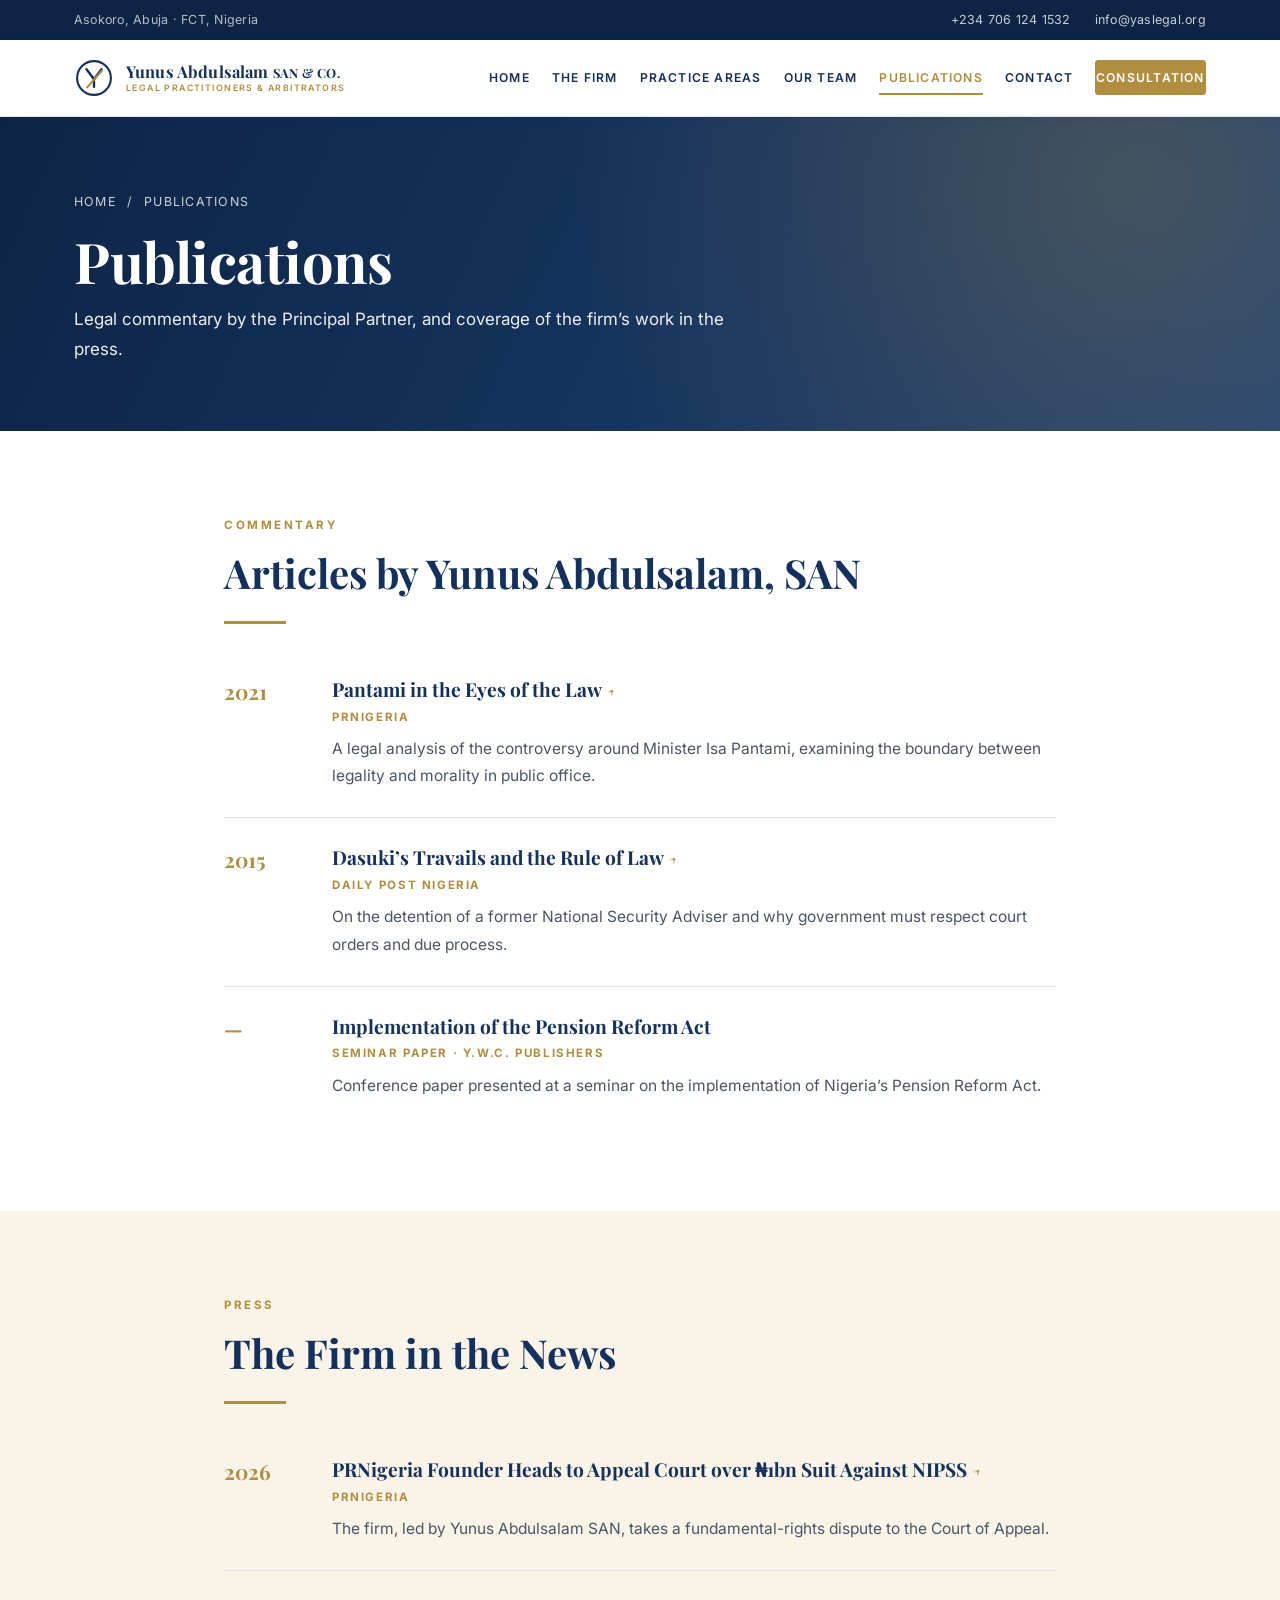
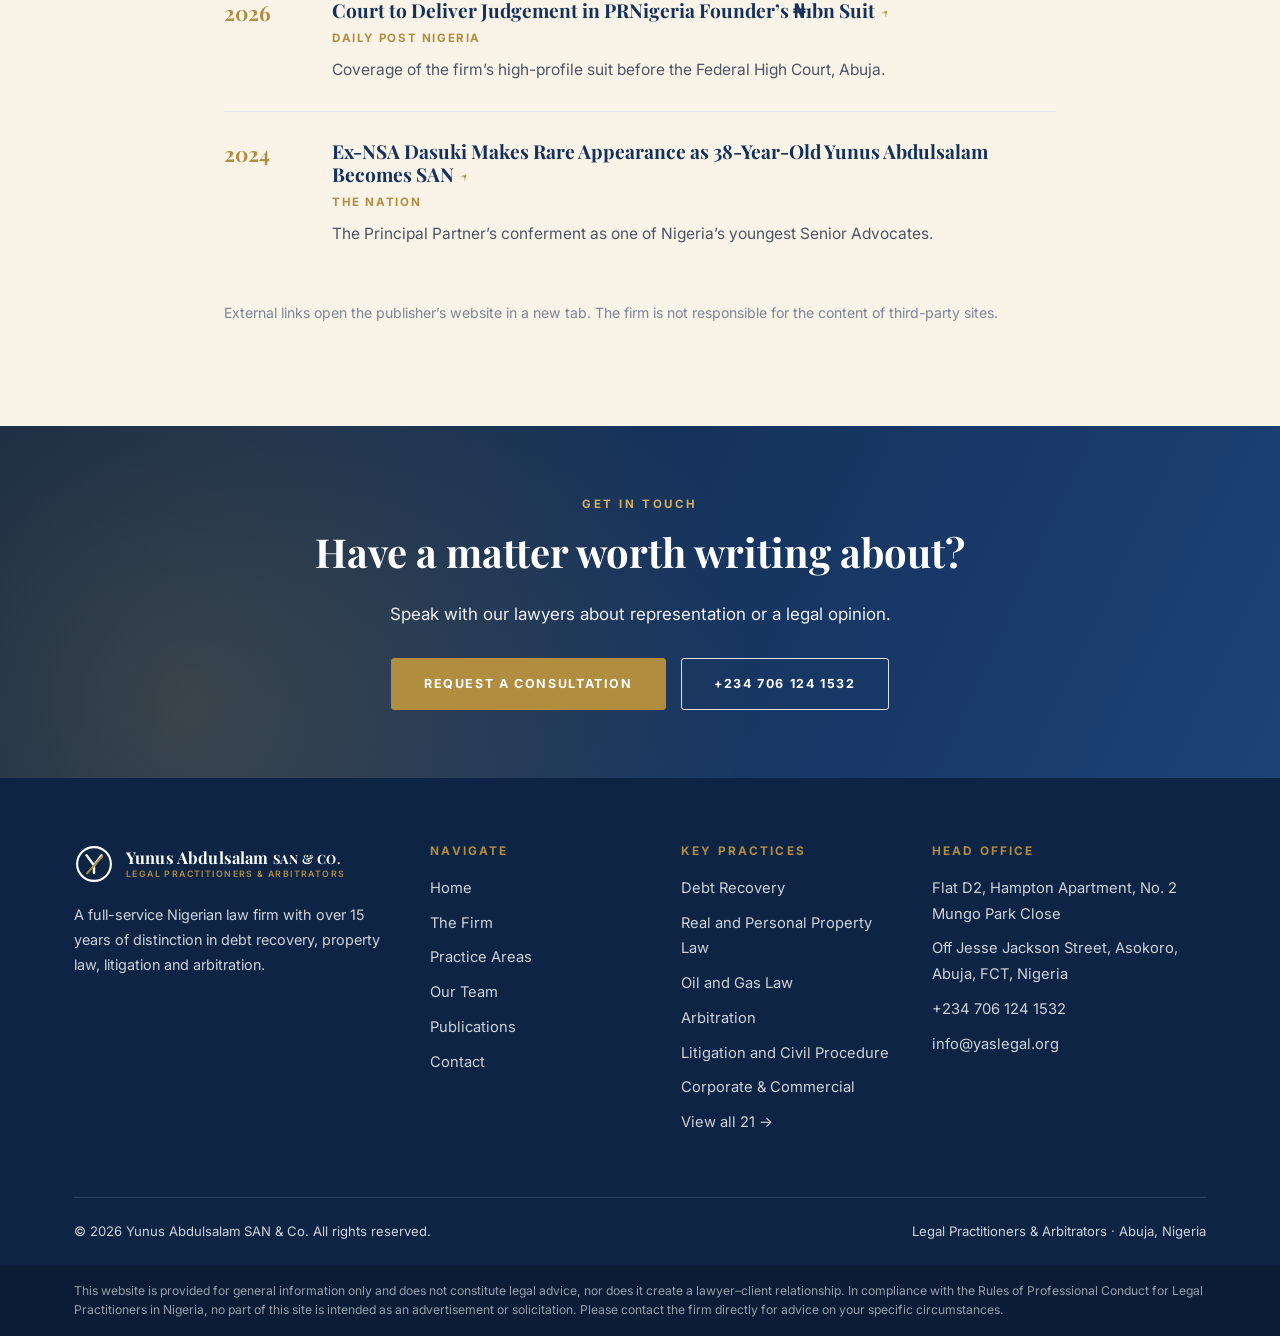
<file: publications.html>
<!DOCTYPE html>
<html lang="en">
<head>
<meta charset="utf-8">
<meta name="viewport" content="width=device-width, initial-scale=1">
<title>Publications | Yunus Abdulsalam SAN &amp; Co.</title>
<meta name="description" content="Articles and commentary by Yunus Abdulsalam, SAN, and press coverage of Yunus Abdulsalam SAN & Co.">
<meta name="theme-color" content="#13315c">
<meta property="og:title" content="Publications | Yunus Abdulsalam SAN &amp; Co.">
<meta property="og:description" content="Articles and commentary by Yunus Abdulsalam, SAN, and press coverage of Yunus Abdulsalam SAN & Co.">
<meta property="og:type" content="website">
<meta property="og:site_name" content="Yunus Abdulsalam SAN &amp; Co.">
<meta property="og:locale" content="en_NG">
<meta property="og:url" content="https://yaslegal.org/publications.html">
<meta property="og:image" content="https://yaslegal.org/assets/img/og-card.jpg">
<meta property="og:image:width" content="1200">
<meta property="og:image:height" content="630">
<meta property="og:image:alt" content="Yunus Abdulsalam SAN &amp; Co., Legal Practitioners and Arbitrators, Asokoro, Abuja">
<meta name="twitter:card" content="summary_large_image">
<meta name="twitter:title" content="Publications | Yunus Abdulsalam SAN &amp; Co.">
<meta name="twitter:description" content="Articles and commentary by Yunus Abdulsalam, SAN, and press coverage of Yunus Abdulsalam SAN & Co.">
<meta name="twitter:image" content="https://yaslegal.org/assets/img/og-card.jpg">
<meta name="robots" content="index, follow, max-image-preview:large, max-snippet:-1">
<meta name="geo.region" content="NG-FC">
<meta name="geo.placename" content="Asokoro, Abuja">
<link rel="canonical" href="https://yaslegal.org/publications.html">
<link rel="icon" href="/favicon.ico" sizes="any">
<link rel="apple-touch-icon" href="/apple-touch-icon.png">
<link rel="manifest" href="/site.webmanifest">
<script type="application/ld+json">{"@context": "https://schema.org", "@type": "LegalService", "name": "Yunus Abdulsalam SAN & Co.", "alternateName": "Yunus Abdulsalam SAN and Co", "description": "Full-service Nigerian law firm in Asokoro, Abuja — debt recovery, property law, litigation, arbitration, energy law and corporate practice.", "url": "https://yaslegal.org/", "telephone": "+2347061241532", "email": "info@yaslegal.org", "address": {"@type": "PostalAddress", "streetAddress": "Flat D2, Hampton Apartment, No. 2 Mungo Park Close, Off Jesse Jackson Street", "addressLocality": "Asokoro, Abuja", "addressRegion": "Federal Capital Territory", "addressCountry": "NG"}, "areaServed": "Nigeria", "founder": {"@type": "Person", "name": "Yunus Abdulsalam", "honorificSuffix": "SAN", "jobTitle": "Principal Partner"}, "knowsAbout": ["Debt Recovery", "Energy Law", "Tax Litigation", "Shipping and Maritime", "Real and Personal Property Law", "Oil and Gas Law", "Administrative Law", "Arbitration", "Litigation and Civil Procedure", "Labour and Employment", "Assets Recovery", "Chieftaincy Matters", "Intellectual Property", "Fundamental Rights", "Consultancy and Advisory Services", "Corporate & Commercial", "Family Law", "Election Petition", "Corporate Litigation", "Criminal Law", "Tort and Personal Injury"], "openingHours": "Mo-Fr 09:00-17:00"}</script>
<script type="application/ld+json">{"@context": "https://schema.org", "@type": "BreadcrumbList", "itemListElement": [{"@type": "ListItem", "position": 1, "name": "Home", "item": "https://yaslegal.org/"}, {"@type": "ListItem", "position": 2, "name": "Publications", "item": "https://yaslegal.org/publications.html"}]}</script>
<link rel="preconnect" href="https://fonts.googleapis.com">
<link rel="preconnect" href="https://fonts.gstatic.com" crossorigin>
<link href="https://fonts.googleapis.com/css2?family=Playfair+Display:wght@500;600;700&amp;family=Inter:wght@400;500;600;700&amp;display=swap" rel="stylesheet">
<link rel="stylesheet" href="assets/styles.css">
</head>
<body>

<div class="topbar">
  <div class="wrap">
    <div class="topbar-items">
      <span class="hide-sm">Asokoro, Abuja &middot; FCT, Nigeria</span>
    </div>
    <div class="topbar-items">
      <a href="tel:+2347061241532">+234 706 124 1532</a>
      <a href="mailto:info@yaslegal.org">info@yaslegal.org</a>
    </div>
  </div>
</div>

<header class="site-header">
  <div class="wrap">
    <a class="logo" href="index.html" aria-label="Yunus Abdulsalam SAN &amp; Co. home">
      <svg viewBox="0 0 64 64" role="img" aria-label="Yunus Abdulsalam SAN &amp; Co. monogram"><circle cx="32" cy="32" r="27" fill="none" stroke="#13315c" stroke-width="3.4"/><path d="M20 18 L32 34 L44 18" fill="none" stroke="#13315c" stroke-width="3.8" stroke-linecap="round" stroke-linejoin="round"/><path d="M32 34 L32 46" fill="none" stroke="#13315c" stroke-width="3.8" stroke-linecap="round"/><path d="M45 20 L21 47" fill="none" stroke="#b08d3f" stroke-width="3.4" stroke-linecap="round"/></svg>
      <span class="logo-text">
        <span class="logo-name">Yunus Abdulsalam <span class="san">SAN &amp; CO.</span></span>
        <span class="logo-tag">Legal Practitioners &amp; Arbitrators</span>
      </span>
    </a>
    <button class="burger" id="burger" aria-label="Menu" aria-expanded="false" aria-controls="nav">
      <span></span><span></span><span></span>
    </button>
    <nav class="nav" id="nav">
        <a href="index.html">Home</a>
        <a href="about.html">The Firm</a>
        <a href="practice-areas.html">Practice Areas</a>
        <a href="team.html">Our Team</a>
        <a href="publications.html" class="active">Publications</a>
        <a href="contact.html">Contact</a>
        <a class="btn btn--nav" href="contact.html">Consultation</a>
    </nav>
  </div>
</header>

<section class="pagehead">
  <div class="wrap">
    <div class="crumbs"><a href="index.html">Home</a> &nbsp;/&nbsp; Publications</div>
    <h1>Publications</h1>
    <p>Legal commentary by the Principal Partner, and coverage of the firm&rsquo;s work in the press.</p>
  </div>
</section>

<section class="section">
  <div class="wrap" style="max-width:880px">
    <span class="eyebrow">Commentary</span>
    <h2>Articles by Yunus Abdulsalam, SAN</h2>
    <hr class="rule">
    <div class="pub-list">
      <article class="pub-item">
        <span class="pub-year">2021</span>
        <div>
          <h3><a href="https://prnigeria.com/2021/05/12/pantami-eye-law/" target="_blank" rel="noopener">Pantami in the Eyes of the Law</a> <span class="pub-ext">&nearr;</span></h3>
          <p class="pub-outlet">PRNigeria</p>
          <p class="pub-desc">A legal analysis of the controversy around Minister Isa Pantami, examining the boundary between legality and morality in public office.</p>
        </div>
      </article>
      <article class="pub-item">
        <span class="pub-year">2015</span>
        <div>
          <h3><a href="https://dailypost.ng/2015/11/08/yunus-abdulsalam-dasukis-travails-and-the-rule-of-law/" target="_blank" rel="noopener">Dasuki&rsquo;s Travails and the Rule of Law</a> <span class="pub-ext">&nearr;</span></h3>
          <p class="pub-outlet">Daily Post Nigeria</p>
          <p class="pub-desc">On the detention of a former National Security Adviser and why government must respect court orders and due process.</p>
        </div>
      </article>
      <article class="pub-item">
        <span class="pub-year">&mdash;</span>
        <div>
          <h3>Implementation of the Pension Reform Act</h3>
          <p class="pub-outlet">Seminar paper &middot; Y.W.C. Publishers</p>
          <p class="pub-desc">Conference paper presented at a seminar on the implementation of Nigeria&rsquo;s Pension Reform Act.</p>
        </div>
      </article>
    </div>
  </div>
</section>

<section class="section section--sand">
  <div class="wrap" style="max-width:880px">
    <span class="eyebrow">Press</span>
    <h2>The Firm in the News</h2>
    <hr class="rule">
    <div class="pub-list">
      <article class="pub-item">
        <span class="pub-year">2026</span>
        <div>
          <h3><a href="https://prnigeria.com/2026/06/29/prnigeria-founder-heads-appeal/" target="_blank" rel="noopener">PRNigeria Founder Heads to Appeal Court over &#8358;1bn Suit Against NIPSS</a> <span class="pub-ext">&nearr;</span></h3>
          <p class="pub-outlet">PRNigeria</p>
          <p class="pub-desc">The firm, led by Yunus Abdulsalam SAN, takes a fundamental-rights dispute to the Court of Appeal.</p>
        </div>
      </article>
      <article class="pub-item">
        <span class="pub-year">2026</span>
        <div>
          <h3><a href="https://dailypost.ng/2026/06/28/court-to-deliver-judgement-in-prnigeria-founders-n1bn-suit-against-nipss-june-29/" target="_blank" rel="noopener">Court to Deliver Judgement in PRNigeria Founder&rsquo;s &#8358;1bn Suit</a> <span class="pub-ext">&nearr;</span></h3>
          <p class="pub-outlet">Daily Post Nigeria</p>
          <p class="pub-desc">Coverage of the firm&rsquo;s high-profile suit before the Federal High Court, Abuja.</p>
        </div>
      </article>
      <article class="pub-item">
        <span class="pub-year">2024</span>
        <div>
          <h3><a href="https://thenationonlineng.net/ex-nsa-dasuki-makes-rare-appearance-as-38-year-old-yunus-abdulsalam-becomes-san/" target="_blank" rel="noopener">Ex-NSA Dasuki Makes Rare Appearance as 38-Year-Old Yunus Abdulsalam Becomes SAN</a> <span class="pub-ext">&nearr;</span></h3>
          <p class="pub-outlet">The Nation</p>
          <p class="pub-desc">The Principal Partner&rsquo;s conferment as one of Nigeria&rsquo;s youngest Senior Advocates.</p>
        </div>
      </article>
    </div>
    <p class="muted" style="font-size:.88rem;margin-top:26px">External links open the publisher&rsquo;s website in a new tab. The firm is not responsible for the content of third-party sites.</p>
  </div>
</section>

<section class="cta">
  <div class="wrap">
    <span class="eyebrow" style="color:var(--gold-light)">Get in touch</span>
    <h2>Have a matter worth writing about?</h2>
    <p>Speak with our lawyers about representation or a legal opinion.</p>
    <a class="btn" href="contact.html">Request a Consultation</a>
    <a class="btn btn--light" href="tel:+2347061241532" style="margin-left:10px">+234 706 124 1532</a>
  </div>
</section>

<footer class="site-footer">
  <div class="wrap">
    <div class="footer-grid">
      <div class="footer-brand">
        <a class="logo logo--light" href="index.html" aria-label="Yunus Abdulsalam SAN &amp; Co. home">
      <svg viewBox="0 0 64 64" role="img" aria-label="Yunus Abdulsalam SAN &amp; Co. monogram"><circle cx="32" cy="32" r="27" fill="none" stroke="#ffffff" stroke-width="3.4"/><path d="M20 18 L32 34 L44 18" fill="none" stroke="#ffffff" stroke-width="3.8" stroke-linecap="round" stroke-linejoin="round"/><path d="M32 34 L32 46" fill="none" stroke="#ffffff" stroke-width="3.8" stroke-linecap="round"/><path d="M45 20 L21 47" fill="none" stroke="#b08d3f" stroke-width="3.4" stroke-linecap="round"/></svg>
      <span class="logo-text">
        <span class="logo-name">Yunus Abdulsalam <span class="san">SAN &amp; CO.</span></span>
        <span class="logo-tag">Legal Practitioners &amp; Arbitrators</span>
      </span>
    </a>
        <p>A full-service Nigerian law firm with over 15 years of distinction in debt recovery, property law, litigation and arbitration.</p>
      </div>
      <div>
        <h4>Navigate</h4>
        <ul>
      <li><a href="index.html">Home</a></li>
      <li><a href="about.html">The Firm</a></li>
      <li><a href="practice-areas.html">Practice Areas</a></li>
      <li><a href="team.html">Our Team</a></li>
      <li><a href="publications.html">Publications</a></li>
      <li><a href="contact.html">Contact</a></li>
        </ul>
      </div>
      <div>
        <h4>Key Practices</h4>
        <ul>
      <li><a href="practice-areas.html#debt-recovery">Debt Recovery</a></li>
      <li><a href="practice-areas.html#property-law">Real and Personal Property Law</a></li>
      <li><a href="practice-areas.html#oil-and-gas">Oil and Gas Law</a></li>
      <li><a href="practice-areas.html#arbitration">Arbitration</a></li>
      <li><a href="practice-areas.html#litigation">Litigation and Civil Procedure</a></li>
      <li><a href="practice-areas.html#corporate-commercial">Corporate &amp; Commercial</a></li>
          <li><a href="practice-areas.html">View all 21 &rarr;</a></li>
        </ul>
      </div>
      <div>
        <h4>Head Office</h4>
        <ul>
          <li>Flat D2, Hampton Apartment, No. 2 Mungo Park Close</li>
          <li>Off Jesse Jackson Street, Asokoro, Abuja, FCT, Nigeria</li>
          <li><a href="tel:+2347061241532">+234 706 124 1532</a></li>
          <li><a href="mailto:info@yaslegal.org">info@yaslegal.org</a></li>
        </ul>
      </div>
    </div>
    <div class="footer-bottom">
      <span>&copy; 2026 Yunus Abdulsalam SAN &amp; Co. All rights reserved.</span>
      <span>Legal Practitioners &amp; Arbitrators &middot; Abuja, Nigeria</span>
    </div>
  </div>
  <div class="disclaimer">
    <div class="wrap">
      This website is provided for general information only and does not constitute legal advice, nor does it create a lawyer&ndash;client relationship. In compliance with the Rules of Professional Conduct for Legal Practitioners in Nigeria, no part of this site is intended as an advertisement or solicitation. Please contact the firm directly for advice on your specific circumstances.
    </div>
  </div>
</footer>

<script>
(function(){
  var b=document.getElementById('burger'), n=document.getElementById('nav');
  if(b&&n){
    b.addEventListener('click',function(){
      var open=n.classList.toggle('open');
      b.setAttribute('aria-expanded',open?'true':'false');
      document.body.style.overflow=open?'hidden':'';
    });
    n.addEventListener('click',function(e){
      if(e.target.tagName==='A'){n.classList.remove('open');b.setAttribute('aria-expanded','false');document.body.style.overflow='';}
    });
  }
  var reduce = window.matchMedia && window.matchMedia('(prefers-reduced-motion: reduce)').matches;
  var els = document.querySelectorAll('.reveal, .card, .value-card, .person, .pub-item, .fact, .stat');
  if (reduce || !('IntersectionObserver' in window)) {
    for (var i=0;i<els.length;i++) els[i].classList.add('is-in');
  } else {
    for (var j=0;j<els.length;j++) els[j].classList.add('will-reveal');
    var io = new IntersectionObserver(function(entries){
      entries.forEach(function(en){
        if (en.isIntersecting) { en.target.classList.add('is-in'); io.unobserve(en.target); }
      });
    }, { rootMargin: '0px 0px -40px 0px', threshold: 0.06 });
    for (var k=0;k<els.length;k++) io.observe(els[k]);
  }
  var f=document.getElementById('enquiry');
  if(f){
    f.addEventListener('submit',function(e){
      e.preventDefault();
      var d=new FormData(f);
      var body='Name: '+d.get('name')+'%0D%0APhone: '+d.get('phone')
        +'%0D%0AArea of interest: '+d.get('area')+'%0D%0A%0D%0A'+encodeURIComponent(d.get('message')||'');
      window.location.href='mailto:info@yaslegal.org?subject='
        +encodeURIComponent('Website enquiry — '+(d.get('name')||''))+'&body='+body;
      document.getElementById('formStatus').textContent='Opening your email client…';
    });
  }
})();
</script>
</body>
</html>
</file>
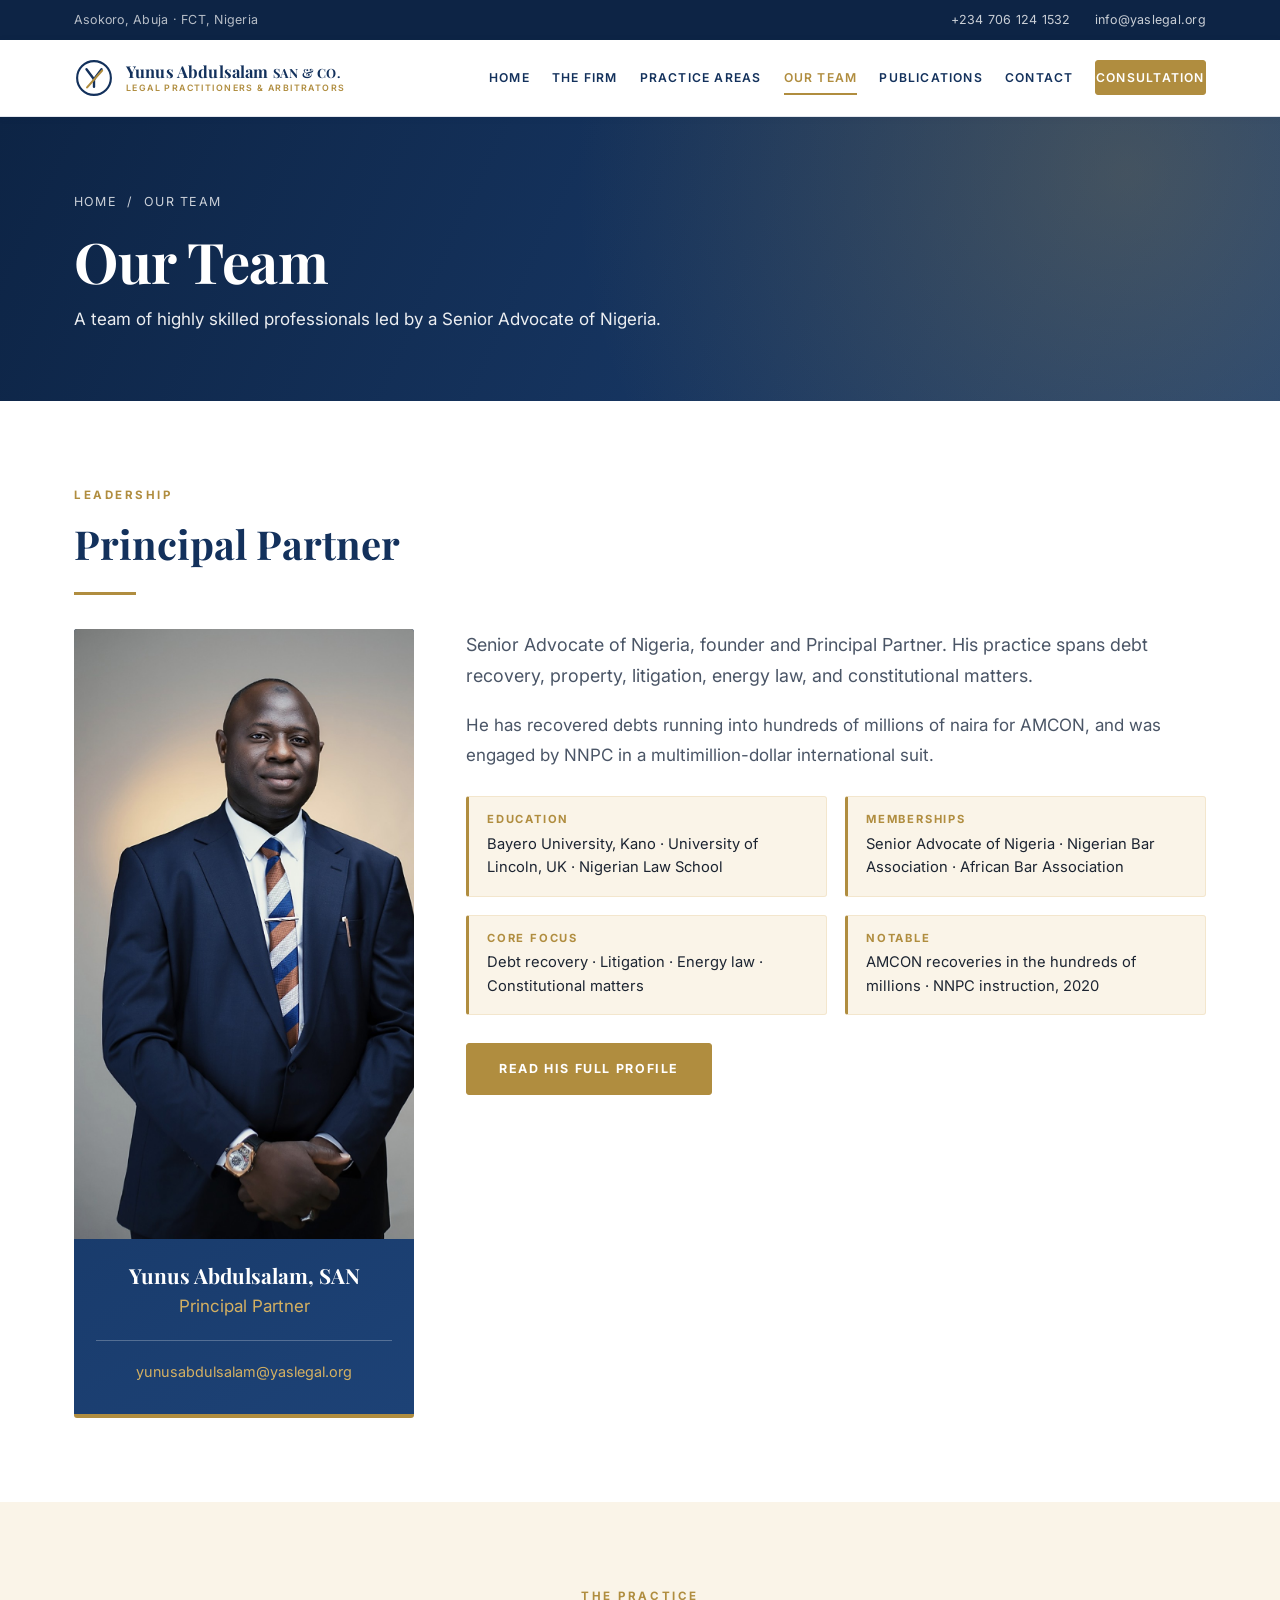
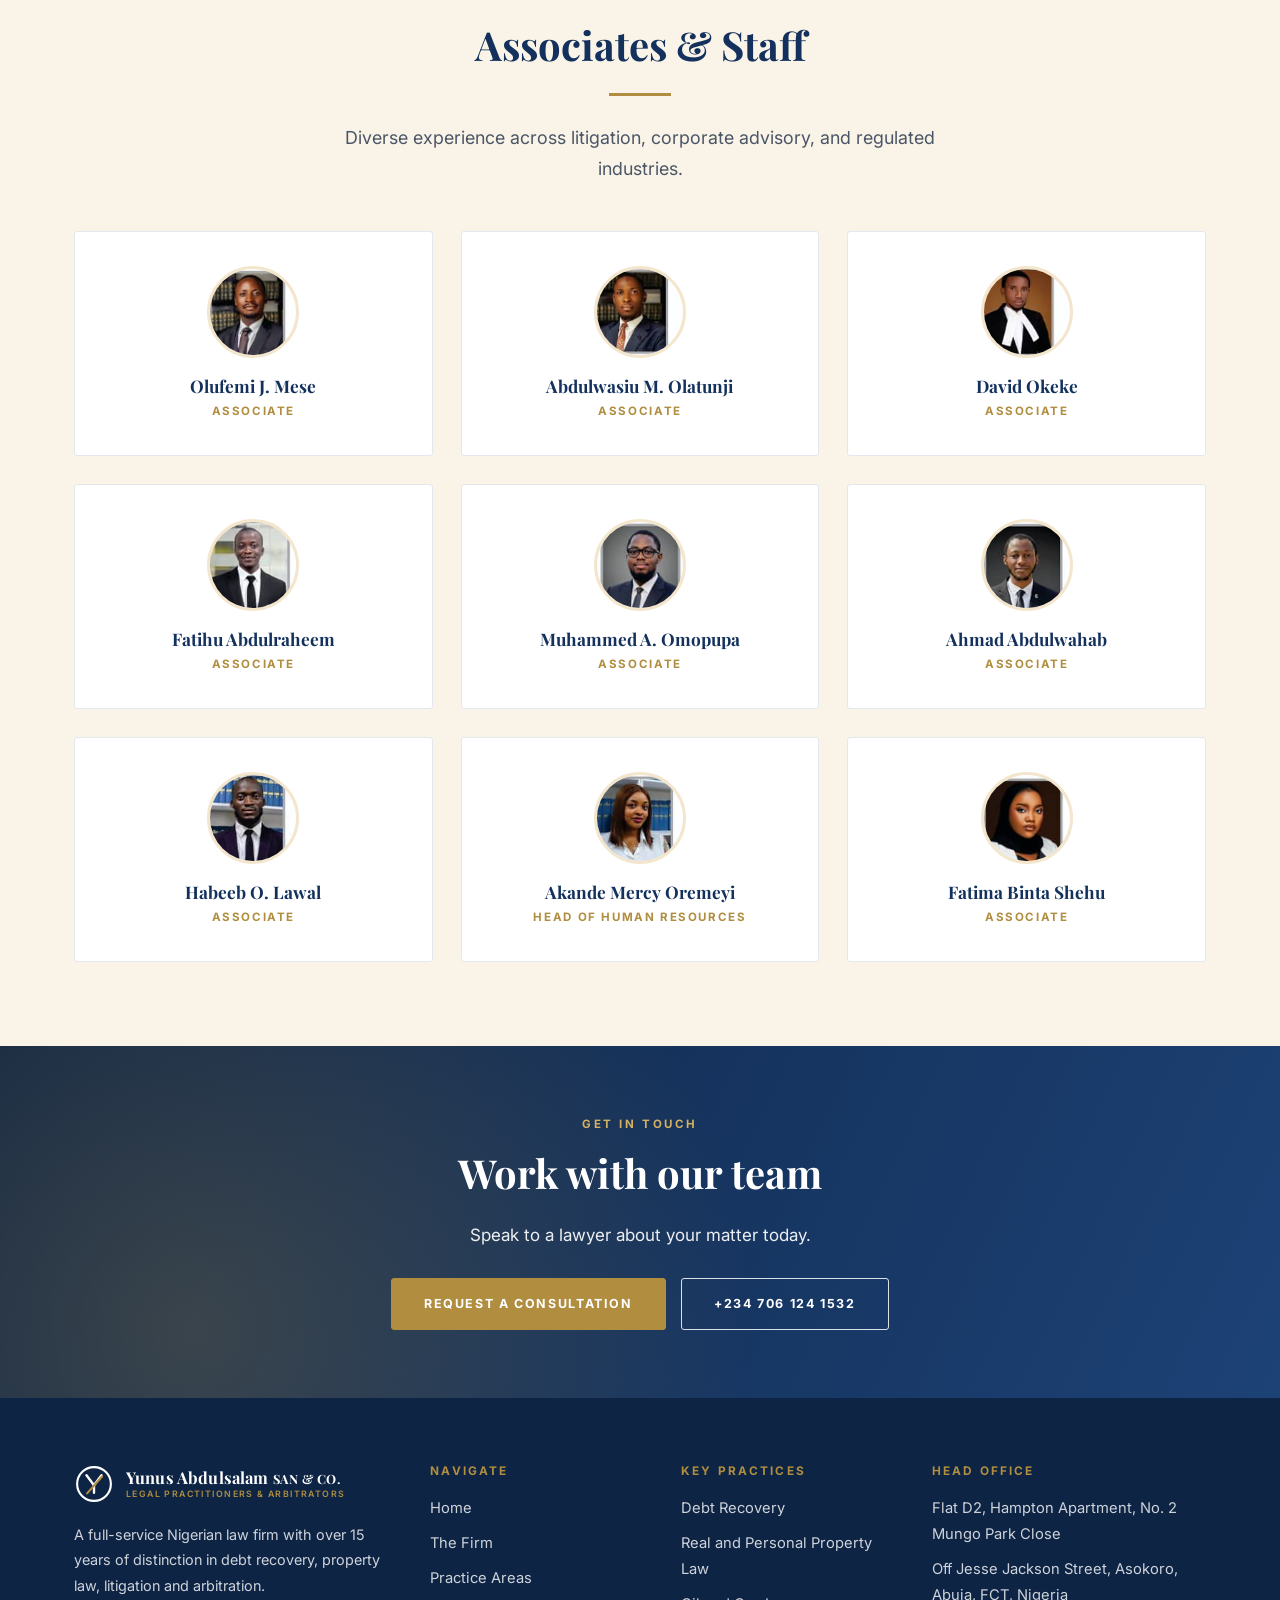
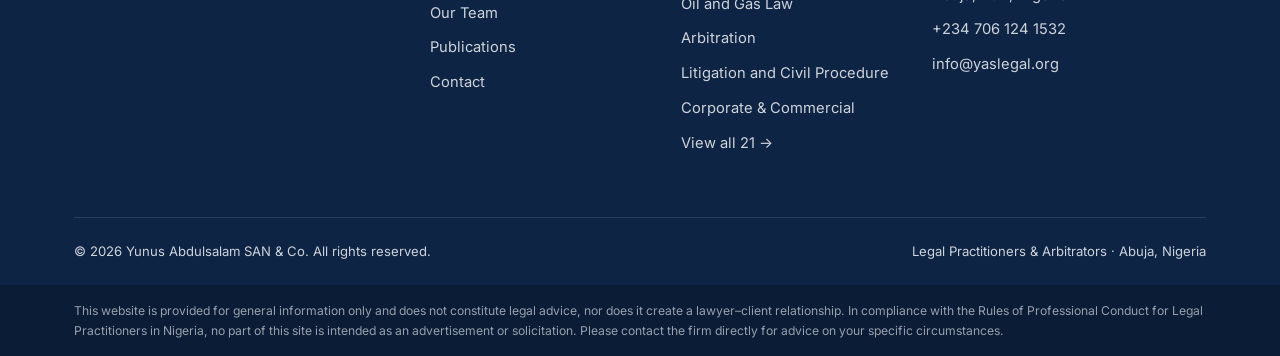
<file: team.html>
<!DOCTYPE html>
<html lang="en">
<head>
<meta charset="utf-8">
<meta name="viewport" content="width=device-width, initial-scale=1">
<title>Our Team | Yunus Abdulsalam SAN &amp; Co.</title>
<meta name="description" content="Meet the lawyers of Yunus Abdulsalam SAN & Co. — led by Principal Partner Yunus Abdulsalam, SAN.">
<meta name="theme-color" content="#13315c">
<meta property="og:title" content="Our Team | Yunus Abdulsalam SAN &amp; Co.">
<meta property="og:description" content="Meet the lawyers of Yunus Abdulsalam SAN & Co. — led by Principal Partner Yunus Abdulsalam, SAN.">
<meta property="og:type" content="website">
<meta property="og:site_name" content="Yunus Abdulsalam SAN &amp; Co.">
<meta property="og:locale" content="en_NG">
<meta property="og:url" content="https://yaslegal.org/team.html">
<meta property="og:image" content="https://yaslegal.org/assets/img/og-card.jpg">
<meta property="og:image:width" content="1200">
<meta property="og:image:height" content="630">
<meta property="og:image:alt" content="Yunus Abdulsalam SAN &amp; Co., Legal Practitioners and Arbitrators, Asokoro, Abuja">
<meta name="twitter:card" content="summary_large_image">
<meta name="twitter:title" content="Our Team | Yunus Abdulsalam SAN &amp; Co.">
<meta name="twitter:description" content="Meet the lawyers of Yunus Abdulsalam SAN & Co. — led by Principal Partner Yunus Abdulsalam, SAN.">
<meta name="twitter:image" content="https://yaslegal.org/assets/img/og-card.jpg">
<meta name="robots" content="index, follow, max-image-preview:large, max-snippet:-1">
<meta name="geo.region" content="NG-FC">
<meta name="geo.placename" content="Asokoro, Abuja">
<link rel="canonical" href="https://yaslegal.org/team.html">
<link rel="icon" href="/favicon.ico" sizes="any">
<link rel="apple-touch-icon" href="/apple-touch-icon.png">
<link rel="manifest" href="/site.webmanifest">
<script type="application/ld+json">{"@context": "https://schema.org", "@type": "LegalService", "name": "Yunus Abdulsalam SAN & Co.", "alternateName": "Yunus Abdulsalam SAN and Co", "description": "Full-service Nigerian law firm in Asokoro, Abuja — debt recovery, property law, litigation, arbitration, energy law and corporate practice.", "url": "https://yaslegal.org/", "telephone": "+2347061241532", "email": "info@yaslegal.org", "address": {"@type": "PostalAddress", "streetAddress": "Flat D2, Hampton Apartment, No. 2 Mungo Park Close, Off Jesse Jackson Street", "addressLocality": "Asokoro, Abuja", "addressRegion": "Federal Capital Territory", "addressCountry": "NG"}, "areaServed": "Nigeria", "founder": {"@type": "Person", "name": "Yunus Abdulsalam", "honorificSuffix": "SAN", "jobTitle": "Principal Partner"}, "knowsAbout": ["Debt Recovery", "Energy Law", "Tax Litigation", "Shipping and Maritime", "Real and Personal Property Law", "Oil and Gas Law", "Administrative Law", "Arbitration", "Litigation and Civil Procedure", "Labour and Employment", "Assets Recovery", "Chieftaincy Matters", "Intellectual Property", "Fundamental Rights", "Consultancy and Advisory Services", "Corporate & Commercial", "Family Law", "Election Petition", "Corporate Litigation", "Criminal Law", "Tort and Personal Injury"], "openingHours": "Mo-Fr 09:00-17:00"}</script>
<script type="application/ld+json">{"@context": "https://schema.org", "@type": "BreadcrumbList", "itemListElement": [{"@type": "ListItem", "position": 1, "name": "Home", "item": "https://yaslegal.org/"}, {"@type": "ListItem", "position": 2, "name": "Our Team", "item": "https://yaslegal.org/team.html"}]}</script>
<script type="application/ld+json">{"@context": "https://schema.org", "@type": "Person", "name": "Yunus Abdulsalam", "honorificSuffix": "SAN", "jobTitle": "Principal Partner, Yunus Abdulsalam SAN & Co.", "url": "https://yaslegal.org/yunus-abdulsalam.html", "image": "https://yaslegal.org/assets/img/yunus-abdulsalam-full.jpg", "alumniOf": ["Bayero University, Kano", "University of Lincoln", "Nigerian Law School"], "memberOf": ["Nigerian Bar Association", "African Bar Association"], "worksFor": {"@type": "LegalService", "name": "Yunus Abdulsalam SAN & Co."}}</script>
<link rel="preconnect" href="https://fonts.googleapis.com">
<link rel="preconnect" href="https://fonts.gstatic.com" crossorigin>
<link href="https://fonts.googleapis.com/css2?family=Playfair+Display:wght@500;600;700&amp;family=Inter:wght@400;500;600;700&amp;display=swap" rel="stylesheet">
<link rel="stylesheet" href="assets/styles.css">
</head>
<body>

<div class="topbar">
  <div class="wrap">
    <div class="topbar-items">
      <span class="hide-sm">Asokoro, Abuja &middot; FCT, Nigeria</span>
    </div>
    <div class="topbar-items">
      <a href="tel:+2347061241532">+234 706 124 1532</a>
      <a href="mailto:info@yaslegal.org">info@yaslegal.org</a>
    </div>
  </div>
</div>

<header class="site-header">
  <div class="wrap">
    <a class="logo" href="index.html" aria-label="Yunus Abdulsalam SAN &amp; Co. home">
      <svg viewBox="0 0 64 64" role="img" aria-label="Yunus Abdulsalam SAN &amp; Co. monogram"><circle cx="32" cy="32" r="27" fill="none" stroke="#13315c" stroke-width="3.4"/><path d="M20 18 L32 34 L44 18" fill="none" stroke="#13315c" stroke-width="3.8" stroke-linecap="round" stroke-linejoin="round"/><path d="M32 34 L32 46" fill="none" stroke="#13315c" stroke-width="3.8" stroke-linecap="round"/><path d="M45 20 L21 47" fill="none" stroke="#b08d3f" stroke-width="3.4" stroke-linecap="round"/></svg>
      <span class="logo-text">
        <span class="logo-name">Yunus Abdulsalam <span class="san">SAN &amp; CO.</span></span>
        <span class="logo-tag">Legal Practitioners &amp; Arbitrators</span>
      </span>
    </a>
    <button class="burger" id="burger" aria-label="Menu" aria-expanded="false" aria-controls="nav">
      <span></span><span></span><span></span>
    </button>
    <nav class="nav" id="nav">
        <a href="index.html">Home</a>
        <a href="about.html">The Firm</a>
        <a href="practice-areas.html">Practice Areas</a>
        <a href="team.html" class="active">Our Team</a>
        <a href="publications.html">Publications</a>
        <a href="contact.html">Contact</a>
        <a class="btn btn--nav" href="contact.html">Consultation</a>
    </nav>
  </div>
</header>

<section class="pagehead">
  <div class="wrap">
    <div class="crumbs"><a href="index.html">Home</a> &nbsp;/&nbsp; Our Team</div>
    <h1>Our Team</h1>
    <p>A team of highly skilled professionals led by a Senior Advocate of Nigeria.</p>
  </div>
</section>

<section class="section">
  <div class="wrap">
    <span class="eyebrow">Leadership</span>
    <h2>Principal Partner</h2>
    <hr class="rule">
    <div class="profile-lead" style="margin-top:34px">
      <div class="profile-portrait">
        <img src="assets/img/yunus-abdulsalam-full.jpg" alt="Yunus Abdulsalam, SAN, Principal Partner" width="880" height="1579" fetchpriority="high" decoding="async">
        <div class="pp-body">
          <h3>Yunus Abdulsalam, SAN</h3>
          <p class="role">Principal Partner</p>
          <div class="pp-meta"><a href="mailto:yunusabdulsalam@yaslegal.org">yunusabdulsalam@yaslegal.org</a></div>
        </div>
      </div>
      <div>
        <p class="lead">Senior Advocate of Nigeria, founder and Principal Partner. His practice spans debt recovery, property, litigation, energy law, and constitutional matters.</p>
        <p>He has recovered debts running into hundreds of millions of naira for AMCON, and was engaged by NNPC in a multimillion-dollar international suit.</p>
        <div class="fact-grid">
          <div class="fact">
            <h4>Education</h4>
            <p>Bayero University, Kano &middot; University of Lincoln, UK &middot; Nigerian Law School</p>
          </div>
          <div class="fact">
            <h4>Memberships</h4>
            <p>Senior Advocate of Nigeria &middot; Nigerian Bar Association &middot; African Bar Association</p>
          </div>
          <div class="fact">
            <h4>Core Focus</h4>
            <p>Debt recovery &middot; Litigation &middot; Energy law &middot; Constitutional matters</p>
          </div>
          <div class="fact">
            <h4>Notable</h4>
            <p>AMCON recoveries in the hundreds of millions &middot; NNPC instruction, 2020</p>
          </div>
        </div>
        <a class="btn" href="yunus-abdulsalam.html" style="margin-top:24px">Read His Full Profile</a>
      </div>
    </div>
  </div>
</section>

<section class="section section--sand">
  <div class="wrap">
    <div class="center" style="max-width:620px;margin:0 auto 46px">
      <span class="eyebrow">The Practice</span>
      <h2>Associates &amp; Staff</h2>
      <hr class="rule rule--center">
      <p class="lead">Diverse experience across litigation, corporate advisory, and regulated industries.</p>
    </div>
    <div class="grid grid-3">
      <div class="person"><div class="avatar avatar--photo"><img src="assets/img/team/olufemi-mese.jpg" alt="Olufemi J. Mese, Associate" loading="lazy" width="480" height="480"></div><h3>Olufemi J. Mese</h3><p class="role">Associate</p></div>
      <div class="person"><div class="avatar avatar--photo"><img src="assets/img/team/abdulwasiu-olatunji.jpg" alt="Abdulwasiu M. Olatunji, Associate" loading="lazy" width="480" height="480"></div><h3>Abdulwasiu M. Olatunji</h3><p class="role">Associate</p></div>
      <div class="person"><div class="avatar avatar--photo"><img src="assets/img/team/david-okeke.jpg" alt="David Okeke, Associate" loading="lazy" width="480" height="480"></div><h3>David Okeke</h3><p class="role">Associate</p></div>
      <div class="person"><div class="avatar avatar--photo"><img src="assets/img/team/fatihu-abdulraheem.jpg" alt="Fatihu Abdulraheem, Associate" loading="lazy" width="480" height="480"></div><h3>Fatihu Abdulraheem</h3><p class="role">Associate</p></div>
      <div class="person"><div class="avatar avatar--photo"><img src="assets/img/team/muhammed-omopupa.jpg" alt="Muhammed A. Omopupa, Associate" loading="lazy" width="480" height="480"></div><h3>Muhammed A. Omopupa</h3><p class="role">Associate</p></div>
      <div class="person"><div class="avatar avatar--photo"><img src="assets/img/team/ahmad-abdulwahab.jpg" alt="Ahmad Abdulwahab, Associate" loading="lazy" width="480" height="480"></div><h3>Ahmad Abdulwahab</h3><p class="role">Associate</p></div>
      <div class="person"><div class="avatar avatar--photo"><img src="assets/img/team/habeeb-lawal.jpg" alt="Habeeb O. Lawal, Associate" loading="lazy" width="480" height="480"></div><h3>Habeeb O. Lawal</h3><p class="role">Associate</p></div>
      <div class="person"><div class="avatar avatar--photo"><img src="assets/img/team/akande-mercy.jpg" alt="Akande Mercy Oremeyi, Head of Human Resources" loading="lazy" width="480" height="480"></div><h3>Akande Mercy Oremeyi</h3><p class="role">Head of Human Resources</p></div>
      <div class="person"><div class="avatar avatar--photo"><img src="assets/img/team/fatima-shehu.jpg" alt="Fatima Binta Shehu, Associate" loading="lazy" width="480" height="480"></div><h3>Fatima Binta Shehu</h3><p class="role">Associate</p></div>
    </div>
  </div>
</section>

<section class="cta">
  <div class="wrap">
    <span class="eyebrow" style="color:var(--gold-light)">Get in touch</span>
    <h2>Work with our team</h2>
    <p>Speak to a lawyer about your matter today.</p>
    <a class="btn" href="contact.html">Request a Consultation</a>
    <a class="btn btn--light" href="tel:+2347061241532" style="margin-left:10px">+234 706 124 1532</a>
  </div>
</section>

<footer class="site-footer">
  <div class="wrap">
    <div class="footer-grid">
      <div class="footer-brand">
        <a class="logo logo--light" href="index.html" aria-label="Yunus Abdulsalam SAN &amp; Co. home">
      <svg viewBox="0 0 64 64" role="img" aria-label="Yunus Abdulsalam SAN &amp; Co. monogram"><circle cx="32" cy="32" r="27" fill="none" stroke="#ffffff" stroke-width="3.4"/><path d="M20 18 L32 34 L44 18" fill="none" stroke="#ffffff" stroke-width="3.8" stroke-linecap="round" stroke-linejoin="round"/><path d="M32 34 L32 46" fill="none" stroke="#ffffff" stroke-width="3.8" stroke-linecap="round"/><path d="M45 20 L21 47" fill="none" stroke="#b08d3f" stroke-width="3.4" stroke-linecap="round"/></svg>
      <span class="logo-text">
        <span class="logo-name">Yunus Abdulsalam <span class="san">SAN &amp; CO.</span></span>
        <span class="logo-tag">Legal Practitioners &amp; Arbitrators</span>
      </span>
    </a>
        <p>A full-service Nigerian law firm with over 15 years of distinction in debt recovery, property law, litigation and arbitration.</p>
      </div>
      <div>
        <h4>Navigate</h4>
        <ul>
      <li><a href="index.html">Home</a></li>
      <li><a href="about.html">The Firm</a></li>
      <li><a href="practice-areas.html">Practice Areas</a></li>
      <li><a href="team.html">Our Team</a></li>
      <li><a href="publications.html">Publications</a></li>
      <li><a href="contact.html">Contact</a></li>
        </ul>
      </div>
      <div>
        <h4>Key Practices</h4>
        <ul>
      <li><a href="practice-areas.html#debt-recovery">Debt Recovery</a></li>
      <li><a href="practice-areas.html#property-law">Real and Personal Property Law</a></li>
      <li><a href="practice-areas.html#oil-and-gas">Oil and Gas Law</a></li>
      <li><a href="practice-areas.html#arbitration">Arbitration</a></li>
      <li><a href="practice-areas.html#litigation">Litigation and Civil Procedure</a></li>
      <li><a href="practice-areas.html#corporate-commercial">Corporate &amp; Commercial</a></li>
          <li><a href="practice-areas.html">View all 21 &rarr;</a></li>
        </ul>
      </div>
      <div>
        <h4>Head Office</h4>
        <ul>
          <li>Flat D2, Hampton Apartment, No. 2 Mungo Park Close</li>
          <li>Off Jesse Jackson Street, Asokoro, Abuja, FCT, Nigeria</li>
          <li><a href="tel:+2347061241532">+234 706 124 1532</a></li>
          <li><a href="mailto:info@yaslegal.org">info@yaslegal.org</a></li>
        </ul>
      </div>
    </div>
    <div class="footer-bottom">
      <span>&copy; 2026 Yunus Abdulsalam SAN &amp; Co. All rights reserved.</span>
      <span>Legal Practitioners &amp; Arbitrators &middot; Abuja, Nigeria</span>
    </div>
  </div>
  <div class="disclaimer">
    <div class="wrap">
      This website is provided for general information only and does not constitute legal advice, nor does it create a lawyer&ndash;client relationship. In compliance with the Rules of Professional Conduct for Legal Practitioners in Nigeria, no part of this site is intended as an advertisement or solicitation. Please contact the firm directly for advice on your specific circumstances.
    </div>
  </div>
</footer>

<script>
(function(){
  var b=document.getElementById('burger'), n=document.getElementById('nav');
  if(b&&n){
    b.addEventListener('click',function(){
      var open=n.classList.toggle('open');
      b.setAttribute('aria-expanded',open?'true':'false');
      document.body.style.overflow=open?'hidden':'';
    });
    n.addEventListener('click',function(e){
      if(e.target.tagName==='A'){n.classList.remove('open');b.setAttribute('aria-expanded','false');document.body.style.overflow='';}
    });
  }
  var reduce = window.matchMedia && window.matchMedia('(prefers-reduced-motion: reduce)').matches;
  var els = document.querySelectorAll('.reveal, .card, .value-card, .person, .pub-item, .fact, .stat');
  if (reduce || !('IntersectionObserver' in window)) {
    for (var i=0;i<els.length;i++) els[i].classList.add('is-in');
  } else {
    for (var j=0;j<els.length;j++) els[j].classList.add('will-reveal');
    var io = new IntersectionObserver(function(entries){
      entries.forEach(function(en){
        if (en.isIntersecting) { en.target.classList.add('is-in'); io.unobserve(en.target); }
      });
    }, { rootMargin: '0px 0px -40px 0px', threshold: 0.06 });
    for (var k=0;k<els.length;k++) io.observe(els[k]);
  }
  var f=document.getElementById('enquiry');
  if(f){
    f.addEventListener('submit',function(e){
      e.preventDefault();
      var d=new FormData(f);
      var body='Name: '+d.get('name')+'%0D%0APhone: '+d.get('phone')
        +'%0D%0AArea of interest: '+d.get('area')+'%0D%0A%0D%0A'+encodeURIComponent(d.get('message')||'');
      window.location.href='mailto:info@yaslegal.org?subject='
        +encodeURIComponent('Website enquiry — '+(d.get('name')||''))+'&body='+body;
      document.getElementById('formStatus').textContent='Opening your email client…';
    });
  }
})();
</script>
</body>
</html>
</file>
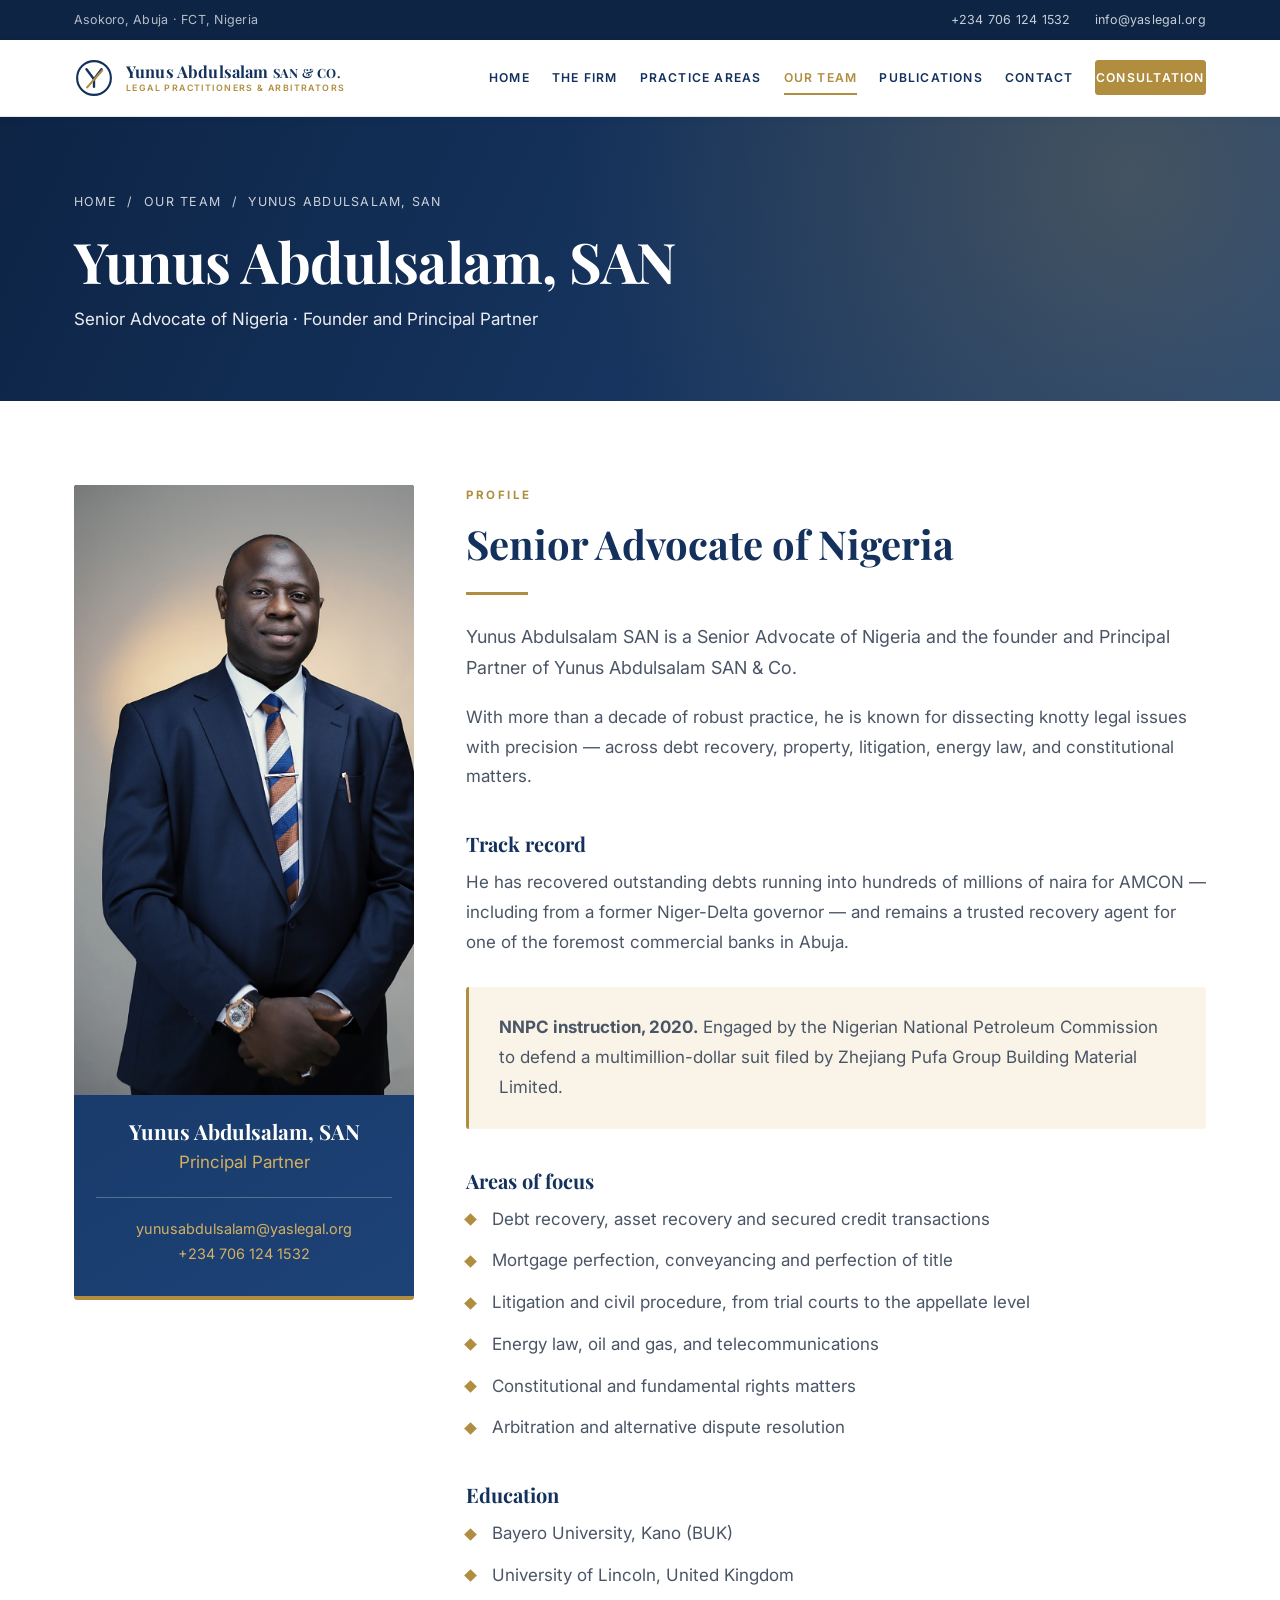
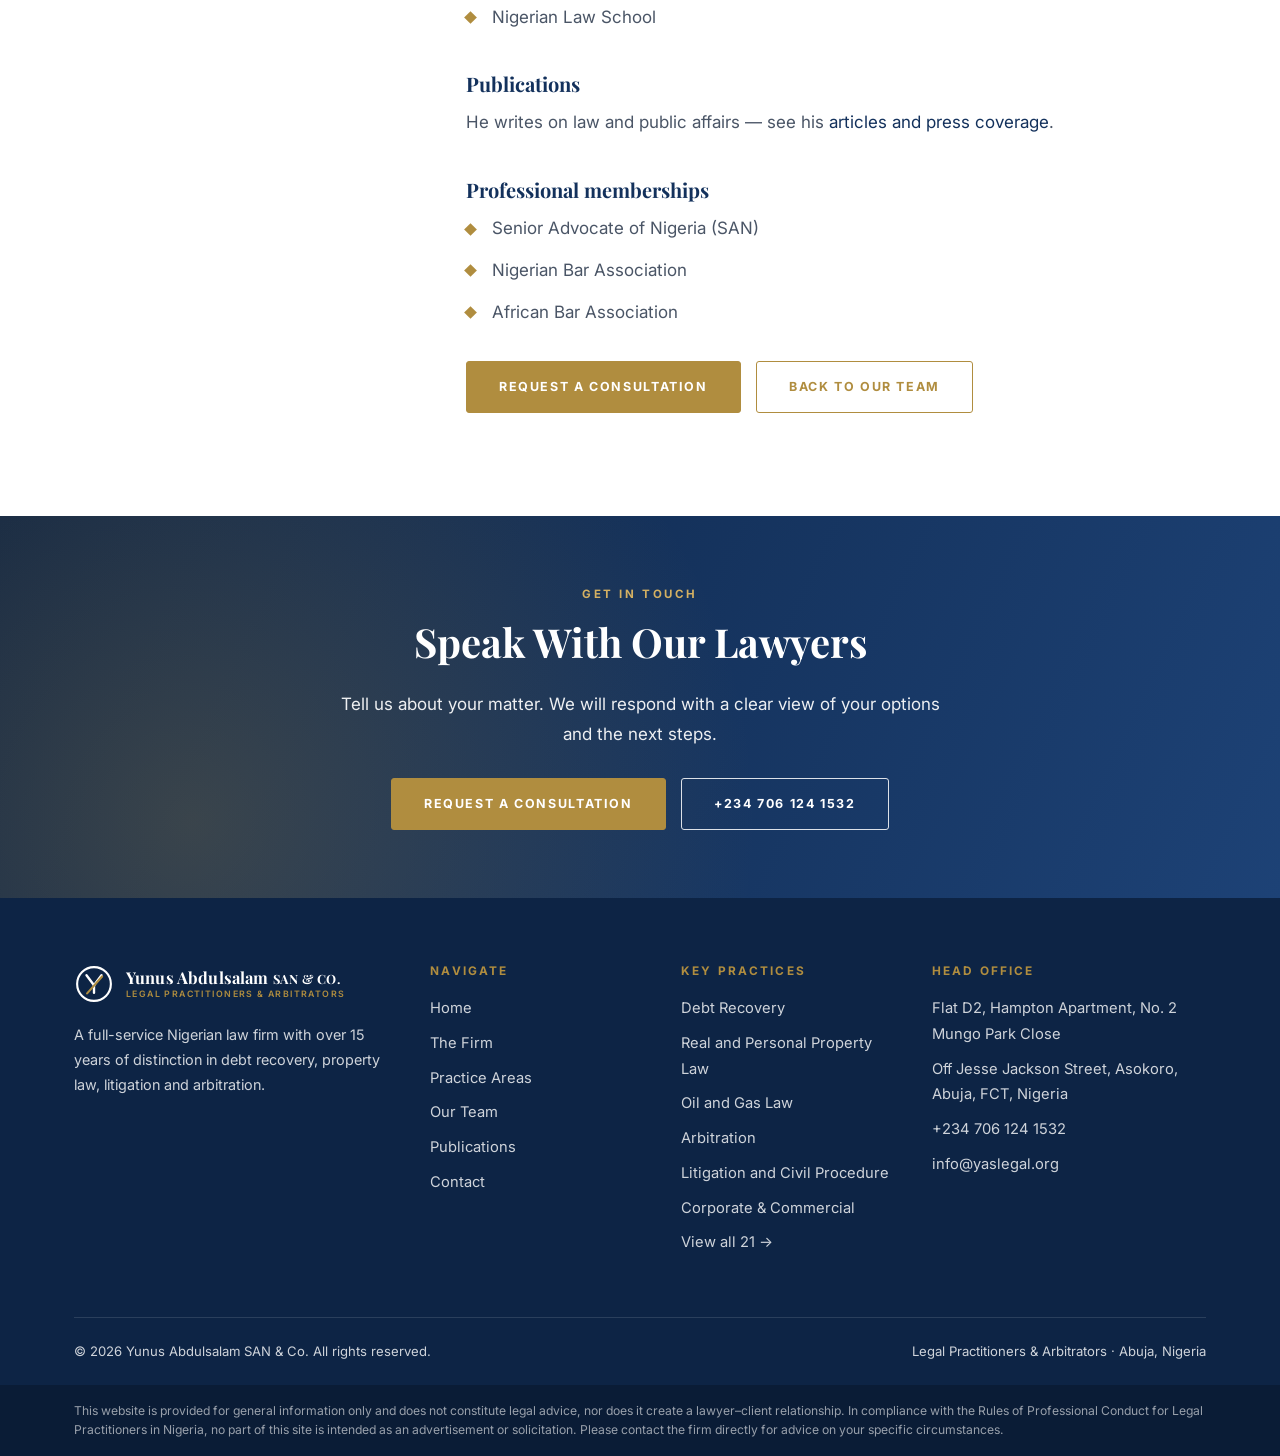
<file: yunus-abdulsalam.html>
<!DOCTYPE html>
<html lang="en">
<head>
<meta charset="utf-8">
<meta name="viewport" content="width=device-width, initial-scale=1">
<title>Yunus Abdulsalam, SAN — Principal Partner | Yunus Abdulsalam SAN &amp; Co.</title>
<meta name="description" content="Profile of Yunus Abdulsalam, SAN, Senior Advocate of Nigeria and Principal Partner of Yunus Abdulsalam SAN & Co., Abuja.">
<meta name="theme-color" content="#13315c">
<meta property="og:title" content="Yunus Abdulsalam, SAN — Principal Partner | Yunus Abdulsalam SAN &amp; Co.">
<meta property="og:description" content="Profile of Yunus Abdulsalam, SAN, Senior Advocate of Nigeria and Principal Partner of Yunus Abdulsalam SAN & Co., Abuja.">
<meta property="og:type" content="website">
<meta property="og:site_name" content="Yunus Abdulsalam SAN &amp; Co.">
<meta property="og:locale" content="en_NG">
<meta property="og:url" content="https://yaslegal.org/team.html">
<meta property="og:image" content="https://yaslegal.org/assets/img/og-card.jpg">
<meta property="og:image:width" content="1200">
<meta property="og:image:height" content="630">
<meta property="og:image:alt" content="Yunus Abdulsalam SAN &amp; Co., Legal Practitioners and Arbitrators, Asokoro, Abuja">
<meta name="twitter:card" content="summary_large_image">
<meta name="twitter:title" content="Yunus Abdulsalam, SAN — Principal Partner | Yunus Abdulsalam SAN &amp; Co.">
<meta name="twitter:description" content="Profile of Yunus Abdulsalam, SAN, Senior Advocate of Nigeria and Principal Partner of Yunus Abdulsalam SAN & Co., Abuja.">
<meta name="twitter:image" content="https://yaslegal.org/assets/img/og-card.jpg">
<meta name="robots" content="index, follow, max-image-preview:large, max-snippet:-1">
<meta name="geo.region" content="NG-FC">
<meta name="geo.placename" content="Asokoro, Abuja">
<link rel="canonical" href="https://yaslegal.org/team.html">
<link rel="icon" href="/favicon.ico" sizes="any">
<link rel="apple-touch-icon" href="/apple-touch-icon.png">
<link rel="manifest" href="/site.webmanifest">
<script type="application/ld+json">{"@context": "https://schema.org", "@type": "LegalService", "name": "Yunus Abdulsalam SAN & Co.", "alternateName": "Yunus Abdulsalam SAN and Co", "description": "Full-service Nigerian law firm in Asokoro, Abuja — debt recovery, property law, litigation, arbitration, energy law and corporate practice.", "url": "https://yaslegal.org/", "telephone": "+2347061241532", "email": "info@yaslegal.org", "address": {"@type": "PostalAddress", "streetAddress": "Flat D2, Hampton Apartment, No. 2 Mungo Park Close, Off Jesse Jackson Street", "addressLocality": "Asokoro, Abuja", "addressRegion": "Federal Capital Territory", "addressCountry": "NG"}, "areaServed": "Nigeria", "founder": {"@type": "Person", "name": "Yunus Abdulsalam", "honorificSuffix": "SAN", "jobTitle": "Principal Partner"}, "knowsAbout": ["Debt Recovery", "Energy Law", "Tax Litigation", "Shipping and Maritime", "Real and Personal Property Law", "Oil and Gas Law", "Administrative Law", "Arbitration", "Litigation and Civil Procedure", "Labour and Employment", "Assets Recovery", "Chieftaincy Matters", "Intellectual Property", "Fundamental Rights", "Consultancy and Advisory Services", "Corporate & Commercial", "Family Law", "Election Petition", "Corporate Litigation", "Criminal Law", "Tort and Personal Injury"], "openingHours": "Mo-Fr 09:00-17:00"}</script>
<script type="application/ld+json">{"@context": "https://schema.org", "@type": "BreadcrumbList", "itemListElement": [{"@type": "ListItem", "position": 1, "name": "Home", "item": "https://yaslegal.org/"}, {"@type": "ListItem", "position": 2, "name": "Our Team", "item": "https://yaslegal.org/team.html"}]}</script>
<script type="application/ld+json">{"@context": "https://schema.org", "@type": "Person", "name": "Yunus Abdulsalam", "honorificSuffix": "SAN", "jobTitle": "Principal Partner, Yunus Abdulsalam SAN & Co.", "url": "https://yaslegal.org/yunus-abdulsalam.html", "image": "https://yaslegal.org/assets/img/yunus-abdulsalam-full.jpg", "alumniOf": ["Bayero University, Kano", "University of Lincoln", "Nigerian Law School"], "memberOf": ["Nigerian Bar Association", "African Bar Association"], "worksFor": {"@type": "LegalService", "name": "Yunus Abdulsalam SAN & Co."}}</script>
<link rel="preconnect" href="https://fonts.googleapis.com">
<link rel="preconnect" href="https://fonts.gstatic.com" crossorigin>
<link href="https://fonts.googleapis.com/css2?family=Playfair+Display:wght@500;600;700&amp;family=Inter:wght@400;500;600;700&amp;display=swap" rel="stylesheet">
<link rel="stylesheet" href="assets/styles.css">
</head>
<body>

<div class="topbar">
  <div class="wrap">
    <div class="topbar-items">
      <span class="hide-sm">Asokoro, Abuja &middot; FCT, Nigeria</span>
    </div>
    <div class="topbar-items">
      <a href="tel:+2347061241532">+234 706 124 1532</a>
      <a href="mailto:info@yaslegal.org">info@yaslegal.org</a>
    </div>
  </div>
</div>

<header class="site-header">
  <div class="wrap">
    <a class="logo" href="index.html" aria-label="Yunus Abdulsalam SAN &amp; Co. home">
      <svg viewBox="0 0 64 64" role="img" aria-label="Yunus Abdulsalam SAN &amp; Co. monogram"><circle cx="32" cy="32" r="27" fill="none" stroke="#13315c" stroke-width="3.4"/><path d="M20 18 L32 34 L44 18" fill="none" stroke="#13315c" stroke-width="3.8" stroke-linecap="round" stroke-linejoin="round"/><path d="M32 34 L32 46" fill="none" stroke="#13315c" stroke-width="3.8" stroke-linecap="round"/><path d="M45 20 L21 47" fill="none" stroke="#b08d3f" stroke-width="3.4" stroke-linecap="round"/></svg>
      <span class="logo-text">
        <span class="logo-name">Yunus Abdulsalam <span class="san">SAN &amp; CO.</span></span>
        <span class="logo-tag">Legal Practitioners &amp; Arbitrators</span>
      </span>
    </a>
    <button class="burger" id="burger" aria-label="Menu" aria-expanded="false" aria-controls="nav">
      <span></span><span></span><span></span>
    </button>
    <nav class="nav" id="nav">
        <a href="index.html">Home</a>
        <a href="about.html">The Firm</a>
        <a href="practice-areas.html">Practice Areas</a>
        <a href="team.html" class="active">Our Team</a>
        <a href="publications.html">Publications</a>
        <a href="contact.html">Contact</a>
        <a class="btn btn--nav" href="contact.html">Consultation</a>
    </nav>
  </div>
</header>

<section class="pagehead">
  <div class="wrap">
    <div class="crumbs"><a href="index.html">Home</a> &nbsp;/&nbsp; <a href="team.html">Our Team</a> &nbsp;/&nbsp; Yunus Abdulsalam, SAN</div>
    <h1>Yunus Abdulsalam, SAN</h1>
    <p>Senior Advocate of Nigeria &middot; Founder and Principal Partner</p>
  </div>
</section>

<section class="section">
  <div class="wrap">
    <div class="profile-lead">
      <div class="profile-portrait">
        <img src="assets/img/yunus-abdulsalam-full.jpg" alt="Yunus Abdulsalam, SAN, Principal Partner" width="880" height="1579" fetchpriority="high" decoding="async">
        <div class="pp-body">
          <h3>Yunus Abdulsalam, SAN</h3>
          <p class="role">Principal Partner</p>
          <div class="pp-meta">
            <a href="mailto:yunusabdulsalam@yaslegal.org">yunusabdulsalam@yaslegal.org</a><br>
            <a href="tel:+2347061241532">+234 706 124 1532</a>
          </div>
        </div>
      </div>
      <div class="bio">
        <span class="eyebrow">Profile</span>
        <h2>Senior Advocate of Nigeria</h2>
        <hr class="rule">
        <p class="lead">Yunus Abdulsalam SAN is a Senior Advocate of Nigeria and the founder and Principal Partner of Yunus Abdulsalam SAN &amp; Co.</p>
        <p>With more than a decade of robust practice, he is known for dissecting knotty legal issues with precision &mdash; across debt recovery, property, litigation, energy law, and constitutional matters.</p>

        <h3>Track record</h3>
        <p>He has recovered outstanding debts running into hundreds of millions of naira for AMCON &mdash; including from a former Niger-Delta governor &mdash; and remains a trusted recovery agent for one of the foremost commercial banks in Abuja.</p>

        <div class="highlight-box">
          <p><strong>NNPC instruction, 2020.</strong> Engaged by the Nigerian National Petroleum Commission to defend a multimillion-dollar suit filed by Zhejiang Pufa Group Building Material Limited.</p>
        </div>

        <h3>Areas of focus</h3>
        <ul class="cred-list">
          <li>Debt recovery, asset recovery and secured credit transactions</li>
          <li>Mortgage perfection, conveyancing and perfection of title</li>
          <li>Litigation and civil procedure, from trial courts to the appellate level</li>
          <li>Energy law, oil and gas, and telecommunications</li>
          <li>Constitutional and fundamental rights matters</li>
          <li>Arbitration and alternative dispute resolution</li>
        </ul>

        <h3>Education</h3>
        <ul class="cred-list">
          <li>Bayero University, Kano (BUK)</li>
          <li>University of Lincoln, United Kingdom</li>
          <li>Nigerian Law School</li>
        </ul>

        <h3>Publications</h3>
        <p>He writes on law and public affairs &mdash; see his <a href="publications.html">articles and press coverage</a>.</p>

        <h3>Professional memberships</h3>
        <ul class="cred-list">
          <li>Senior Advocate of Nigeria (SAN)</li>
          <li>Nigerian Bar Association</li>
          <li>African Bar Association</li>
        </ul>

        <p style="margin-top:34px">
          <a class="btn" href="contact.html">Request a Consultation</a>
          <a class="btn btn--ghost" href="team.html" style="margin-left:10px">Back to Our Team</a>
        </p>
      </div>
    </div>
  </div>
</section>

<section class="cta">
  <div class="wrap">
    <span class="eyebrow" style="color:var(--gold-light)">Get in touch</span>
    <h2>Speak With Our Lawyers</h2>
    <p>Tell us about your matter. We will respond with a clear view of your options and the next steps.</p>
    <a class="btn" href="contact.html">Request a Consultation</a>
    <a class="btn btn--light" href="tel:+2347061241532" style="margin-left:10px">+234 706 124 1532</a>
  </div>
</section>

<footer class="site-footer">
  <div class="wrap">
    <div class="footer-grid">
      <div class="footer-brand">
        <a class="logo logo--light" href="index.html" aria-label="Yunus Abdulsalam SAN &amp; Co. home">
      <svg viewBox="0 0 64 64" role="img" aria-label="Yunus Abdulsalam SAN &amp; Co. monogram"><circle cx="32" cy="32" r="27" fill="none" stroke="#ffffff" stroke-width="3.4"/><path d="M20 18 L32 34 L44 18" fill="none" stroke="#ffffff" stroke-width="3.8" stroke-linecap="round" stroke-linejoin="round"/><path d="M32 34 L32 46" fill="none" stroke="#ffffff" stroke-width="3.8" stroke-linecap="round"/><path d="M45 20 L21 47" fill="none" stroke="#b08d3f" stroke-width="3.4" stroke-linecap="round"/></svg>
      <span class="logo-text">
        <span class="logo-name">Yunus Abdulsalam <span class="san">SAN &amp; CO.</span></span>
        <span class="logo-tag">Legal Practitioners &amp; Arbitrators</span>
      </span>
    </a>
        <p>A full-service Nigerian law firm with over 15 years of distinction in debt recovery, property law, litigation and arbitration.</p>
      </div>
      <div>
        <h4>Navigate</h4>
        <ul>
      <li><a href="index.html">Home</a></li>
      <li><a href="about.html">The Firm</a></li>
      <li><a href="practice-areas.html">Practice Areas</a></li>
      <li><a href="team.html">Our Team</a></li>
      <li><a href="publications.html">Publications</a></li>
      <li><a href="contact.html">Contact</a></li>
        </ul>
      </div>
      <div>
        <h4>Key Practices</h4>
        <ul>
      <li><a href="practice-areas.html#debt-recovery">Debt Recovery</a></li>
      <li><a href="practice-areas.html#property-law">Real and Personal Property Law</a></li>
      <li><a href="practice-areas.html#oil-and-gas">Oil and Gas Law</a></li>
      <li><a href="practice-areas.html#arbitration">Arbitration</a></li>
      <li><a href="practice-areas.html#litigation">Litigation and Civil Procedure</a></li>
      <li><a href="practice-areas.html#corporate-commercial">Corporate &amp; Commercial</a></li>
          <li><a href="practice-areas.html">View all 21 &rarr;</a></li>
        </ul>
      </div>
      <div>
        <h4>Head Office</h4>
        <ul>
          <li>Flat D2, Hampton Apartment, No. 2 Mungo Park Close</li>
          <li>Off Jesse Jackson Street, Asokoro, Abuja, FCT, Nigeria</li>
          <li><a href="tel:+2347061241532">+234 706 124 1532</a></li>
          <li><a href="mailto:info@yaslegal.org">info@yaslegal.org</a></li>
        </ul>
      </div>
    </div>
    <div class="footer-bottom">
      <span>&copy; 2026 Yunus Abdulsalam SAN &amp; Co. All rights reserved.</span>
      <span>Legal Practitioners &amp; Arbitrators &middot; Abuja, Nigeria</span>
    </div>
  </div>
  <div class="disclaimer">
    <div class="wrap">
      This website is provided for general information only and does not constitute legal advice, nor does it create a lawyer&ndash;client relationship. In compliance with the Rules of Professional Conduct for Legal Practitioners in Nigeria, no part of this site is intended as an advertisement or solicitation. Please contact the firm directly for advice on your specific circumstances.
    </div>
  </div>
</footer>

<script>
(function(){
  var b=document.getElementById('burger'), n=document.getElementById('nav');
  if(b&&n){
    b.addEventListener('click',function(){
      var open=n.classList.toggle('open');
      b.setAttribute('aria-expanded',open?'true':'false');
      document.body.style.overflow=open?'hidden':'';
    });
    n.addEventListener('click',function(e){
      if(e.target.tagName==='A'){n.classList.remove('open');b.setAttribute('aria-expanded','false');document.body.style.overflow='';}
    });
  }
  var reduce = window.matchMedia && window.matchMedia('(prefers-reduced-motion: reduce)').matches;
  var els = document.querySelectorAll('.reveal, .card, .value-card, .person, .pub-item, .fact, .stat');
  if (reduce || !('IntersectionObserver' in window)) {
    for (var i=0;i<els.length;i++) els[i].classList.add('is-in');
  } else {
    for (var j=0;j<els.length;j++) els[j].classList.add('will-reveal');
    var io = new IntersectionObserver(function(entries){
      entries.forEach(function(en){
        if (en.isIntersecting) { en.target.classList.add('is-in'); io.unobserve(en.target); }
      });
    }, { rootMargin: '0px 0px -40px 0px', threshold: 0.06 });
    for (var k=0;k<els.length;k++) io.observe(els[k]);
  }
  var f=document.getElementById('enquiry');
  if(f){
    f.addEventListener('submit',function(e){
      e.preventDefault();
      var d=new FormData(f);
      var body='Name: '+d.get('name')+'%0D%0APhone: '+d.get('phone')
        +'%0D%0AArea of interest: '+d.get('area')+'%0D%0A%0D%0A'+encodeURIComponent(d.get('message')||'');
      window.location.href='mailto:info@yaslegal.org?subject='
        +encodeURIComponent('Website enquiry — '+(d.get('name')||''))+'&body='+body;
      document.getElementById('formStatus').textContent='Opening your email client…';
    });
  }
})();
</script>
</body>
</html>
</file>
<file: assets/styles.css>
/* ==========================================================================
   Yunus Abdulsalam SAN & Co. — Legal Practitioners & Arbitrators
   Brand: navy #13315C / gold #B08D3F
   ========================================================================== */

:root {
  --navy:        #13315c;
  --navy-deep:   #0d2445;
  --navy-soft:   #1d4276;
  --gold:        #b08d3f;
  --gold-light:  #d4b062;
  --sand:        #f3e6cd;
  --sand-soft:   #faf4e8;
  --ink:         #1c2431;
  --body:        #4a5566;
  --line:        #e3e7ee;
  --white:       #ffffff;
  --bg:          #ffffff;

  --serif: "Playfair Display", "Georgia", "Times New Roman", serif;
  --sans:  "Inter", -apple-system, BlinkMacSystemFont, "Segoe UI", Roboto, Helvetica, Arial, sans-serif;

  --wrap: 1180px;
  --radius: 3px;
  --shadow: 0 2px 18px rgba(19, 49, 92, .08);
  --shadow-lg: 0 18px 50px rgba(19, 49, 92, .14);
}

/* ---------- reset ---------- */
*, *::before, *::after { box-sizing: border-box; }
html { scroll-behavior: smooth; -webkit-text-size-adjust: 100%; }
body {
  margin: 0;
  font-family: var(--sans);
  font-size: 17px;
  line-height: 1.75;
  color: var(--body);
  background: var(--bg);
  overflow-x: hidden;
}
img { max-width: 100%; display: block; }
a { color: var(--navy); text-decoration: none; transition: color .2s ease; }
a:hover { color: var(--gold); }
h1, h2, h3, h4 {
  font-family: var(--serif);
  color: var(--navy);
  line-height: 1.2;
  margin: 0 0 .6em;
  font-weight: 700;
}
h1 { font-size: clamp(2.1rem, 4.6vw, 3.5rem); letter-spacing: -.5px; }
h2 { font-size: clamp(1.7rem, 3.2vw, 2.5rem); }
h3 { font-size: 1.25rem; }
p  { margin: 0 0 1.1em; }
ul { margin: 0 0 1.1em; padding-left: 1.15em; }
li { margin-bottom: .5em; }

/* ---------- layout ---------- */
.wrap { width: 100%; max-width: var(--wrap); margin: 0 auto; padding: 0 24px; }
.section { padding: 84px 0; }
.section--tight { padding: 60px 0; }
.section--sand { background: var(--sand-soft); }
.section--navy { background: var(--navy); color: rgba(255,255,255,.92); }
.section--navy h2, .section--navy h3 { color: var(--white); }
.grid { display: grid; gap: 28px; }
.grid-2 { grid-template-columns: repeat(2, 1fr); }
.grid-3 { grid-template-columns: repeat(3, 1fr); }
.grid-4 { grid-template-columns: repeat(4, 1fr); }
.center { text-align: center; }
.lead { font-size: 1.12rem; color: var(--body); }
.muted { color: #7a8698; }

/* ---------- eyebrow + rules ---------- */
.eyebrow {
  font-family: var(--sans);
  font-size: .72rem;
  letter-spacing: .22em;
  text-transform: uppercase;
  color: var(--gold);
  font-weight: 700;
  margin: 0 0 .9rem;
  display: block;
}
.rule { width: 62px; height: 3px; background: var(--gold); border: 0; margin: 0 0 26px; }
.center .rule, .rule--center { margin-left: auto; margin-right: auto; }

/* ---------- buttons ---------- */
.btn {
  display: inline-block;
  padding: 14px 32px;
  font-size: .78rem;
  font-weight: 700;
  letter-spacing: .13em;
  text-transform: uppercase;
  border: 1.5px solid var(--gold);
  background: var(--gold);
  color: var(--white);
  border-radius: var(--radius);
  transition: all .22s ease;
  cursor: pointer;
}
.btn:hover { background: #9a7a33; border-color: #9a7a33; color: var(--white); }
.btn--ghost { background: transparent; color: var(--gold); }
.btn--ghost:hover { background: var(--gold); color: var(--white); }
.btn--nav { padding: 11px 20px; font-size: .72rem; letter-spacing: .1em; white-space: nowrap; }
.btn--light { background: transparent; border-color: rgba(255,255,255,.85); color: #fff; }
.btn--light:hover { background: #fff; border-color: #fff; color: var(--navy); }

/* ---------- logo ---------- */
.logo { display: flex; align-items: center; gap: 12px; }
.logo svg { width: 40px; height: 40px; flex: none; }
.logo-text { line-height: 1.1; }
.logo-name {
  font-family: var(--serif);
  font-size: 1.02rem;
  white-space: nowrap;
  font-weight: 700;
  color: var(--navy);
  letter-spacing: .01em;
  display: block;
}
.logo-name .san { font-size: .78em; letter-spacing: .04em; }
.logo-tag {
  display: block;
  white-space: nowrap;
  font-size: .55rem;
  letter-spacing: .16em;
  text-transform: uppercase;
  color: var(--gold);
  font-weight: 600;
  margin-top: 2px;
}
.logo--light .logo-name { color: #fff; }

/* ---------- header ---------- */
.topbar {
  background: var(--navy-deep);
  color: rgba(255,255,255,.7);
  font-size: .78rem;
  letter-spacing: .02em;
}
.topbar .wrap { display: flex; justify-content: space-between; align-items: center; gap: 20px; min-height: 40px; flex-wrap: wrap; }
.topbar a { color: rgba(255,255,255,.78); }
.topbar a:hover { color: var(--gold-light); }
.topbar-items { display: flex; gap: 24px; flex-wrap: wrap; }

.site-header {
  position: sticky; top: 0; z-index: 60;
  background: var(--white);
  border-bottom: 1px solid var(--line);
  box-shadow: 0 1px 8px rgba(19,49,92,.06);
}
.site-header .wrap { display: flex; align-items: center; justify-content: space-between; min-height: 76px; gap: 18px; }
.nav { display: flex; align-items: center; gap: 22px; }
.nav a {
  font-size: .76rem;
  white-space: nowrap;
  font-weight: 600;
  letter-spacing: .1em;
  text-transform: uppercase;
  color: var(--navy);
  position: relative;
  padding: 6px 0;
}
.nav a::after {
  content: ""; position: absolute; left: 0; bottom: 0;
  width: 0; height: 2px; background: var(--gold); transition: width .25s ease;
}
.nav a:hover::after, .nav a.active::after { width: 100%; }
.nav a.active { color: var(--gold); }
.nav .btn { color: #fff; }
.nav .btn::after { display: none; }

.burger {
  display: none; background: none; border: 0; padding: 8px; cursor: pointer;
  width: 44px; height: 44px;
}
.burger span { display: block; height: 2px; background: var(--navy); margin: 5px 0; transition: .25s; }
.burger[aria-expanded="true"] span:nth-child(1) { transform: translateY(7px) rotate(45deg); }
.burger[aria-expanded="true"] span:nth-child(2) { opacity: 0; }
.burger[aria-expanded="true"] span:nth-child(3) { transform: translateY(-7px) rotate(-45deg); }

/* ---------- hero ---------- */
.hero {
  position: relative;
  background: linear-gradient(115deg, var(--navy-deep) 0%, var(--navy) 52%, var(--navy-soft) 100%);
  color: #fff;
  overflow: hidden;
  padding: 116px 0 104px;
}
.hero::after {
  content: ""; position: absolute; inset: 0;
  background:
    radial-gradient(circle at 82% 18%, rgba(176,141,63,.30), transparent 46%),
    repeating-linear-gradient(90deg, rgba(255,255,255,.045) 0 1px, transparent 1px 74px);
  pointer-events: none;
}
.hero .wrap { position: relative; z-index: 2; max-width: 940px; }
.hero h1 { color: #fff; margin-bottom: .35em; }
.hero .eyebrow { color: var(--gold-light); }
.hero p { color: rgba(255,255,255,.95); font-size: 1.14rem; max-width: 680px; }
.hero-actions { display: flex; gap: 14px; flex-wrap: wrap; margin-top: 34px; }
.hero-chev {
  position: absolute; right: -80px; top: -60px; width: 520px; height: 520px;
  border: 60px solid rgba(176,141,63,.22);
  border-right: 0; border-bottom: 0;
  transform: rotate(45deg); z-index: 1;
}

/* page banner (interior pages) */
.pagehead {
  background: linear-gradient(115deg, var(--navy-deep), var(--navy-soft));
  color: #fff; padding: 74px 0 66px; position: relative; overflow: hidden;
}
.pagehead::after {
  content: ""; position: absolute; inset: 0;
  background: radial-gradient(circle at 88% 20%, rgba(176,141,63,.28), transparent 48%);
}
.pagehead .wrap { position: relative; z-index: 2; }
.pagehead h1 { color: #fff; margin-bottom: .2em; }
.pagehead p { color: rgba(255,255,255,.92); max-width: 660px; margin: 0; }
.crumbs { font-size: .78rem; letter-spacing: .1em; text-transform: uppercase; color: rgba(255,255,255,.78); margin-bottom: 14px; }
.crumbs a { color: rgba(255,255,255,.78); }
.crumbs a:hover { color: var(--gold-light); }

/* ---------- stats ---------- */
.stats { background: var(--sand-soft); border-top: 3px solid var(--gold); }
.stat { text-align: center; padding: 10px; }
.stat b {
  display: block; font-family: var(--serif); font-size: 2.6rem;
  color: var(--navy); line-height: 1;
}
.stat span {
  display: block; margin-top: 10px; font-size: .74rem; letter-spacing: .16em;
  text-transform: uppercase; color: var(--gold); font-weight: 700;
}

/* ---------- cards ---------- */
.card {
  background: #fff; border: 1px solid var(--line);
  border-top: 3px solid var(--gold);
  padding: 30px 28px; border-radius: var(--radius);
  transition: transform .25s ease, box-shadow .25s ease;
  height: 100%;
}
.card:hover { transform: translateY(-4px); box-shadow: var(--shadow-lg); }
.card h3 { margin-bottom: .5em; font-size: 1.15rem; }
.card p { font-size: .95rem; margin-bottom: 0; }
.card .card-more {
  display: inline-block; margin-top: 16px; font-size: .74rem;
  letter-spacing: .14em; text-transform: uppercase; font-weight: 700; color: var(--gold);
}

.value-card { background: #fff; border: 1px solid var(--line); border-radius: var(--radius); padding: 30px 26px; height: 100%; }
.value-card .num {
  font-family: var(--serif); font-size: 1.6rem; color: var(--gold-light);
  display: block; line-height: 1; margin-bottom: 12px;
}

/* practice index list */
.pa-list { display: grid; grid-template-columns: repeat(3, 1fr); gap: 0; border: 1px solid var(--line); border-radius: var(--radius); overflow: hidden; }
.pa-list a {
  padding: 18px 22px; border-right: 1px solid var(--line); border-bottom: 1px solid var(--line);
  font-size: .93rem; font-weight: 600; color: var(--navy); background: #fff;
  display: flex; align-items: center; gap: 10px; transition: background .2s ease;
}
.pa-list a::before { content: "—"; color: var(--gold); }
.pa-list a:hover { background: var(--sand-soft); color: var(--gold); }

/* practice detail block */
.pa-block { padding: 52px 0; border-bottom: 1px solid var(--line); scroll-margin-top: 130px; }
.pa-block:last-child { border-bottom: 0; }
.pa-block h2 { display: flex; align-items: baseline; gap: 14px; flex-wrap: wrap; }
.pa-block .pa-num {
  font-family: var(--sans); font-size: .78rem; letter-spacing: .16em;
  color: var(--gold); font-weight: 700;
}
.pa-block ul li strong { color: var(--navy); }
.backtop { font-size: .72rem; letter-spacing: .14em; text-transform: uppercase; color: var(--gold); font-weight: 700; }

/* ---------- team ---------- */
.person {
  background: #fff; border: 1px solid var(--line); border-radius: var(--radius);
  padding: 34px 26px; text-align: center; height: 100%;
  transition: transform .25s ease, box-shadow .25s ease;
}
.person:hover { transform: translateY(-4px); box-shadow: var(--shadow-lg); }
.avatar {
  width: 92px; height: 92px; margin: 0 auto 18px; border-radius: 50%;
  background: linear-gradient(135deg, var(--navy), var(--navy-soft));
  color: #fff; font-family: var(--serif); font-size: 1.7rem; font-weight: 700;
  display: flex; align-items: center; justify-content: center;
  border: 3px solid var(--sand); letter-spacing: .02em;
}
.avatar--photo { padding: 0; overflow: hidden; background: var(--sand-soft); }
.avatar--photo img { width: 100%; height: 100%; object-fit: cover; object-position: center 20%; }
.person h3 { font-size: 1.08rem; margin-bottom: .25em; }
.person .role {
  font-size: .72rem; letter-spacing: .14em; text-transform: uppercase;
  color: var(--gold); font-weight: 700; margin: 0;
}
.person--lead { border-top: 3px solid var(--gold); }
.person--lead .avatar { width: 112px; height: 112px; font-size: 2rem; }

.profile-lead { display: grid; grid-template-columns: 340px 1fr; gap: 52px; align-items: start; }
.profile-portrait {
  background: linear-gradient(150deg, var(--navy), var(--navy-soft));
  border-radius: var(--radius); text-align: center; color: #fff;
  border-bottom: 4px solid var(--gold); overflow: hidden;
  position: sticky; top: 110px;
}
.profile-portrait img { width: 100%; height: auto; display: block; }   /* whole photo, no crop */
.profile-portrait .pp-body { padding: 24px 22px 30px; }
.profile-portrait h3 { color: #fff; margin-bottom: .2em; font-size: 1.3rem; }
.profile-portrait .role { color: var(--gold-light); }
.profile-portrait .pp-meta { margin-top: 18px; padding-top: 18px; border-top: 1px solid rgba(255,255,255,.25); font-size: .9rem; color: rgba(255,255,255,.92); }
.profile-portrait .pp-meta a { color: var(--gold-light); }

/* bio page */
.bio h3 { margin-top: 2em; }
.bio h3:first-child { margin-top: 0; }
.cred-list { list-style: none; padding: 0; }
.cred-list li { position: relative; padding-left: 26px; margin-bottom: 12px; }
.cred-list li::before {
  content: ""; position: absolute; left: 0; top: .62em;
  width: 9px; height: 9px; background: var(--gold); transform: rotate(45deg);
}
.highlight-box {
  background: var(--sand-soft); border-left: 3px solid var(--gold);
  padding: 26px 30px; border-radius: var(--radius); margin: 30px 0;
}
.highlight-box p:last-child { margin-bottom: 0; }
.person-link { display: block; height: 100%; color: inherit; }
.person-link:hover { color: inherit; }

/* ---------- contact ---------- */
.contact-grid { display: grid; grid-template-columns: 1fr 1fr; gap: 46px; align-items: start; }
.info-item { display: flex; gap: 16px; padding: 22px 0; border-bottom: 1px solid var(--line); }
.info-item:last-child { border-bottom: 0; }
.info-ico {
  width: 44px; height: 44px; flex: none; border-radius: 50%;
  background: var(--sand-soft); border: 1px solid var(--sand);
  display: flex; align-items: center; justify-content: center; color: var(--gold);
}
.info-item h4 {
  font-family: var(--sans); font-size: .72rem; letter-spacing: .16em;
  text-transform: uppercase; color: var(--gold); margin: 0 0 6px; font-weight: 700;
}
.info-item p { margin: 0; color: var(--ink); font-size: .98rem; }

.form-card { background: var(--sand-soft); border: 1px solid var(--sand); border-radius: var(--radius); padding: 36px; }
.field { margin-bottom: 20px; }
.field label {
  display: block; font-size: .72rem; letter-spacing: .13em; text-transform: uppercase;
  font-weight: 700; color: var(--navy); margin-bottom: 8px;
}
.field input, .field select, .field textarea {
  width: 100%; padding: 13px 15px; font-family: var(--sans); font-size: .96rem;
  color: var(--ink); background: #fff; border: 1px solid var(--line); border-radius: var(--radius);
  transition: border-color .2s ease, box-shadow .2s ease;
}
.field textarea { min-height: 140px; resize: vertical; }
.field input:focus, .field select:focus, .field textarea:focus {
  outline: 0; border-color: var(--gold); box-shadow: 0 0 0 3px rgba(176,141,63,.15);
}
.form-note { font-size: .82rem; color: #7a8698; margin-top: 14px; }
.form-status { margin-top: 16px; font-size: .92rem; font-weight: 600; color: var(--navy); }

/* ---------- CTA strip ---------- */
.cta {
  background: linear-gradient(115deg, var(--navy-deep), var(--navy-soft));
  color: #fff; padding: 68px 0; text-align: center; position: relative; overflow: hidden;
}
.cta::after { content:""; position:absolute; inset:0; background: radial-gradient(circle at 15% 80%, rgba(176,141,63,.26), transparent 50%); }
.cta .wrap { position: relative; z-index: 2; }
.cta h2 { color: #fff; }
.cta p { color: rgba(255,255,255,.92); max-width: 620px; margin: 0 auto 28px; }

/* ---------- footer ---------- */
.site-footer { background: var(--navy-deep); color: rgba(255,255,255,.8); font-size: .92rem; padding: 66px 0 0; }
.site-footer h4 {
  font-family: var(--sans); font-size: .74rem; letter-spacing: .18em; text-transform: uppercase;
  color: var(--gold); margin: 0 0 18px; font-weight: 700;
}
.site-footer a { color: rgba(255,255,255,.8); }
.site-footer a:hover { color: var(--gold-light); }
.site-footer ul { list-style: none; padding: 0; margin: 0; }
.site-footer li { margin-bottom: 9px; }
.footer-grid { display: grid; grid-template-columns: 1.5fr 1fr 1fr 1.3fr; gap: 40px; }
.footer-brand p { margin-top: 18px; max-width: 320px; font-size: .9rem; }
.footer-bottom {
  margin-top: 52px; border-top: 1px solid rgba(255,255,255,.12);
  padding: 22px 0; font-size: .82rem;
  display: flex; justify-content: space-between; gap: 16px; flex-wrap: wrap;
}
.disclaimer { background: #0a1c36; color: rgba(255,255,255,.58); font-size: .76rem; padding: 16px 0; line-height: 1.6; }

/* ---------- responsive ---------- */
@media (max-width: 1120px) {
  .grid-4 { grid-template-columns: repeat(2, 1fr); }
  .grid-3 { grid-template-columns: repeat(2, 1fr); }
  .pa-list { grid-template-columns: repeat(2, 1fr); }
  .profile-lead { grid-template-columns: 1fr; }
  .footer-grid { grid-template-columns: 1fr 1fr; }
  .contact-grid { grid-template-columns: 1fr; }
}
@media (max-width: 1120px) {
  .burger { display: block; }
  .nav {
    position: fixed; inset: 0 0 0 auto; width: min(320px, 86vw);
    background: var(--navy-deep); flex-direction: column; align-items: flex-start;
    padding: 96px 30px 30px; gap: 6px;
    box-shadow: -8px 0 40px rgba(0,0,0,.35);
    transform: translateX(100%); transition: transform .3s ease; z-index: 55;
  }
  .nav.open { transform: translateX(0); }
  .nav a {
    font-size: 1rem; color: #fff; display: block; width: 100%;
    padding: 14px 0; border-bottom: 1px solid rgba(255,255,255,.14);
  }
  .nav a:hover { color: var(--gold-light); }
  .nav a.active { color: var(--gold-light); }
  .nav a::after { display: none; }
  .nav .btn { margin-top: 18px; text-align: center; border-bottom: 0; background: var(--gold); color: #fff; }
  .topbar-items .hide-sm { display: none; }
  .profile-portrait { position: static; }
}
@media (max-width: 640px) {
  body { font-size: 16px; }
  .section { padding: 58px 0; }
  .grid-2, .grid-3, .grid-4 { grid-template-columns: 1fr; }
  .pa-list { grid-template-columns: 1fr; }
  .footer-grid { grid-template-columns: 1fr; }
  .hero { padding: 78px 0 68px; }
  .hero-chev { display: none; }
  .form-card { padding: 24px; }
  .footer-bottom { justify-content: flex-start; }
}

@media print {
  .site-header, .topbar, .burger, .cta, .form-card { display: none; }
}

/* ---------- icons ---------- */
.ico { width: 26px; height: 26px; display: inline-block; vertical-align: middle; }
.ico-sm { width: 18px; height: 18px; flex: none; }
.card-ico {
  display: inline-flex; align-items: center; justify-content: center;
  width: 52px; height: 52px; border-radius: 50%; margin-bottom: 18px;
  background: var(--sand-soft); border: 1px solid var(--sand); color: var(--gold);
}
.value-ico {
  display: inline-flex; align-items: center; justify-content: center;
  width: 48px; height: 48px; border-radius: 50%; margin-bottom: 14px;
  background: var(--navy); color: var(--gold-light);
}
.pa-ico {
  display: inline-flex; align-items: center; justify-content: center;
  width: 46px; height: 46px; border-radius: 50%; flex: none;
  background: var(--sand-soft); border: 1px solid var(--sand); color: var(--gold);
  align-self: center;
}
.pa-list a::before { content: none; }
.pa-list a { gap: 12px; }
.pa-list a .ico-sm { color: var(--gold); }
.pa-block h2 { align-items: center; }
.pa-block .pa-num { margin-left: auto; }

/* ---------- publications ---------- */
.pub-list { display: grid; gap: 0; }
.pub-item {
  display: grid; grid-template-columns: 86px 1fr; gap: 22px;
  padding: 28px 0; border-bottom: 1px solid var(--line);
}
.pub-item:last-child { border-bottom: 0; }
.pub-year {
  font-family: var(--serif); font-size: 1.3rem; font-weight: 700; color: var(--gold);
  line-height: 1.3;
}
.pub-item h3 { font-size: 1.2rem; margin-bottom: .3em; }
.pub-item h3 a { color: var(--navy); }
.pub-item h3 a:hover { color: var(--gold); }
.pub-ext { color: var(--gold); font-size: .85em; }
.pub-outlet {
  font-size: .72rem; letter-spacing: .14em; text-transform: uppercase;
  font-weight: 700; color: var(--gold); margin: 0 0 8px;
}
.pub-desc { font-size: .97rem; margin: 0; }
@media (max-width: 640px) {
  .pub-item { grid-template-columns: 1fr; gap: 4px; }
}

/* ---------- homepage leadership circle + team strip ---------- */
.lead-circle {
  display: block; width: 216px; height: 216px; border-radius: 50%;
  overflow: hidden; margin: 8px auto 24px;
  border: 5px solid var(--sand); box-shadow: var(--shadow-lg);
}
.lead-circle img { width: 100%; height: 100%; object-fit: cover; object-position: center 12%; }
.team-strip {
  display: grid; grid-template-columns: repeat(auto-fit, minmax(150px, 1fr));
  gap: 30px 16px; justify-items: center;
}
.mini { display: block; text-align: center; max-width: 170px; }
.mini-photo {
  display: block; width: 112px; height: 112px; border-radius: 50%;
  overflow: hidden; margin: 0 auto 12px;
  border: 3px solid var(--sand); background: var(--sand-soft);
  transition: transform .22s ease, box-shadow .22s ease, border-color .22s ease;
}
.mini:hover .mini-photo { transform: translateY(-4px); box-shadow: var(--shadow-lg); border-color: var(--gold); }
.mini-photo img { width: 100%; height: 100%; object-fit: cover; object-position: center 18%; }
.mini-initials {
  display: flex; align-items: center; justify-content: center;
  font-family: var(--serif); font-size: 1.9rem; font-weight: 700;
  color: #fff; background: linear-gradient(135deg, var(--navy), var(--navy-soft));
}
.mini-name { display: block; font-weight: 600; color: var(--navy); font-size: .95rem; line-height: 1.3; }
.mini:hover .mini-name { color: var(--gold); }
.mini-role {
  display: block; font-size: .68rem; letter-spacing: .13em; text-transform: uppercase;
  color: var(--gold); font-weight: 700; margin-top: 4px;
}

/* ---------- fact grid (fills the column beside tall portraits) ---------- */
.fact-grid {
  display: grid; grid-template-columns: 1fr 1fr; gap: 18px;
  margin: 26px 0 4px;
}
.fact {
  background: var(--sand-soft); border: 1px solid var(--sand);
  border-left: 3px solid var(--gold); border-radius: var(--radius);
  padding: 16px 18px;
}
.fact h4 {
  font-family: var(--sans); font-size: .7rem; letter-spacing: .16em;
  text-transform: uppercase; color: var(--gold); margin: 0 0 6px; font-weight: 700;
}
.fact p { margin: 0; font-size: .92rem; color: var(--ink); line-height: 1.6; }
@media (max-width: 640px) { .fact-grid { grid-template-columns: 1fr; } }

/* ==========================================================================
   Polish pass — full portrait, animation, mobile
   ========================================================================== */

/* ---------- Principal portrait shown in full (no circular crop) ---------- */
.lead-portrait {
  display: block;
  width: min(330px, 78vw);
  margin: 10px auto 26px;
  border-radius: 6px;
  overflow: hidden;
  background: linear-gradient(160deg, var(--navy-deep), var(--navy-soft));
  border: 1px solid var(--sand);
  border-bottom: 4px solid var(--gold);
  box-shadow: 0 22px 54px rgba(19,49,92,.22);
  position: relative;
}
.lead-portrait::after {
  content: ""; position: absolute; inset: 0;
  box-shadow: inset 0 0 0 1px rgba(255,255,255,.08);
  pointer-events: none;
}
.lead-portrait img {
  width: 100%; height: auto; display: block;   /* full image, nothing cropped */
  transition: transform .5s ease;
}
.lead-portrait:hover img { transform: scale(1.025); }


/* ---------- Scroll-reveal animation ---------- */
.will-reveal { opacity: 0; transform: translateY(18px); }
.will-reveal.is-in {
  opacity: 1; transform: none;
  transition: opacity .62s cubic-bezier(.22,.61,.36,1), transform .62s cubic-bezier(.22,.61,.36,1);
}
/* gentle stagger across a row of cards */
.grid > *:nth-child(2).will-reveal { transition-delay: .07s; }
.grid > *:nth-child(3).will-reveal { transition-delay: .14s; }
.grid > *:nth-child(4).will-reveal { transition-delay: .21s; }

/* hero entrance */
.hero-in > * { animation: heroUp .7s cubic-bezier(.22,.61,.36,1) both; }
.hero-in > *:nth-child(1) { animation-delay: .05s; }
.hero-in > *:nth-child(2) { animation-delay: .14s; }
.hero-in > *:nth-child(3) { animation-delay: .23s; }
.hero-in > *:nth-child(4) { animation-delay: .32s; }
@keyframes heroUp { from { opacity: 0; transform: translateY(16px); } to { opacity: 1; transform: none; } }

/* gold rule draws itself in */
.rule { transition: width .6s cubic-bezier(.22,.61,.36,1); }

/* link + button micro-interactions */
.btn { will-change: transform; }
.btn:hover { transform: translateY(-1px); }
.btn:active { transform: translateY(0); }
.card-more { transition: letter-spacing .25s ease; }
.card:hover .card-more { letter-spacing: .18em; }
.pa-list a { transition: background .2s ease, padding-left .2s ease; }
.pa-list a:hover { padding-left: 28px; }

@media (prefers-reduced-motion: reduce) {
  .will-reveal, .will-reveal.is-in, .hero-in > * { opacity: 1; transform: none; animation: none; transition: none; }
  .lead-portrait:hover img { transform: none; }
}

/* ---------- Mobile optimisation ---------- */
@media (max-width: 1120px) {
  .topbar { font-size: .74rem; }
}
@media (max-width: 760px) {
  body { font-size: 16px; line-height: 1.7; }
  h1 { font-size: clamp(1.9rem, 8vw, 2.5rem); }
  h2 { font-size: clamp(1.45rem, 6vw, 2rem); }
  .wrap { padding: 0 18px; }
  .section { padding: 52px 0; }
  .section--tight { padding: 40px 0; }
  .hero { padding: 62px 0 58px; }
  .hero p { font-size: 1.02rem; }
  .hero-actions { gap: 10px; }
  .hero-actions .btn { flex: 1 1 100%; text-align: center; }
  .pagehead { padding: 52px 0 46px; }

  /* top bar: keep the phone tappable, drop the rest */
  .topbar .wrap { justify-content: center; gap: 14px; min-height: 36px; }

  /* stats stay two-up rather than a long single column */
  .stats .grid-4 { grid-template-columns: 1fr 1fr; gap: 22px 12px; }
  .stat b { font-size: 2rem; }
  .stat span { font-size: .64rem; letter-spacing: .12em; }

  .card { padding: 26px 22px; }
  .card-ico { width: 46px; height: 46px; margin-bottom: 14px; }
  .value-card { padding: 24px 22px; }
  .pa-block { padding: 38px 0; scroll-margin-top: 92px; }
  .pa-block h2 { gap: 10px; font-size: 1.4rem; }
  .pa-block .pa-num { margin-left: 0; flex-basis: 100%; }
  .pa-ico { width: 40px; height: 40px; }

  .person { padding: 26px 18px; }
  .avatar { width: 84px; height: 84px; }
  .profile-lead { gap: 30px; }
  .fact { padding: 14px 16px; }

  .form-card { padding: 22px 18px; }
  .field input, .field select, .field textarea { font-size: 16px; } /* stops iOS zoom-on-focus */
  .btn { padding: 14px 24px; }
  .cta .btn { display: block; margin: 0 auto 10px; max-width: 320px; }
  .cta .btn + .btn { margin-left: auto !important; }

  .site-footer { padding: 48px 0 0; }
  .footer-bottom { flex-direction: column; gap: 8px; }
  .disclaimer { font-size: .72rem; }
}
@media (max-width: 420px) {
  .lead-portrait { width: min(290px, 84vw); }
  .logo svg { width: 34px; height: 34px; }
  .logo-name { font-size: .92rem; }
  .logo-tag { font-size: .5rem; }
}
</file>
